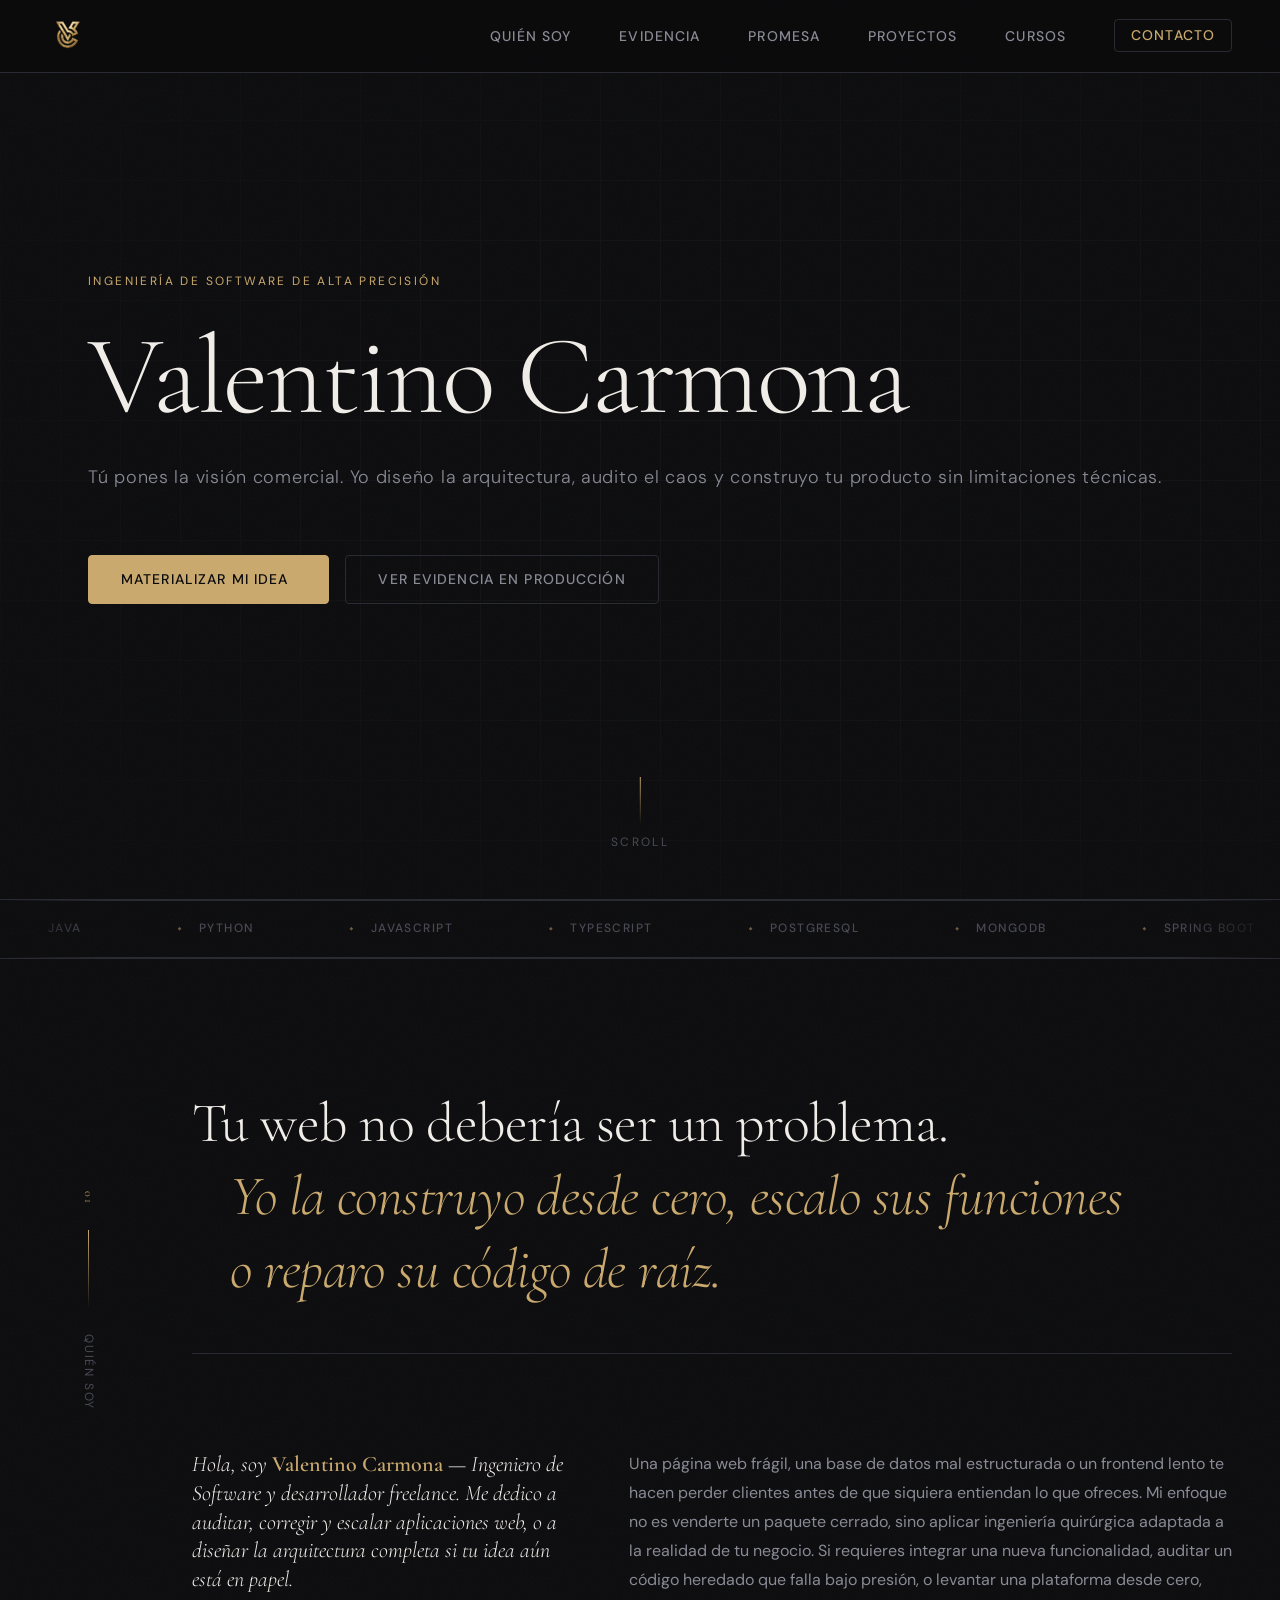
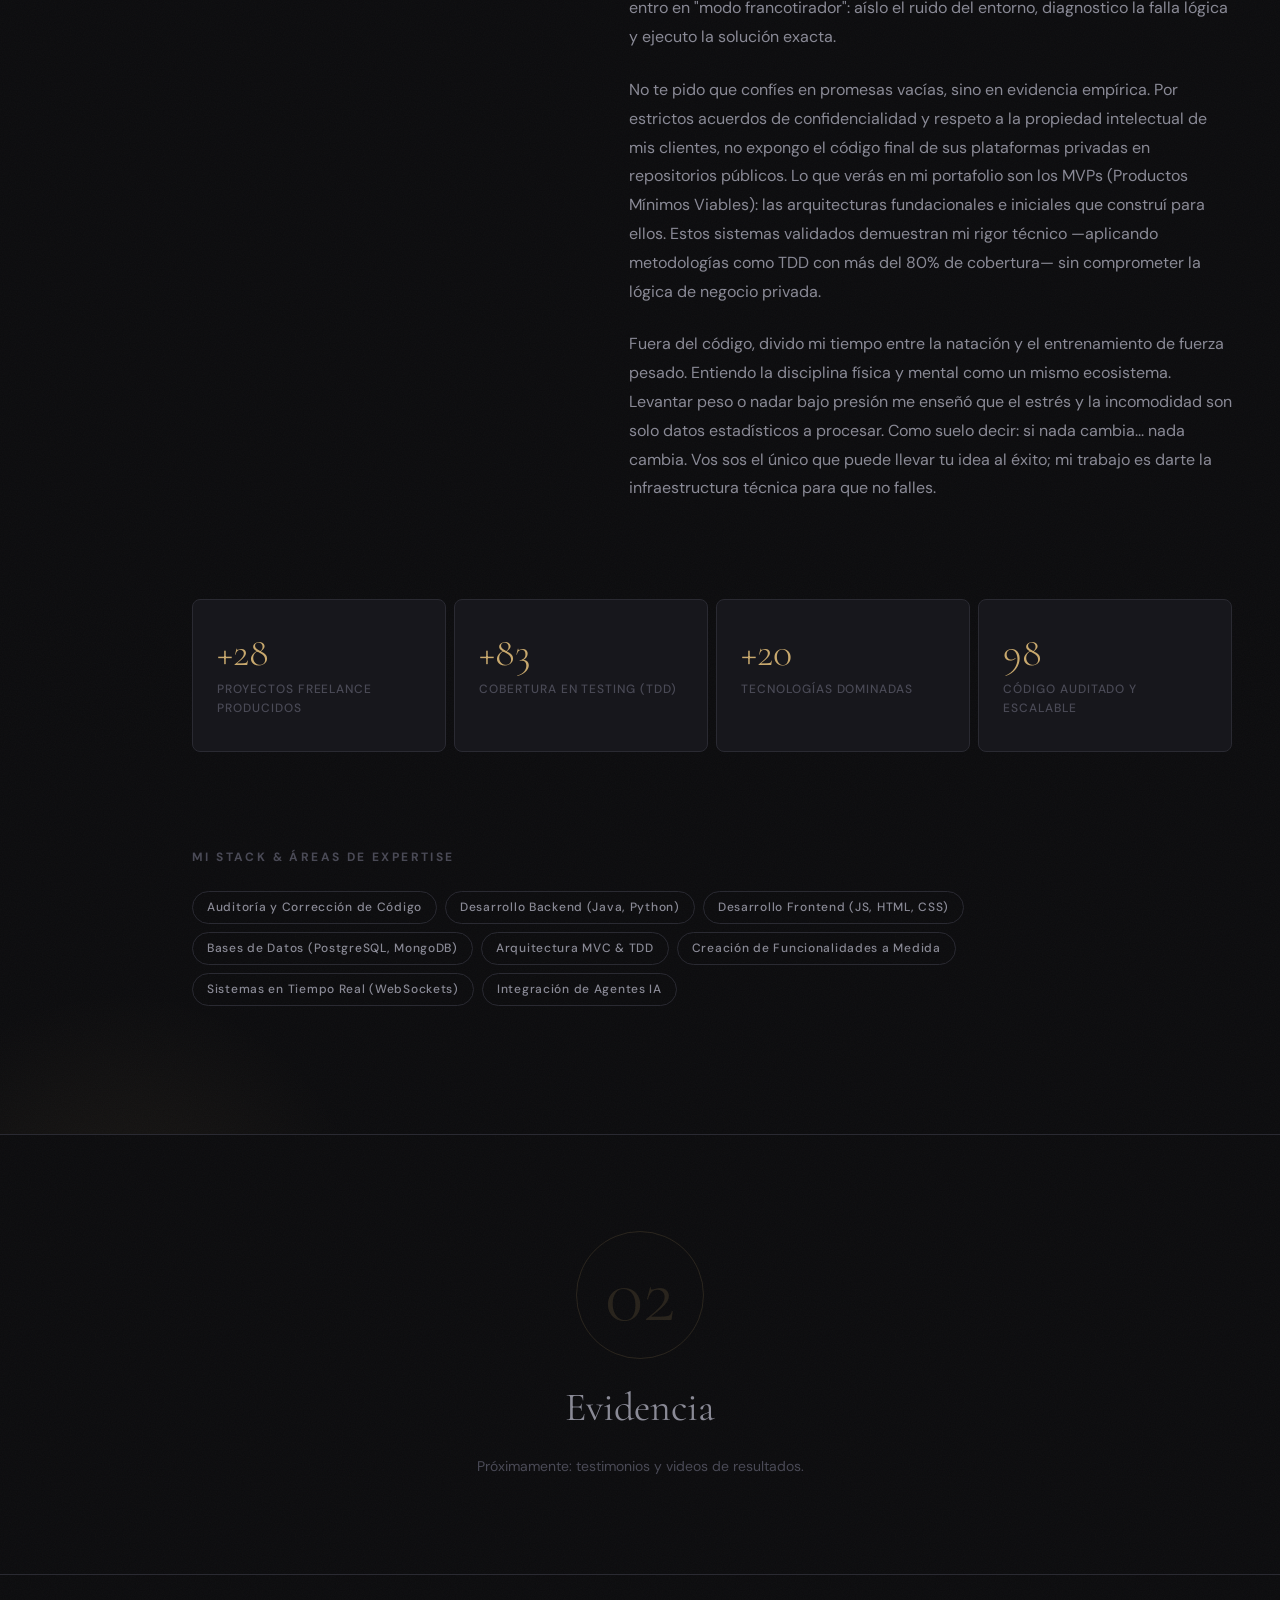
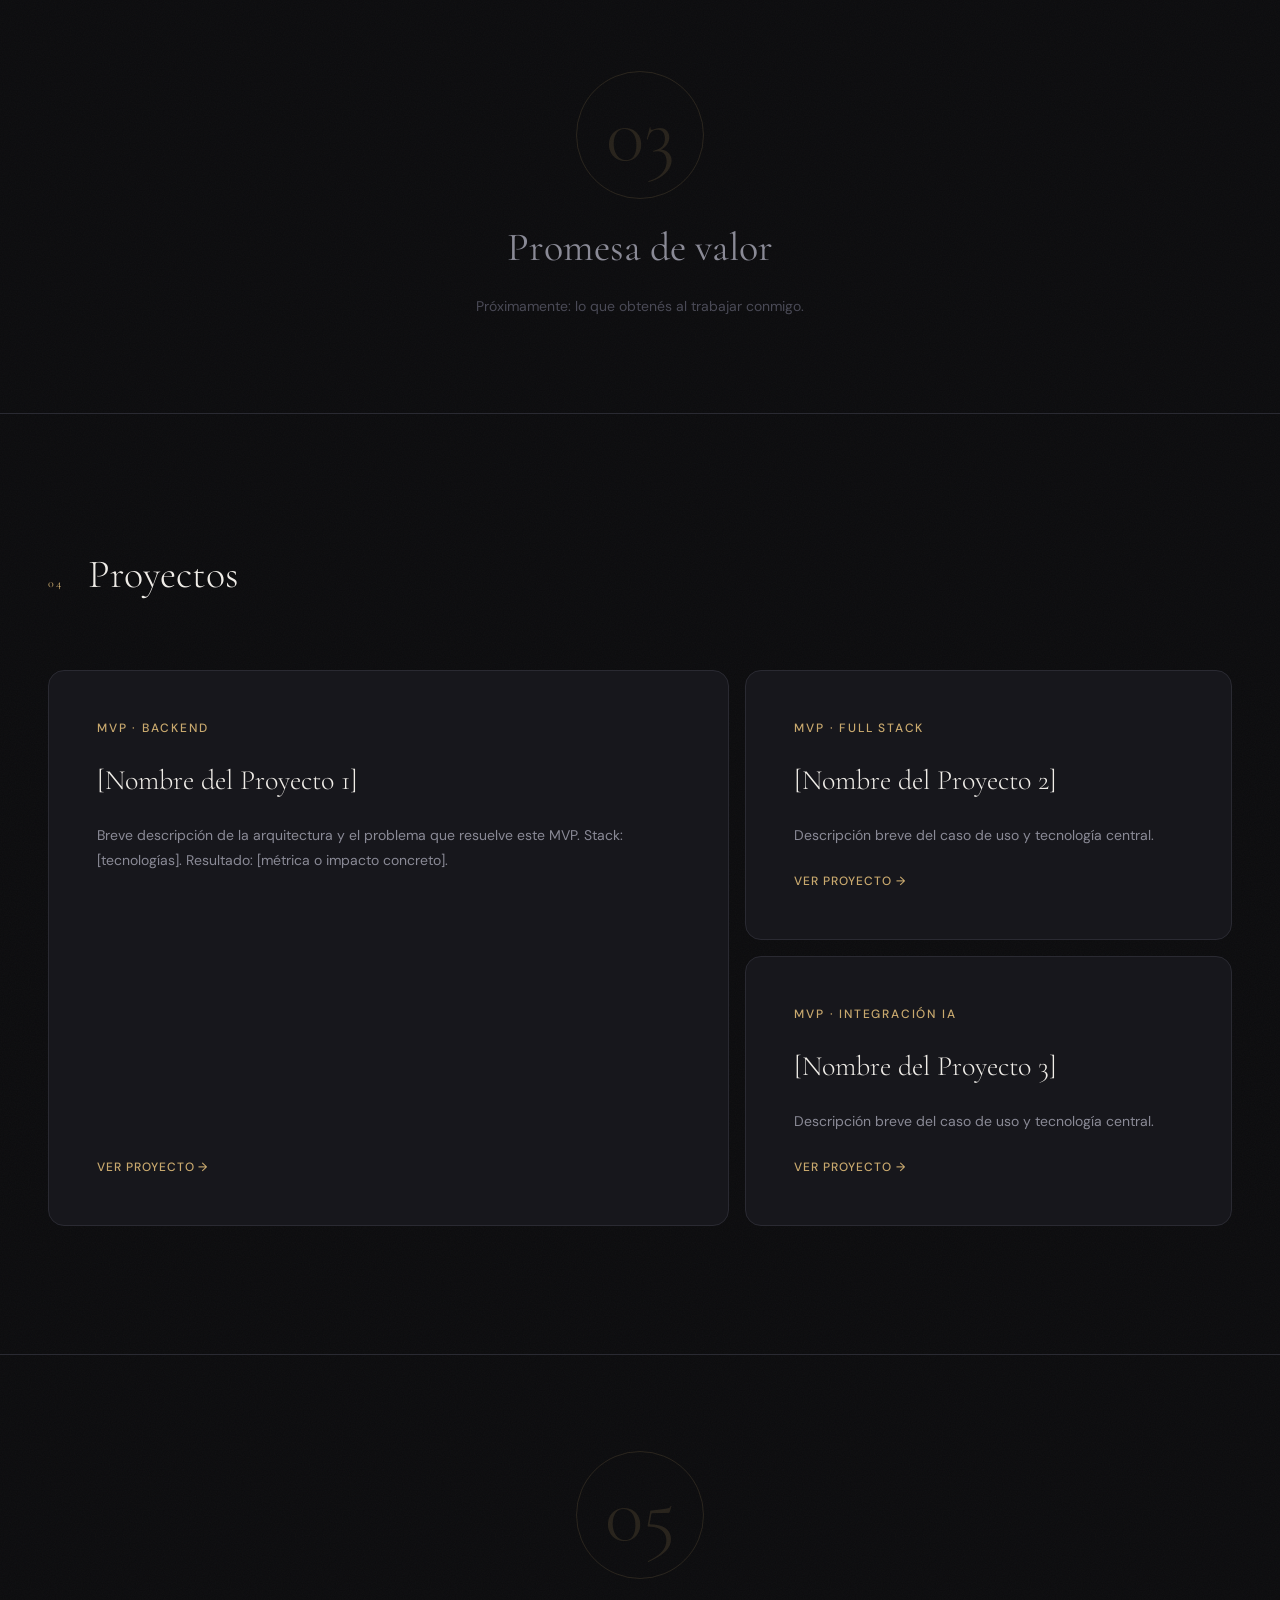
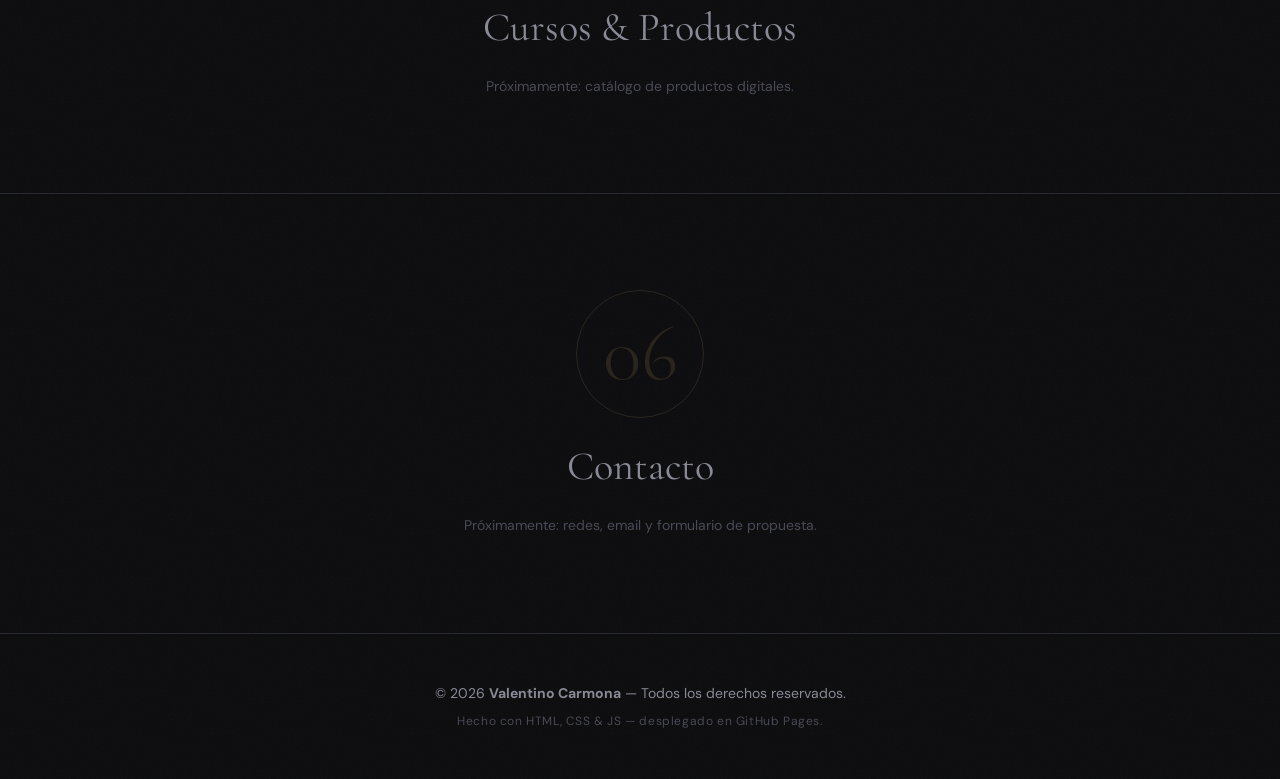
<file: index.html>
<!DOCTYPE html>
<html lang="es">

<head>
  <meta charset="UTF-8" />
  <meta name="viewport" content="width=device-width, initial-scale=1.0" />
  <meta name="description"
    content="Portfolio profesional — Desarrollador, creador de contenido y emprendedor digital. Conocé mis proyectos, cursos y servicios." />
  <meta name="robots" content="index, follow" />
  <meta property="og:title" content="Valentino Carmona — Portfolio Profesional" />
  <meta property="og:description" content="Desarrollador, creador de contenido y emprendedor digital." />
  <meta property="og:type" content="website" />
  <title>Valentino Carmona — Portfolio Profesional</title>

  <!-- Google Fonts: display + body pairing (no Inter/Roboto) -->
  <link rel="preconnect" href="https://fonts.googleapis.com" />
  <link rel="preconnect" href="https://fonts.gstatic.com" crossorigin />
  <link
    href="https://fonts.googleapis.com/css2?family=Cormorant+Garamond:ital,wght@0,300;0,400;0,600;1,300;1,400&family=DM+Sans:wght@300;400;500&display=swap"
    rel="stylesheet" />

  <link rel="stylesheet" href="css/tokens.css" />
  <link rel="stylesheet" href="css/main.css" />
  <link rel="stylesheet" href="css/nav.css" />
  <link rel="stylesheet" href="css/sobre-mi.css" />
  <link rel="stylesheet" href="css/stripe-patterns.css" />
</head>

<body>

  <!-- ═══════════════════════════════════════
       NAVEGACIÓN
  ═══════════════════════════════════════ -->
  <nav class="nav" id="nav" role="navigation" aria-label="Navegación principal">
    <a href="#inicio" class="nav__logo" aria-label="Ir al inicio">
      <img src="img/mi_logo.png" alt="VC" class="nav__logo-img" onerror="this.outerHTML='VC'" />
    </a>
    <button class="nav__toggle" id="nav-toggle" aria-label="Abrir menú" aria-expanded="false" aria-controls="nav-menu">
      <span class="nav__hamburger"></span>
    </button>
    <ul class="nav__menu" id="nav-menu" role="list">
      <li><a href="#sobre-mi" class="nav__link">Quién soy</a></li>
      <li><a href="#evidencia" class="nav__link">Evidencia</a></li>
      <li><a href="#promesa" class="nav__link">Promesa</a></li>
      <li><a href="#proyectos" class="nav__link">Proyectos</a></li>
      <li><a href="#productos" class="nav__link">Cursos</a></li>
      <li><a href="#contacto" class="nav__link nav__link--cta">Contacto</a></li>
    </ul>
  </nav>

  <main id="main-content">

    <!-- ═══════════════════════════════════════
         HERO / INICIO
    ═══════════════════════════════════════ -->
    <section id="inicio" class="hero" aria-label="Presentación principal">
      <!-- Patrón Stripe #2: fullbleed lines decorativas -->
      <div class="hero__fullbleed-line hero__fullbleed-line--top" aria-hidden="true"></div>
      <div class="hero__fullbleed-line hero__fullbleed-line--bottom" aria-hidden="true"></div>

      <div class="hero__bg-grid" aria-hidden="true"></div>
      <div class="hero__content">
        <p class="hero__eyebrow">Ingeniería de Software de Alta Precisión</p>

        <!-- Patrón Stripe #3: mix-blend-mode en título -->
        <div class="hero__name-wrapper">
          <h1 class="hero__name" id="hero-name">Valentino Carmona</h1>
        </div>

        <p class="hero__tagline">Tú pones la visión comercial. Yo diseño la arquitectura, audito el caos y construyo tu
          producto sin limitaciones técnicas.</p>
        <div class="hero__actions">
          <!-- Patrón Stripe #1: hover arrow en btn--primary -->
          <a href="#contacto" class="btn btn--primary" id="btn-hero-contacto">Materializar mi idea</a>
          <a href="#proyectos" class="btn btn--ghost" id="btn-hero-proyectos">Ver evidencia en producción</a>
        </div>
      </div>
      <div class="hero__scroll-hint" aria-hidden="true">
        <span class="hero__scroll-line"></span>
        <span class="hero__scroll-label">scroll</span>
      </div>
    </section>

    <!-- ═══════════════════════════════════════
         PATRÓN STRIPE #4 — Marquee de stack
         Carrusel infinito del stack tecnológico
         (inspirado en logo-carousel de Stripe)
    ═══════════════════════════════════════ -->
    <div class="stack-marquee" aria-label="Stack tecnológico" role="marquee">
      <div class="stack-marquee__track" aria-hidden="true">
        <!-- Lista duplicada para el loop infinito -->
        <span class="stack-marquee__item">Java</span>
        <span class="stack-marquee__item">Python</span>
        <span class="stack-marquee__item">JavaScript</span>
        <span class="stack-marquee__item">TypeScript</span>
        <span class="stack-marquee__item">PostgreSQL</span>
        <span class="stack-marquee__item">MongoDB</span>
        <span class="stack-marquee__item">Spring Boot</span>
        <span class="stack-marquee__item">React</span>
        <span class="stack-marquee__item">Node.js</span>
        <span class="stack-marquee__item">Docker</span>
        <span class="stack-marquee__item">TDD</span>
        <span class="stack-marquee__item">WebSockets</span>
        <span class="stack-marquee__item">REST APIs</span>
        <span class="stack-marquee__item">Git</span>
        <span class="stack-marquee__item">Agentes IA</span>
        <!-- Duplicado para el loop sin cortes visibles -->
        <span class="stack-marquee__item">Java</span>
        <span class="stack-marquee__item">Python</span>
        <span class="stack-marquee__item">JavaScript</span>
        <span class="stack-marquee__item">TypeScript</span>
        <span class="stack-marquee__item">PostgreSQL</span>
        <span class="stack-marquee__item">MongoDB</span>
        <span class="stack-marquee__item">Spring Boot</span>
        <span class="stack-marquee__item">React</span>
        <span class="stack-marquee__item">Node.js</span>
        <span class="stack-marquee__item">Docker</span>
        <span class="stack-marquee__item">TDD</span>
        <span class="stack-marquee__item">WebSockets</span>
        <span class="stack-marquee__item">REST APIs</span>
        <span class="stack-marquee__item">Git</span>
        <span class="stack-marquee__item">Agentes IA</span>
      </div>
    </div>

    <!-- ═══════════════════════════════════════
         QUIÉN SOY  (HU03 / CP03)
    ═══════════════════════════════════════ -->
    <section id="sobre-mi" class="sobre-mi" aria-labelledby="sobre-mi-titulo">
      <div class="sobre-mi__inner">

        <aside class="sobre-mi__sidebar" aria-hidden="true">
          <div class="sobre-mi__number">01</div>
          <div class="sobre-mi__rule"></div>
          <div class="sobre-mi__tag">Quién soy</div>
        </aside>

        <div class="sobre-mi__content">

          <div class="sobre-mi__intro-block">
            <h2 id="sobre-mi-titulo" class="sobre-mi__headline">
              Tu web no debería ser un problema.<br />
              <em>Yo la construyo desde cero, escalo sus funciones<br />o reparo su código de raíz.</em>
            </h2>
          </div>

          <div class="sobre-mi__bio">
            <div class="sobre-mi__bio-col sobre-mi__bio-col--lead">
              <p class="sobre-mi__lead-text">
                Hola, soy <strong>Valentino Carmona</strong> — Ingeniero de Software y desarrollador freelance.
                Me dedico a auditar, corregir y escalar aplicaciones web, o a diseñar la arquitectura completa si tu
                idea aún está en papel.
              </p>
            </div>

            <div class="sobre-mi__bio-col sobre-mi__bio-col--body">
              <p>
                Una página web frágil, una base de datos mal estructurada o un frontend lento te hacen perder clientes
                antes de que siquiera entiendan lo que ofreces. Mi enfoque no es venderte un paquete cerrado, sino
                aplicar ingeniería quirúrgica adaptada a la realidad de tu negocio. Si requieres integrar una nueva
                funcionalidad, auditar un código heredado que falla bajo presión, o levantar una plataforma desde cero,
                entro en "modo francotirador": aíslo el ruido del entorno, diagnostico la falla lógica y ejecuto la
                solución exacta.
              </p>

              <p>
                No te pido que confíes en promesas vacías, sino en evidencia empírica. Por estrictos acuerdos de
                confidencialidad y respeto a la propiedad intelectual de mis clientes, no expongo el código final de sus
                plataformas privadas en repositorios públicos. Lo que verás en mi portafolio son los MVPs (Productos
                Mínimos Viables): las arquitecturas fundacionales e iniciales que construí para ellos. Estos sistemas
                validados demuestran mi rigor técnico —aplicando metodologías como TDD con más del 80% de cobertura— sin
                comprometer la lógica de negocio privada.
              </p>

              <p>
                Fuera del código, divido mi tiempo entre la natación y el entrenamiento de fuerza pesado. Entiendo la
                disciplina física y mental como un mismo ecosistema. Levantar peso o nadar bajo presión me enseñó que el
                estrés y la incomodidad son solo datos estadísticos a procesar. Como suelo decir: si nada cambia... nada
                cambia. Vos sos el único que puede llevar tu idea al éxito; mi trabajo es darte la infraestructura
                técnica para que no falles.
              </p>
            </div>
          </div>

          <div class="sobre-mi__stats" role="list" aria-label="Logros destacados">
            <div class="sobre-mi__stat" role="listitem">
              <span class="sobre-mi__stat-number" data-target="29">+29</span>
              <span class="sobre-mi__stat-label">Proyectos Freelance Producidos</span>
            </div>
            <div class="sobre-mi__stat" role="listitem">
              <span class="sobre-mi__stat-number" data-target="85">+85%</span>
              <span class="sobre-mi__stat-label">Cobertura en Testing (TDD)</span>
            </div>
            <div class="sobre-mi__stat" role="listitem">
              <span class="sobre-mi__stat-number" data-target="20">+20</span>
              <span class="sobre-mi__stat-label">Tecnologías Dominadas</span>
            </div>
            <div class="sobre-mi__stat" role="listitem">
              <span class="sobre-mi__stat-number" data-target="100">100%</span>
              <span class="sobre-mi__stat-label">Código Auditado y Escalable</span>
            </div>
          </div>

          <div class="sobre-mi__skills" aria-label="Habilidades y tecnologías">
            <h3 class="sobre-mi__skills-title">Mi stack &amp; áreas de expertise</h3>
            <div class="sobre-mi__skills-grid" role="list">
              <span class="skill-tag" role="listitem">Auditoría y Corrección de Código</span>
              <span class="skill-tag" role="listitem">Desarrollo Backend (Java, Python)</span>
              <span class="skill-tag" role="listitem">Desarrollo Frontend (JS, HTML, CSS)</span>
              <span class="skill-tag" role="listitem">Bases de Datos (PostgreSQL, MongoDB)</span>
              <span class="skill-tag" role="listitem">Arquitectura MVC & TDD</span>
              <span class="skill-tag" role="listitem">Creación de Funcionalidades a Medida</span>
              <span class="skill-tag" role="listitem">Sistemas en Tiempo Real (WebSockets)</span>
              <span class="skill-tag" role="listitem">Integración de Agentes IA</span>
            </div>
          </div>

        </div>
      </div>
    </section>


    <!-- ═══════════════════════════════════════
         SECCIONES FUTURAS (placeholders)
    ═══════════════════════════════════════ -->

    <section id="evidencia" class="section-placeholder" aria-labelledby="evidencia-titulo">
      <div class="placeholder__inner">
        <span class="placeholder__number">02</span>
        <h2 id="evidencia-titulo" class="placeholder__title">Evidencia</h2>
        <p class="placeholder__desc">Próximamente: testimonios y videos de resultados.</p>
      </div>
    </section>

    <section id="promesa" class="section-placeholder" aria-labelledby="promesa-titulo">
      <div class="placeholder__inner">
        <span class="placeholder__number">03</span>
        <h2 id="promesa-titulo" class="placeholder__title">Promesa de valor</h2>
        <p class="placeholder__desc">Próximamente: lo que obtenés al trabajar conmigo.</p>
      </div>
    </section>

    <!-- ═══════════════════════════════════════
         PATRÓN STRIPE #5/6/7 — Bento Grid
         (HU01 / HU02 / CP01 / CP02)
         Bento 7fr+5fr, scroll-snap mobile,
         pagination dots CSS
    ═══════════════════════════════════════ -->
    <section id="proyectos" class="bento-section" aria-labelledby="proyectos-titulo">
      <div class="bento-section__header">
        <span class="bento-section__number">04</span>
        <h2 id="proyectos-titulo" class="bento-section__title">Proyectos</h2>
      </div>

      <div class="bento-grid" id="bento-grid" role="list">

        <!-- Card principal (span 2 filas) -->
        <article class="bento-card bento-card--main" role="listitem">
          <div class="bento-card__orb bento-card__orb--accent" aria-hidden="true"></div>
          <div class="bento-card__body">
            <span class="bento-card__tag">MVP · Backend</span>
            <h3 class="bento-card__title">[Nombre del Proyecto 1]</h3>
            <p class="bento-card__desc">
              Breve descripción de la arquitectura y el problema que resuelve este MVP.
              Stack: [tecnologías]. Resultado: [métrica o impacto concreto].
            </p>
            <!-- HU02/CP02: target="_blank" + rel seguro -->
            <a href="#" target="_blank" rel="noopener noreferrer" class="bento-card__link"
              aria-label="Ver Proyecto 1 en nueva pestaña">
              Ver proyecto →
            </a>
          </div>
        </article>

        <!-- Card superior derecha -->
        <article class="bento-card bento-card--top-right" role="listitem">
          <div class="bento-card__orb bento-card__orb--accent" aria-hidden="true"></div>
          <div class="bento-card__body">
            <span class="bento-card__tag">MVP · Full Stack</span>
            <h3 class="bento-card__title">[Nombre del Proyecto 2]</h3>
            <p class="bento-card__desc">
              Descripción breve del caso de uso y tecnología central.
            </p>
            <a href="#" target="_blank" rel="noopener noreferrer" class="bento-card__link"
              aria-label="Ver Proyecto 2 en nueva pestaña">
              Ver proyecto →
            </a>
          </div>
        </article>

        <!-- Card inferior derecha -->
        <article class="bento-card bento-card--bot-right" role="listitem">
          <div class="bento-card__orb bento-card__orb--accent" aria-hidden="true"></div>
          <div class="bento-card__body">
            <span class="bento-card__tag">MVP · Integración IA</span>
            <h3 class="bento-card__title">[Nombre del Proyecto 3]</h3>
            <p class="bento-card__desc">
              Descripción breve del caso de uso y tecnología central.
            </p>
            <a href="#" target="_blank" rel="noopener noreferrer" class="bento-card__link"
              aria-label="Ver Proyecto 3 en nueva pestaña">
              Ver proyecto →
            </a>
          </div>
        </article>

      </div>

      <!-- Paginación dots (solo mobile, Patrón Stripe carousel-pagination) -->
      <div class="bento-pagination" aria-label="Navegación de proyectos" role="tablist" id="bento-pagination">
        <button class="bento-pagination__dot bento-pagination__dot--active" aria-label="Proyecto 1" role="tab"></button>
        <button class="bento-pagination__dot" aria-label="Proyecto 2" role="tab"></button>
        <button class="bento-pagination__dot" aria-label="Proyecto 3" role="tab"></button>
      </div>

      <p class="bento-section__scroll-hint" aria-hidden="true">Deslizá para ver más</p>

    </section>

    <section id="productos" class="section-placeholder" aria-labelledby="productos-titulo">
      <div class="placeholder__inner">
        <span class="placeholder__number">05</span>
        <h2 id="productos-titulo" class="placeholder__title">Cursos &amp; Productos</h2>
        <p class="placeholder__desc">Próximamente: catálogo de productos digitales.</p>
      </div>
    </section>

    <section id="contacto" class="section-placeholder" aria-labelledby="contacto-titulo">
      <div class="placeholder__inner">
        <span class="placeholder__number">06</span>
        <h2 id="contacto-titulo" class="placeholder__title">Contacto</h2>
        <p class="placeholder__desc">Próximamente: redes, email y formulario de propuesta.</p>
      </div>
    </section>

  </main>

  <!-- ═══════════════════════════════════════
       FOOTER
  ═══════════════════════════════════════ -->
  <footer class="footer" role="contentinfo">
    <p class="footer__copy">
      &copy; <span id="footer-year"></span> <strong>Valentino Carmona</strong> — Todos los derechos reservados.
    </p>
    <p class="footer__made">
      Hecho con HTML, CSS &amp; JS — desplegado en GitHub Pages.
    </p>
  </footer>

  <script src="js/main.js"></script>
</body>

</html>
</file>
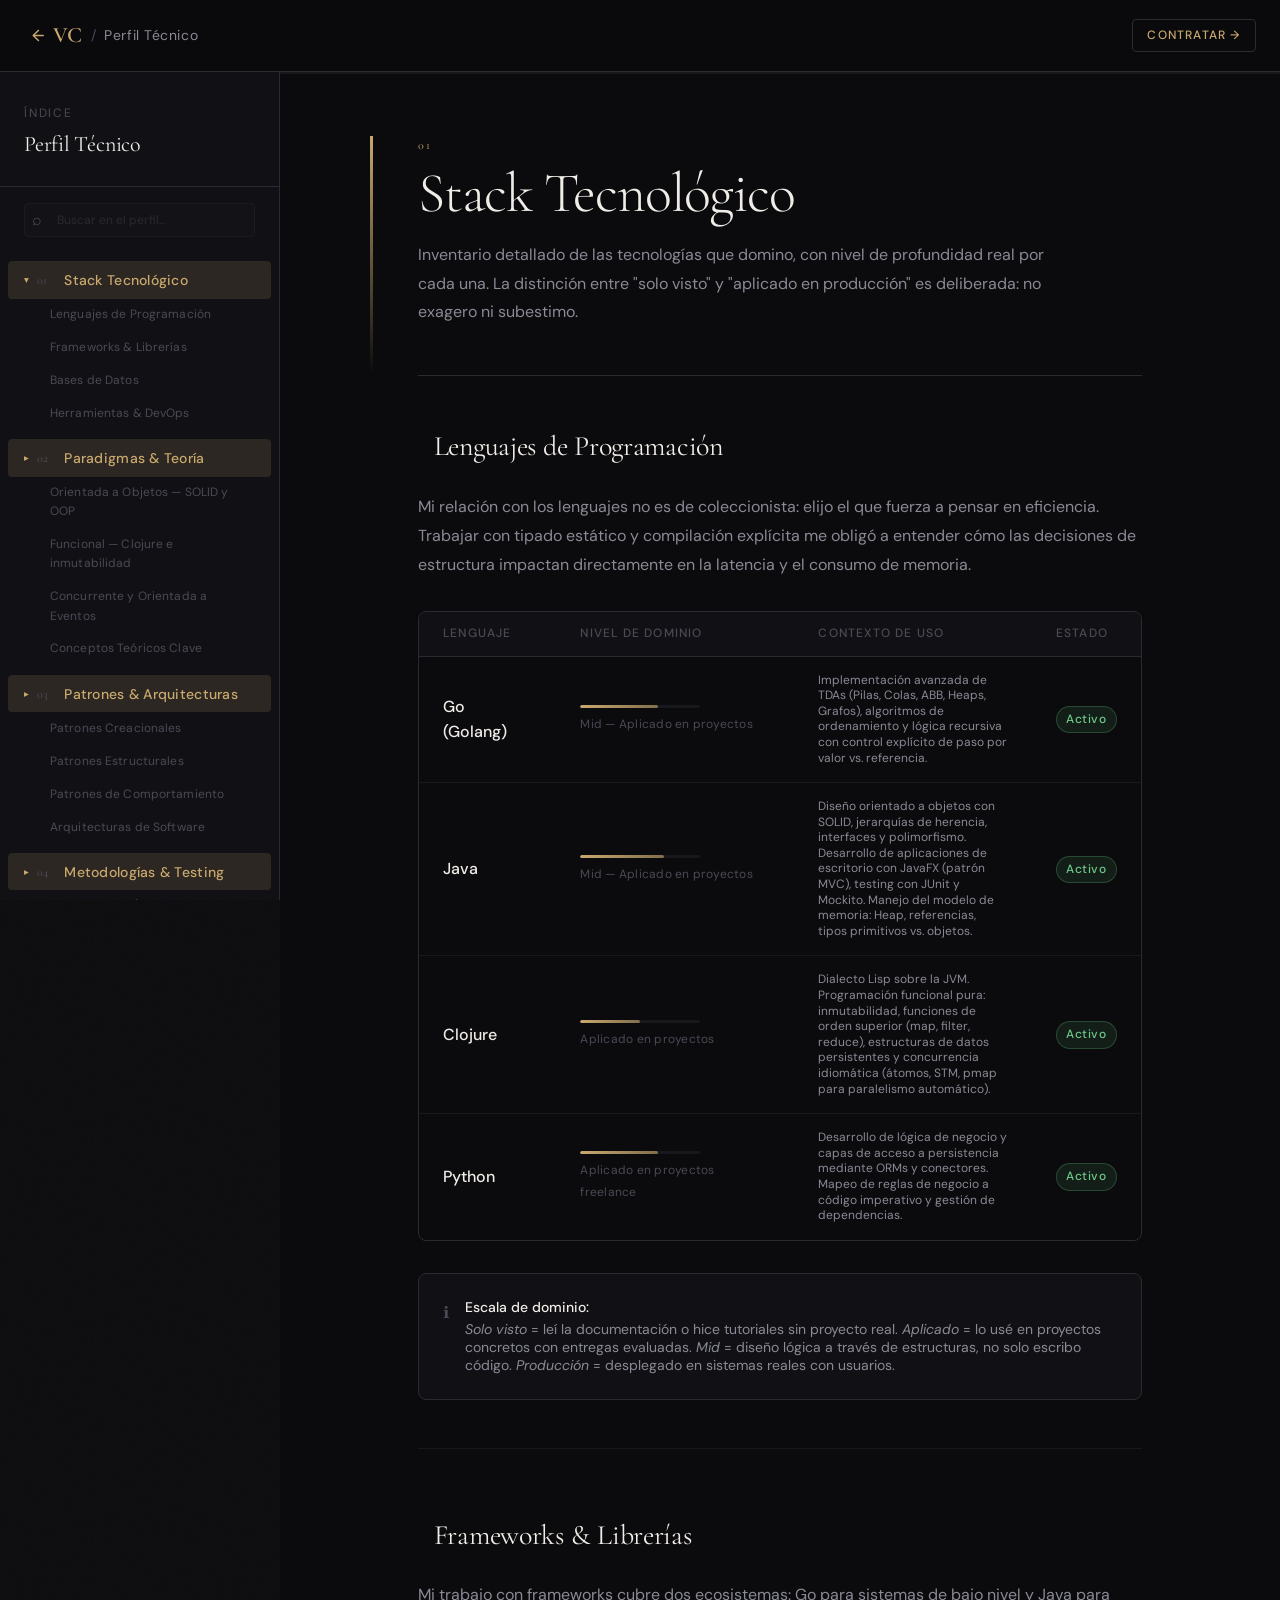
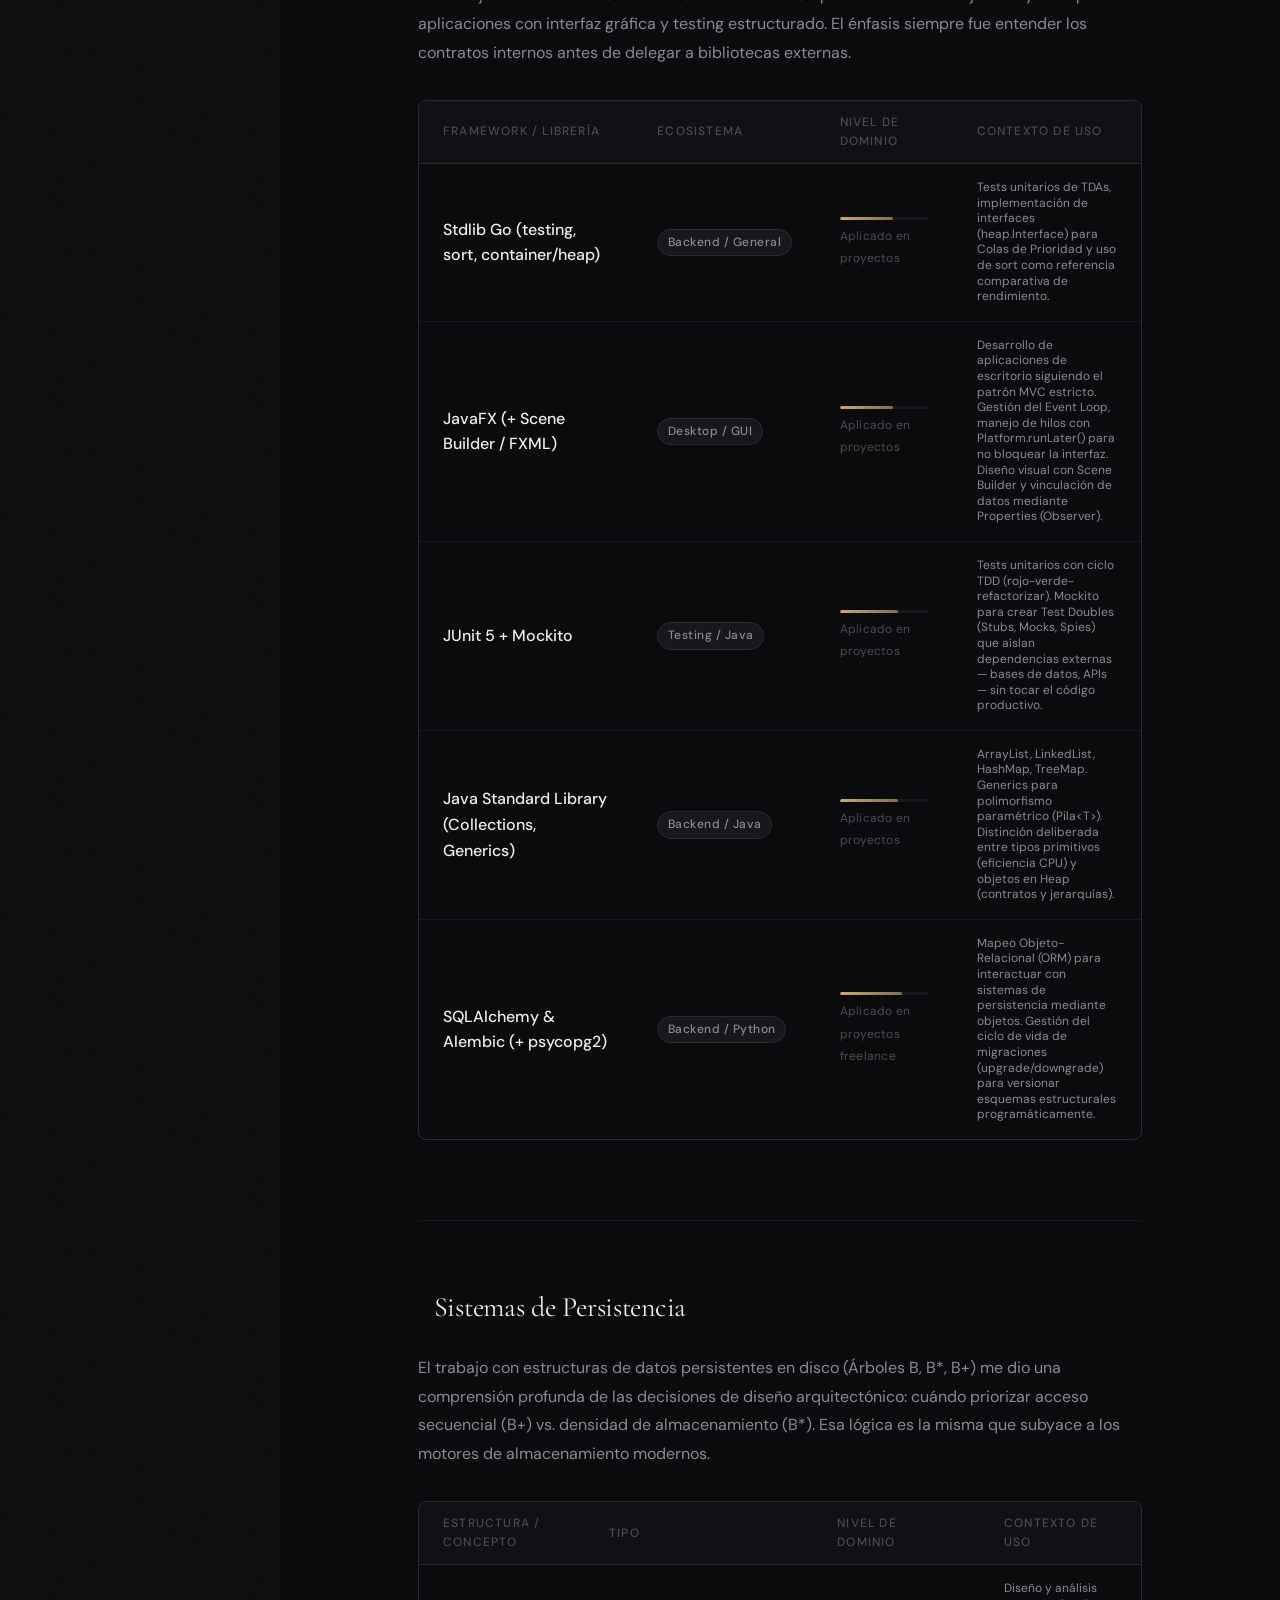
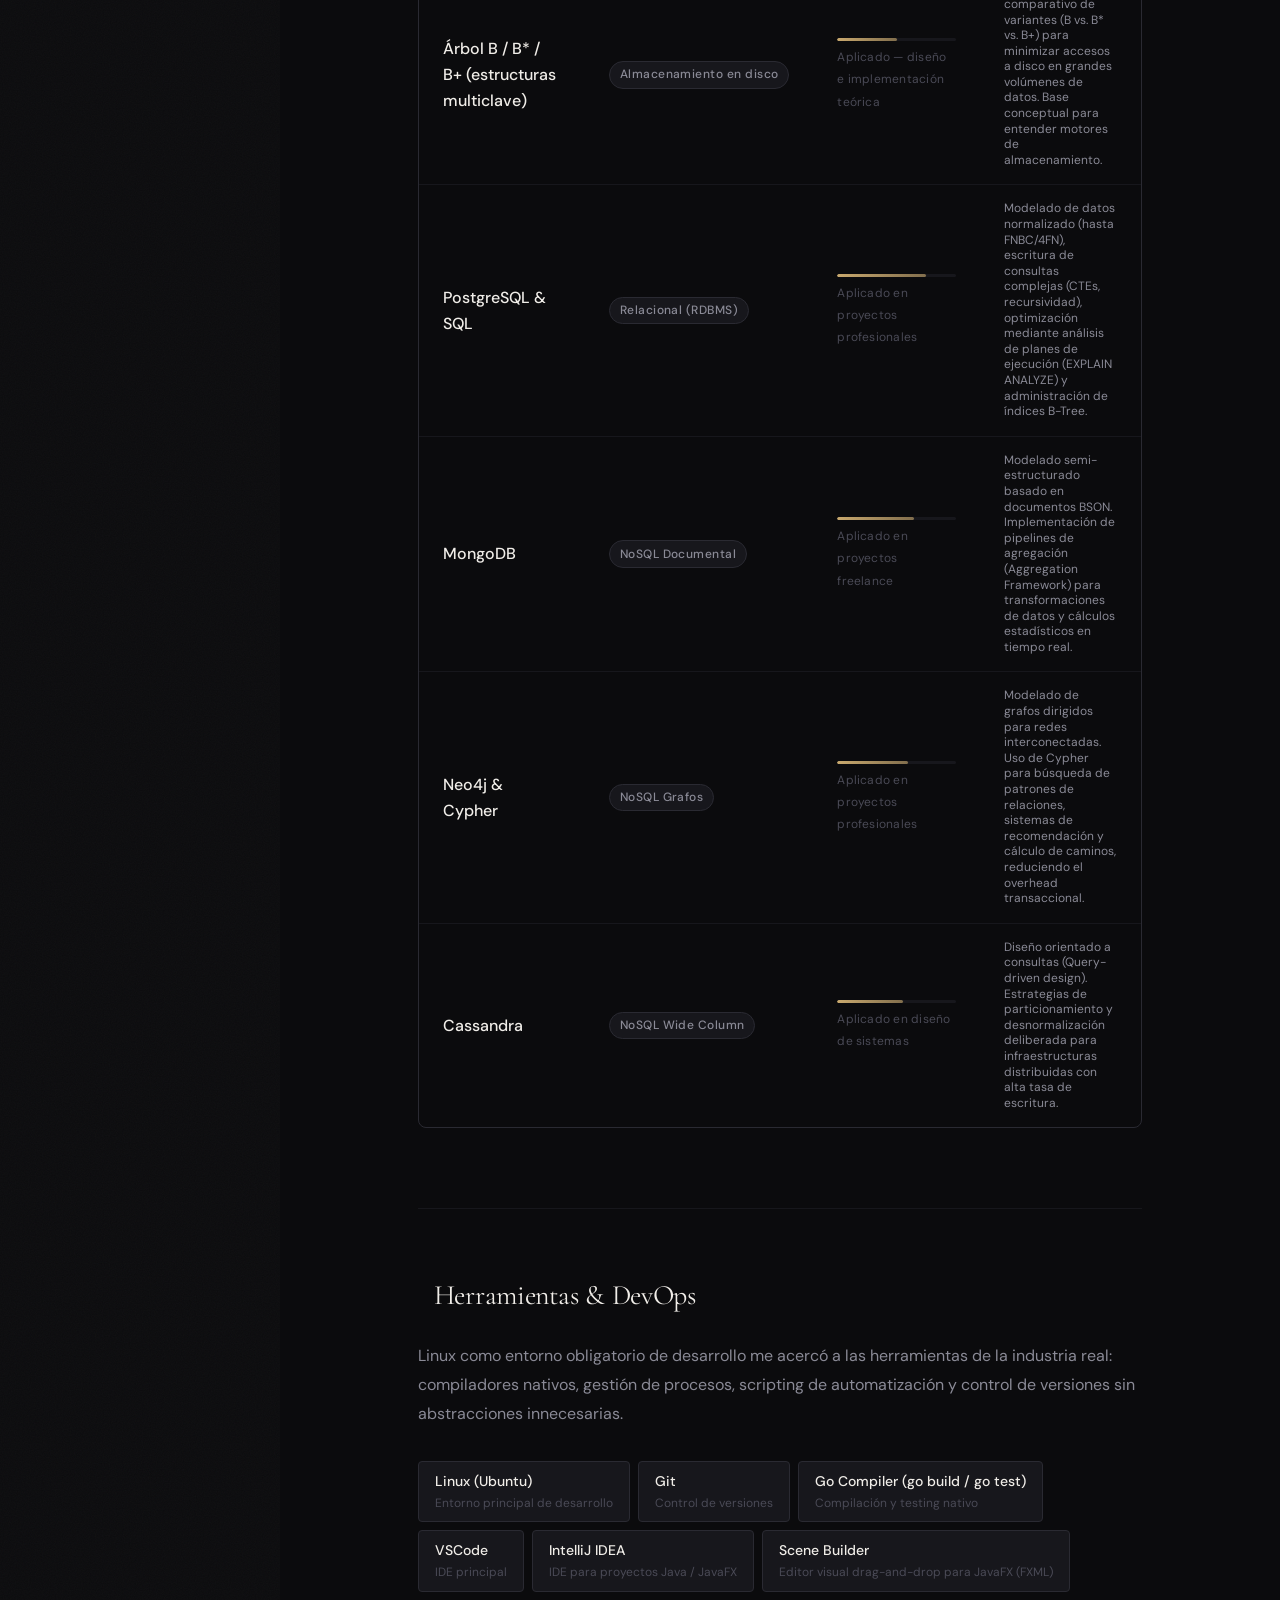
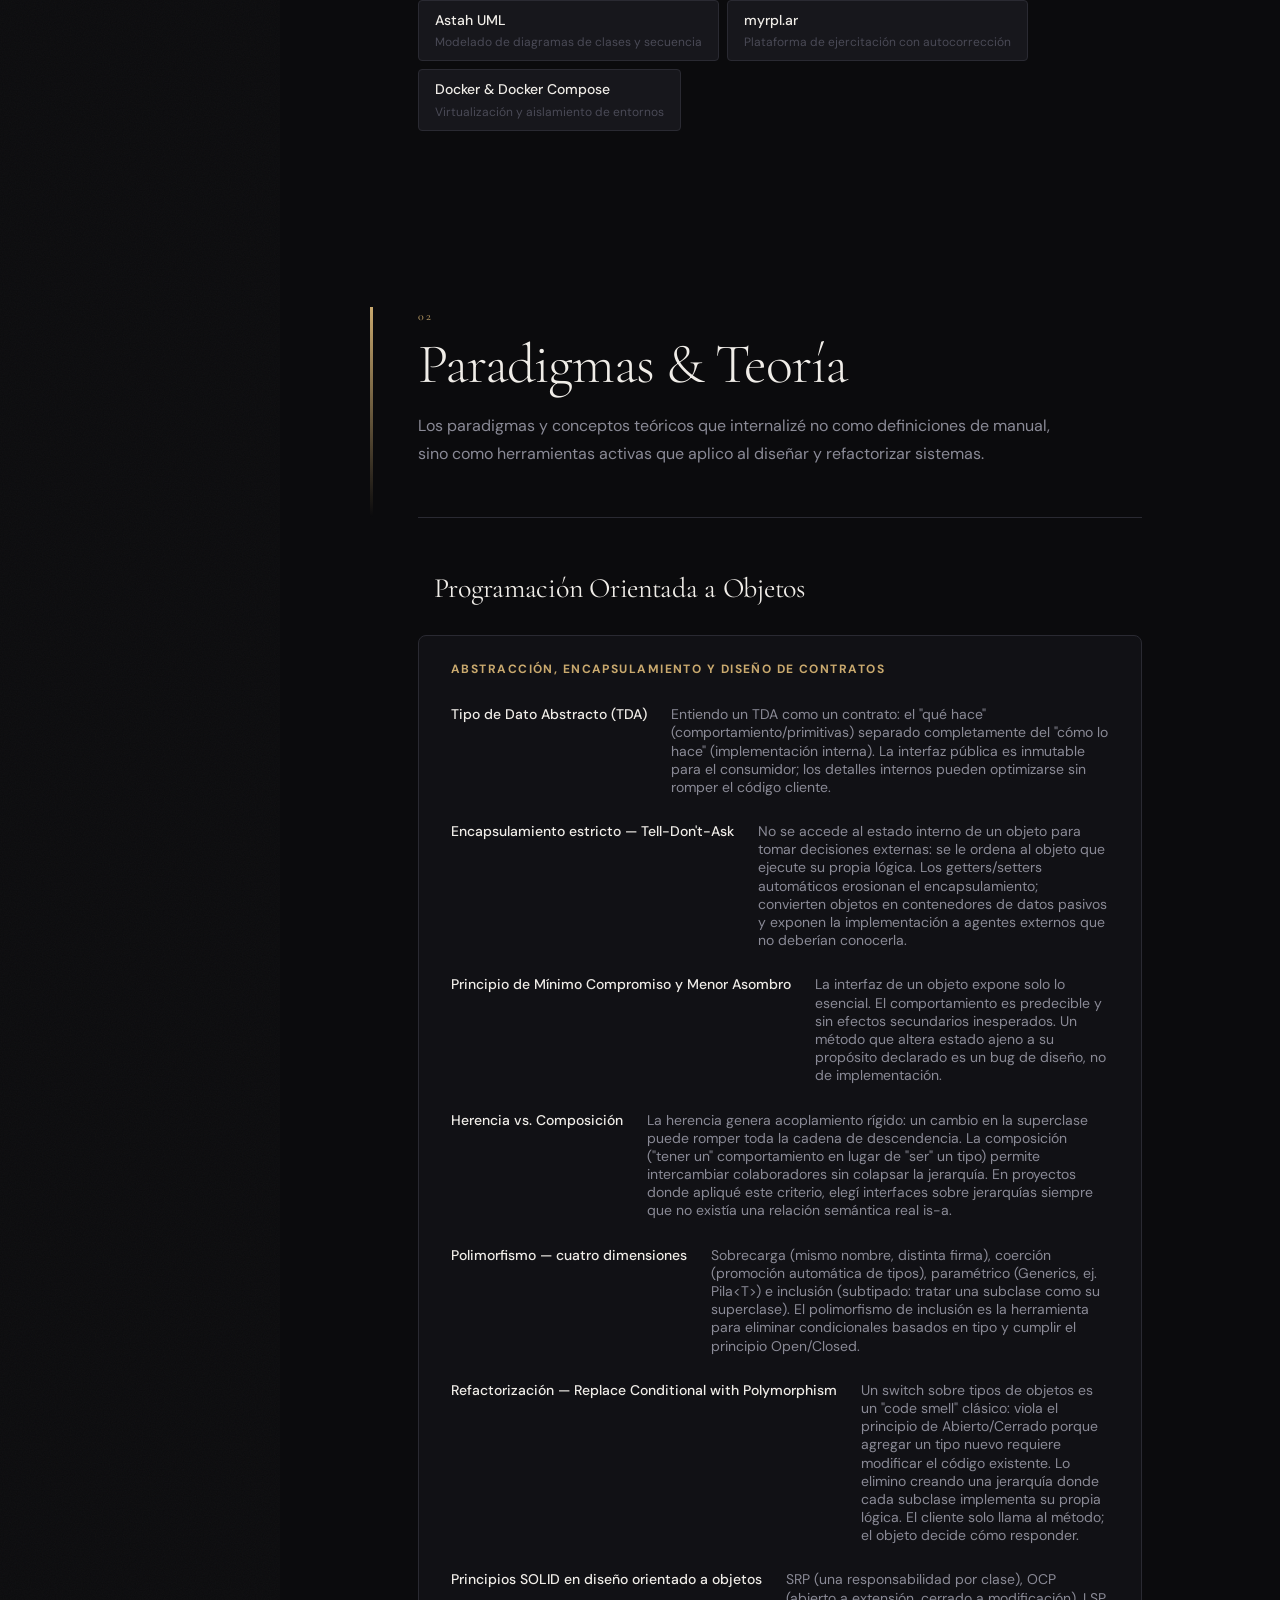
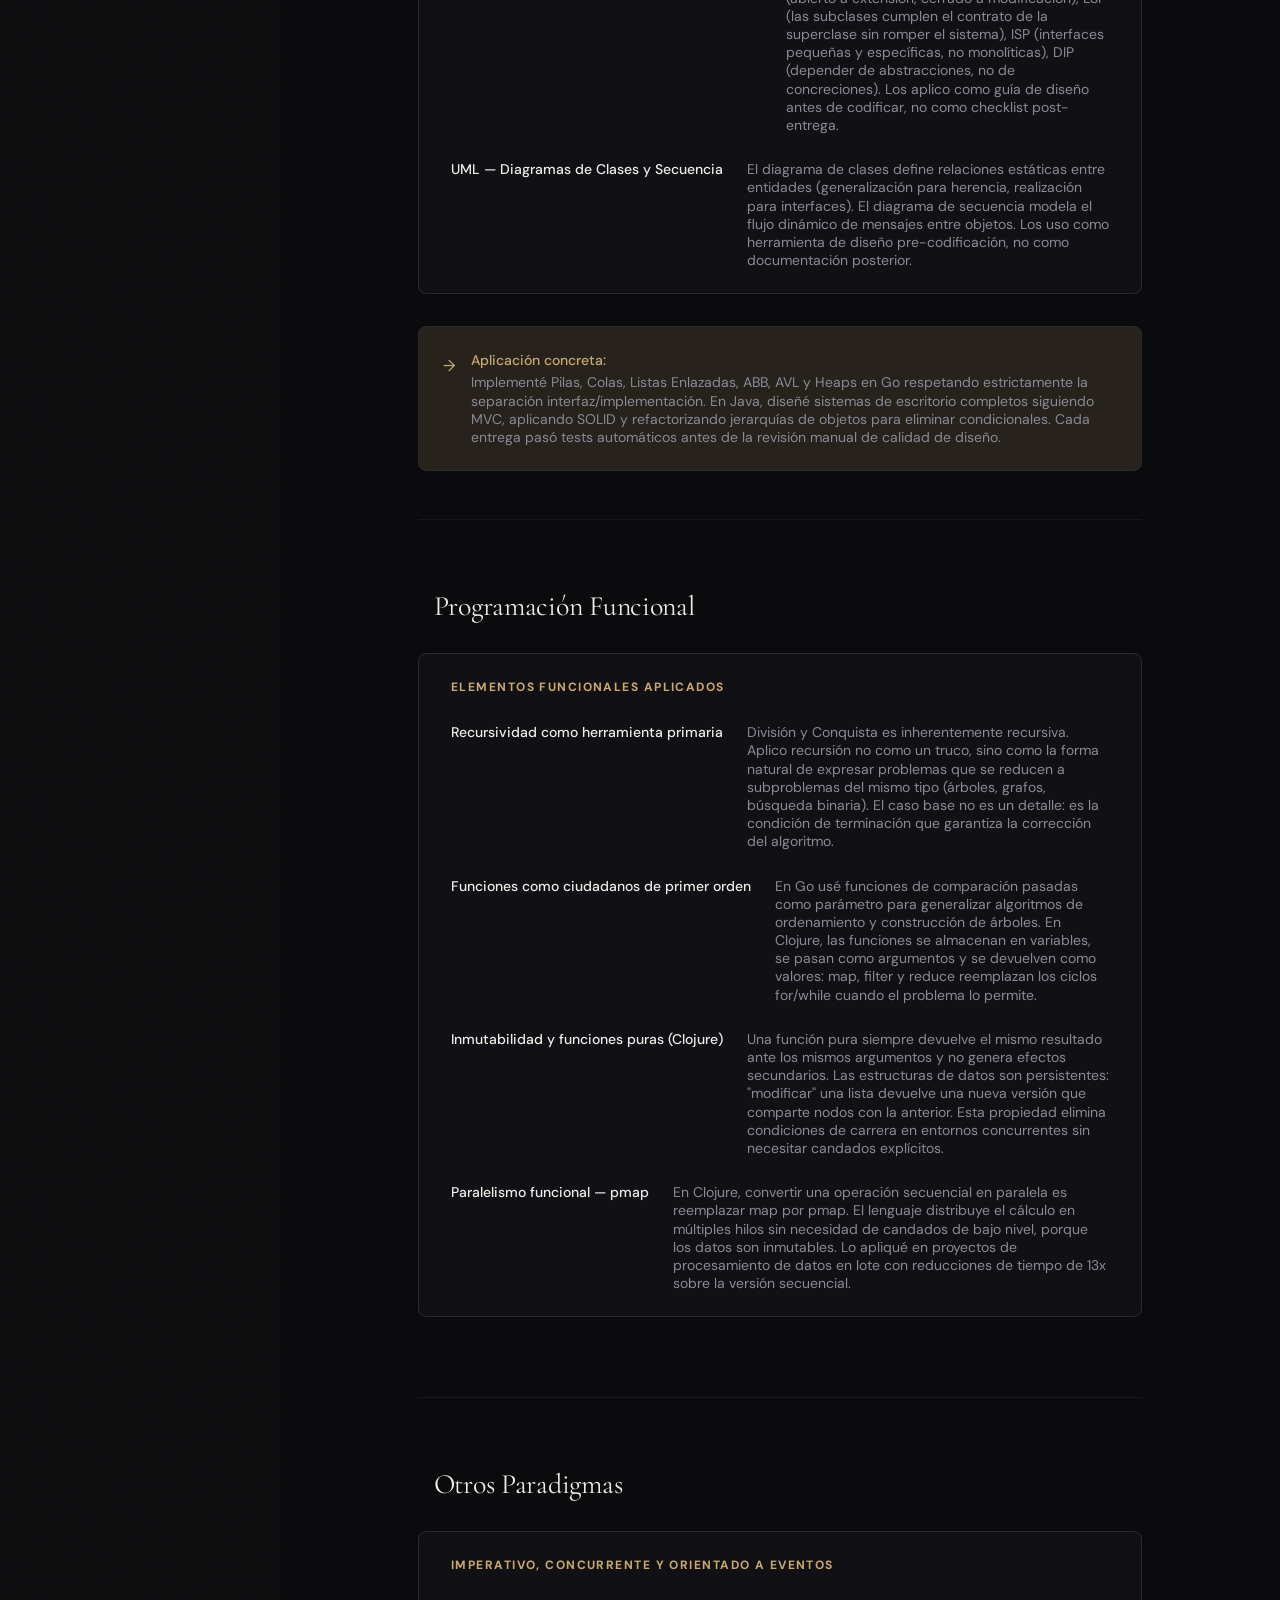
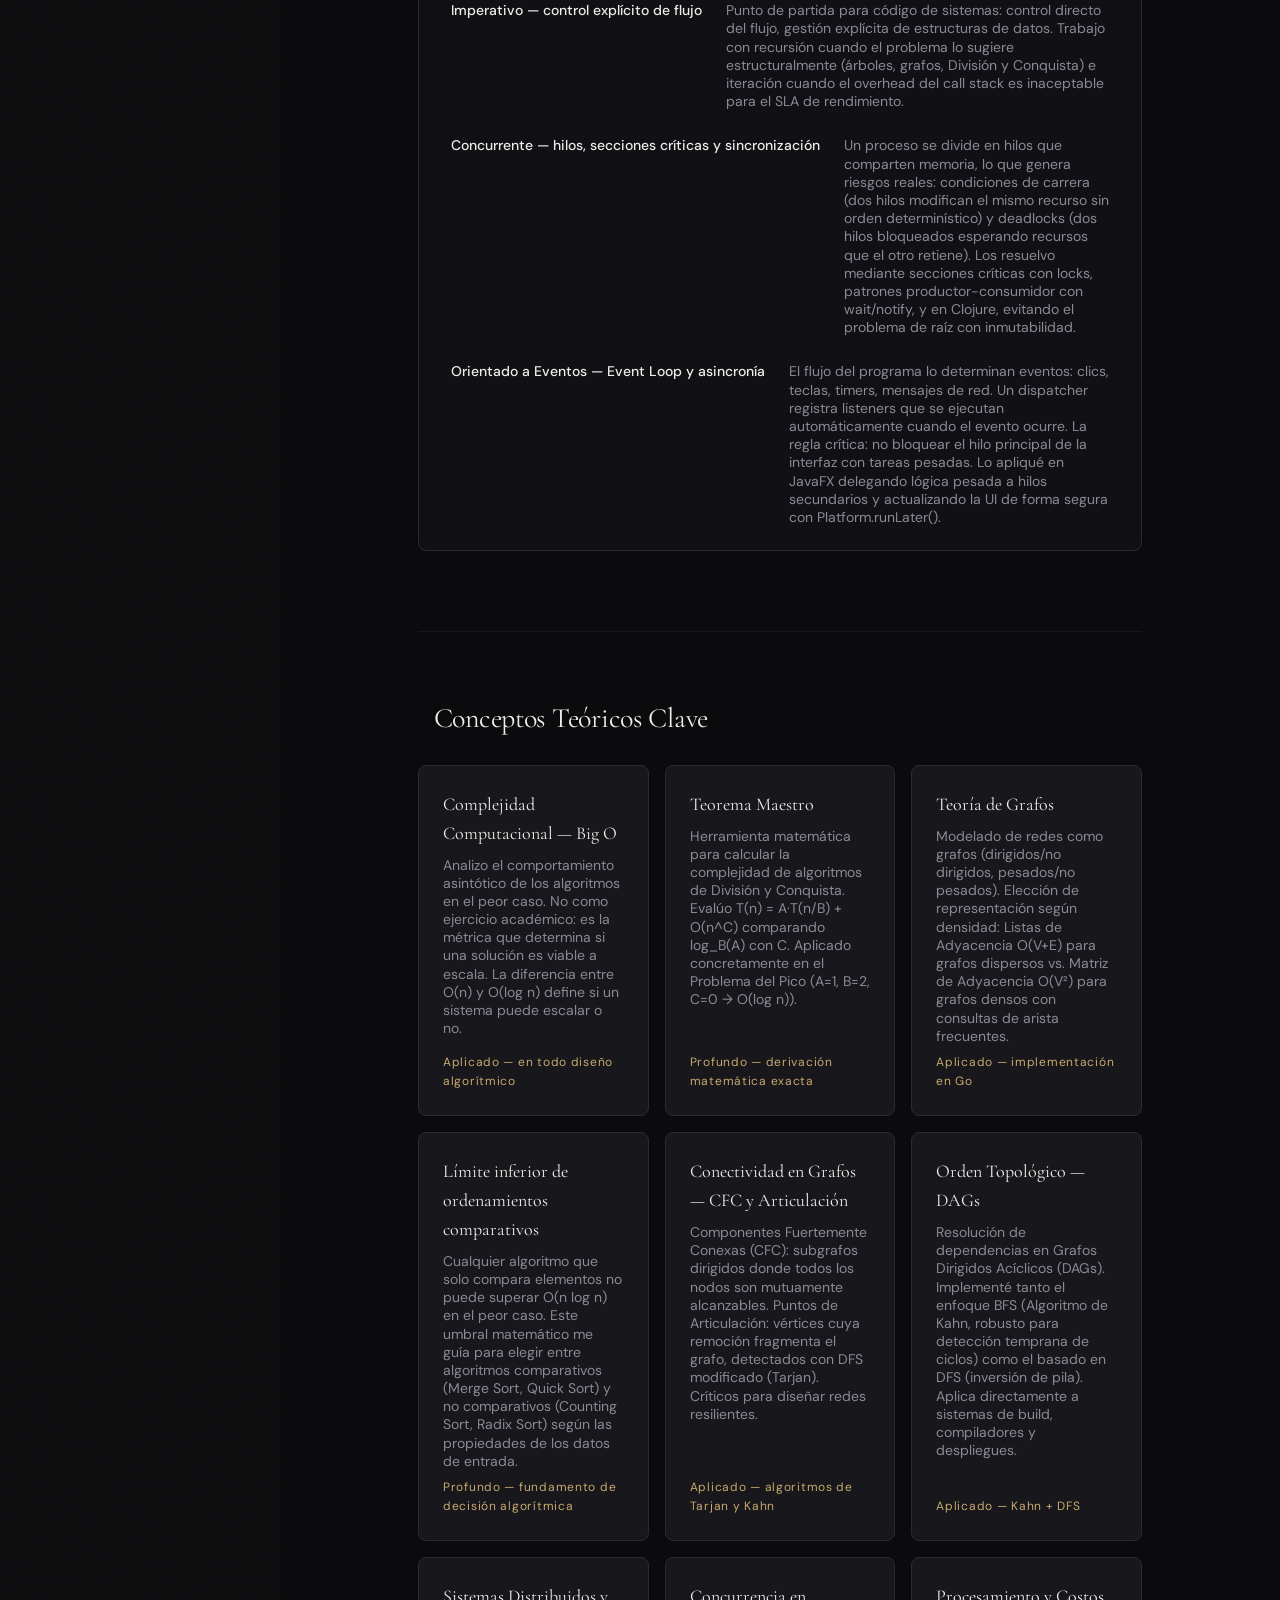
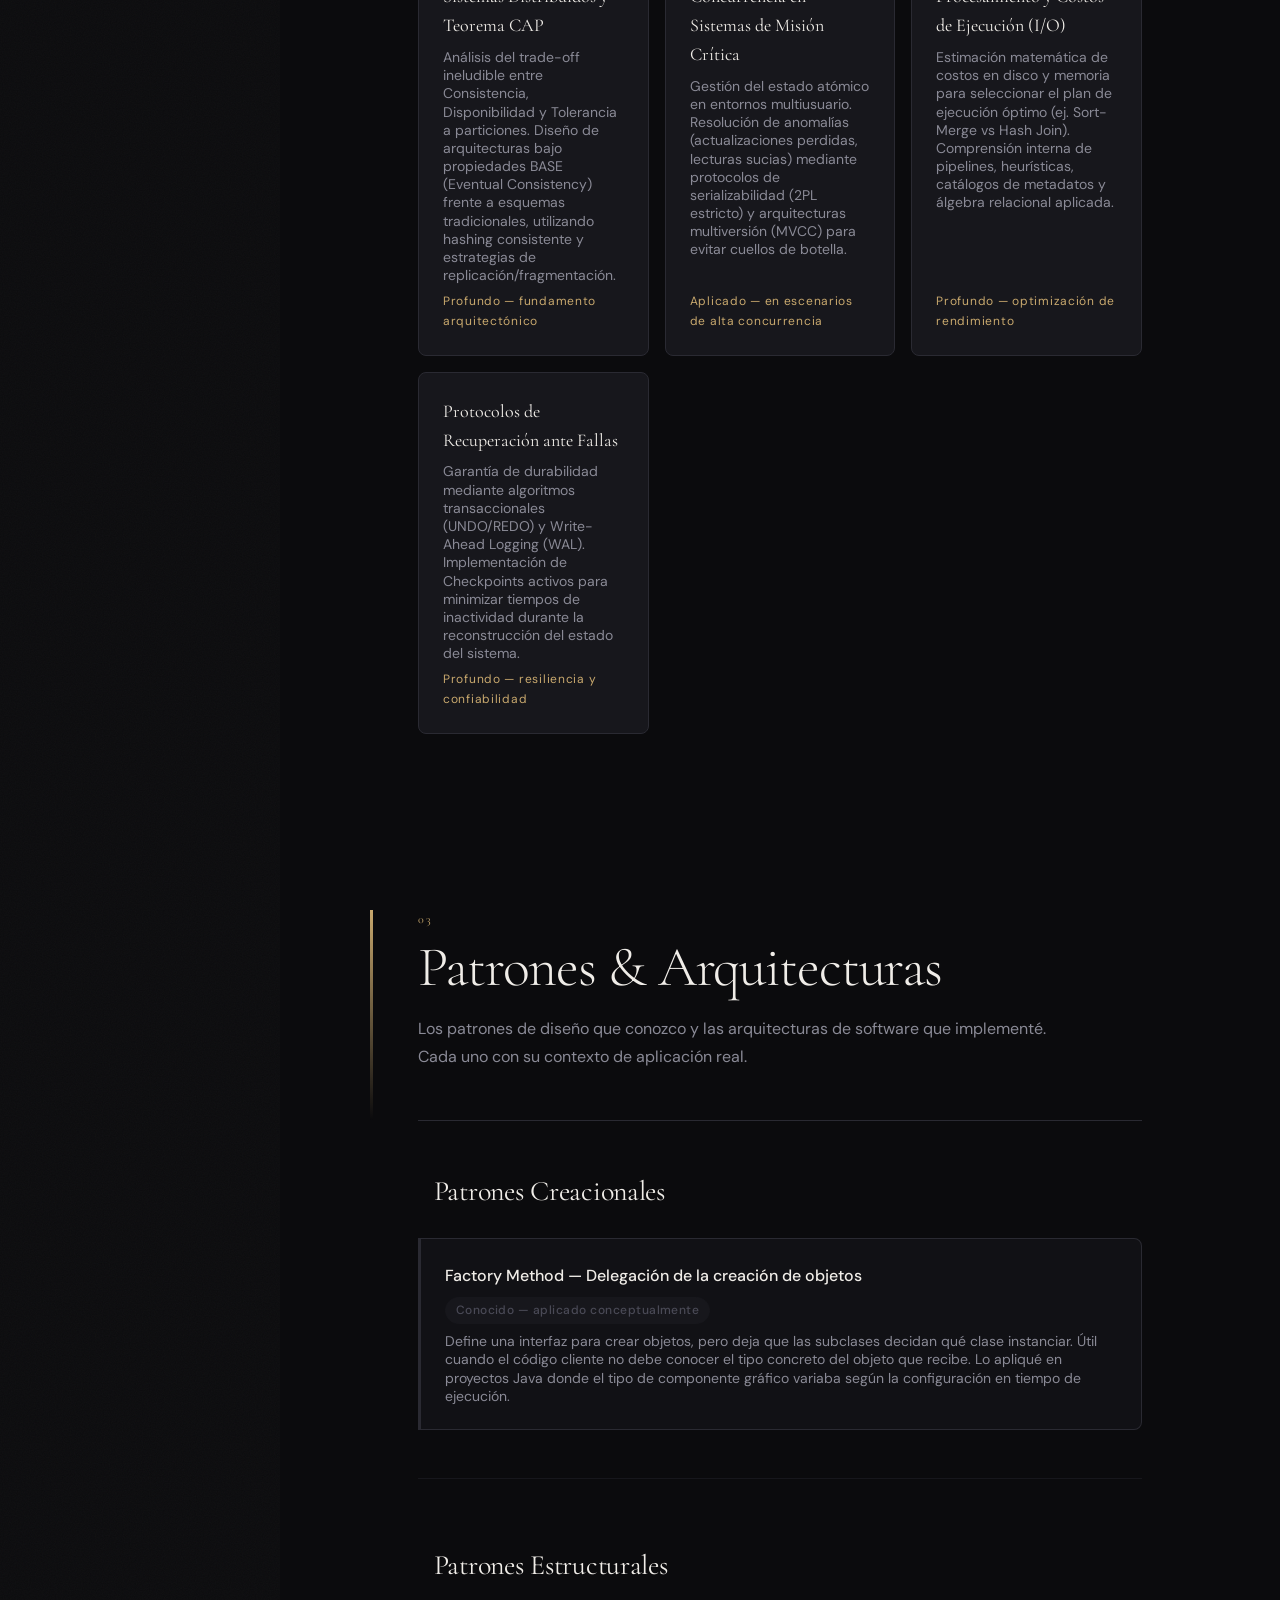
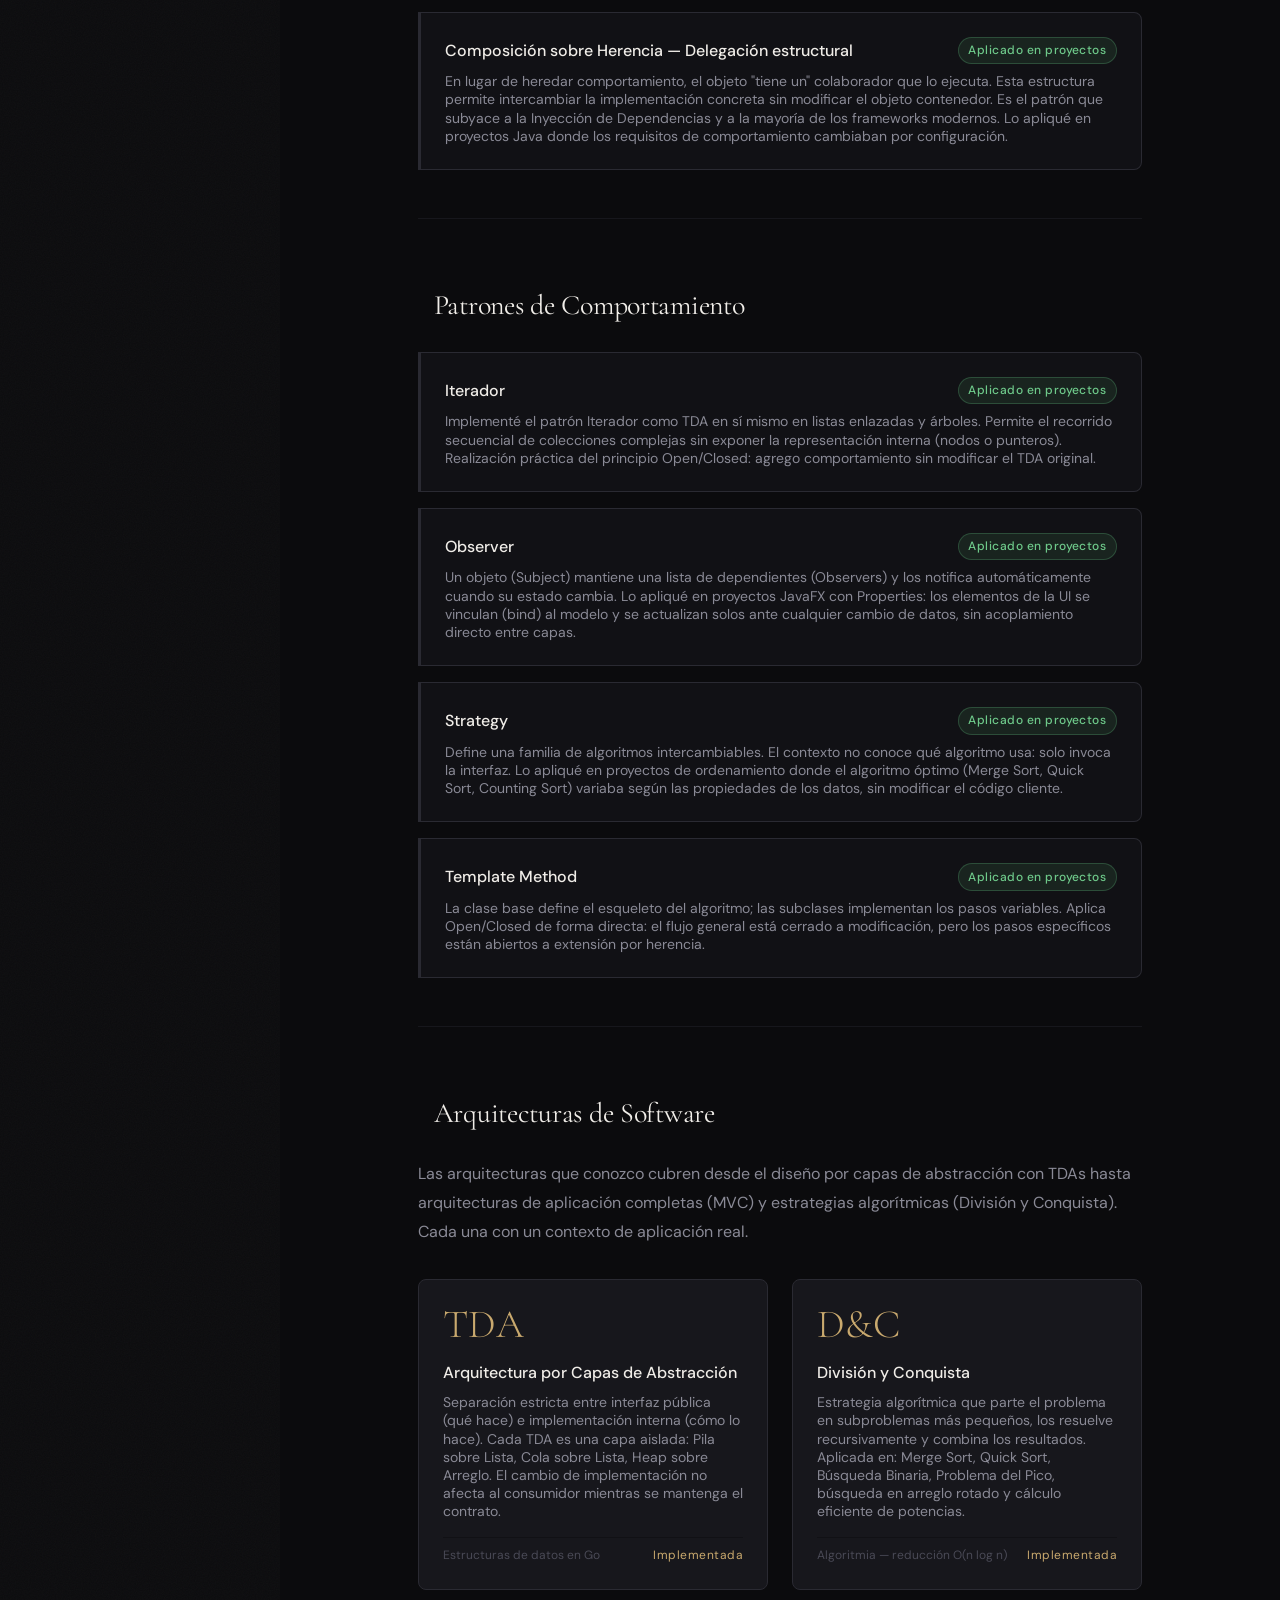
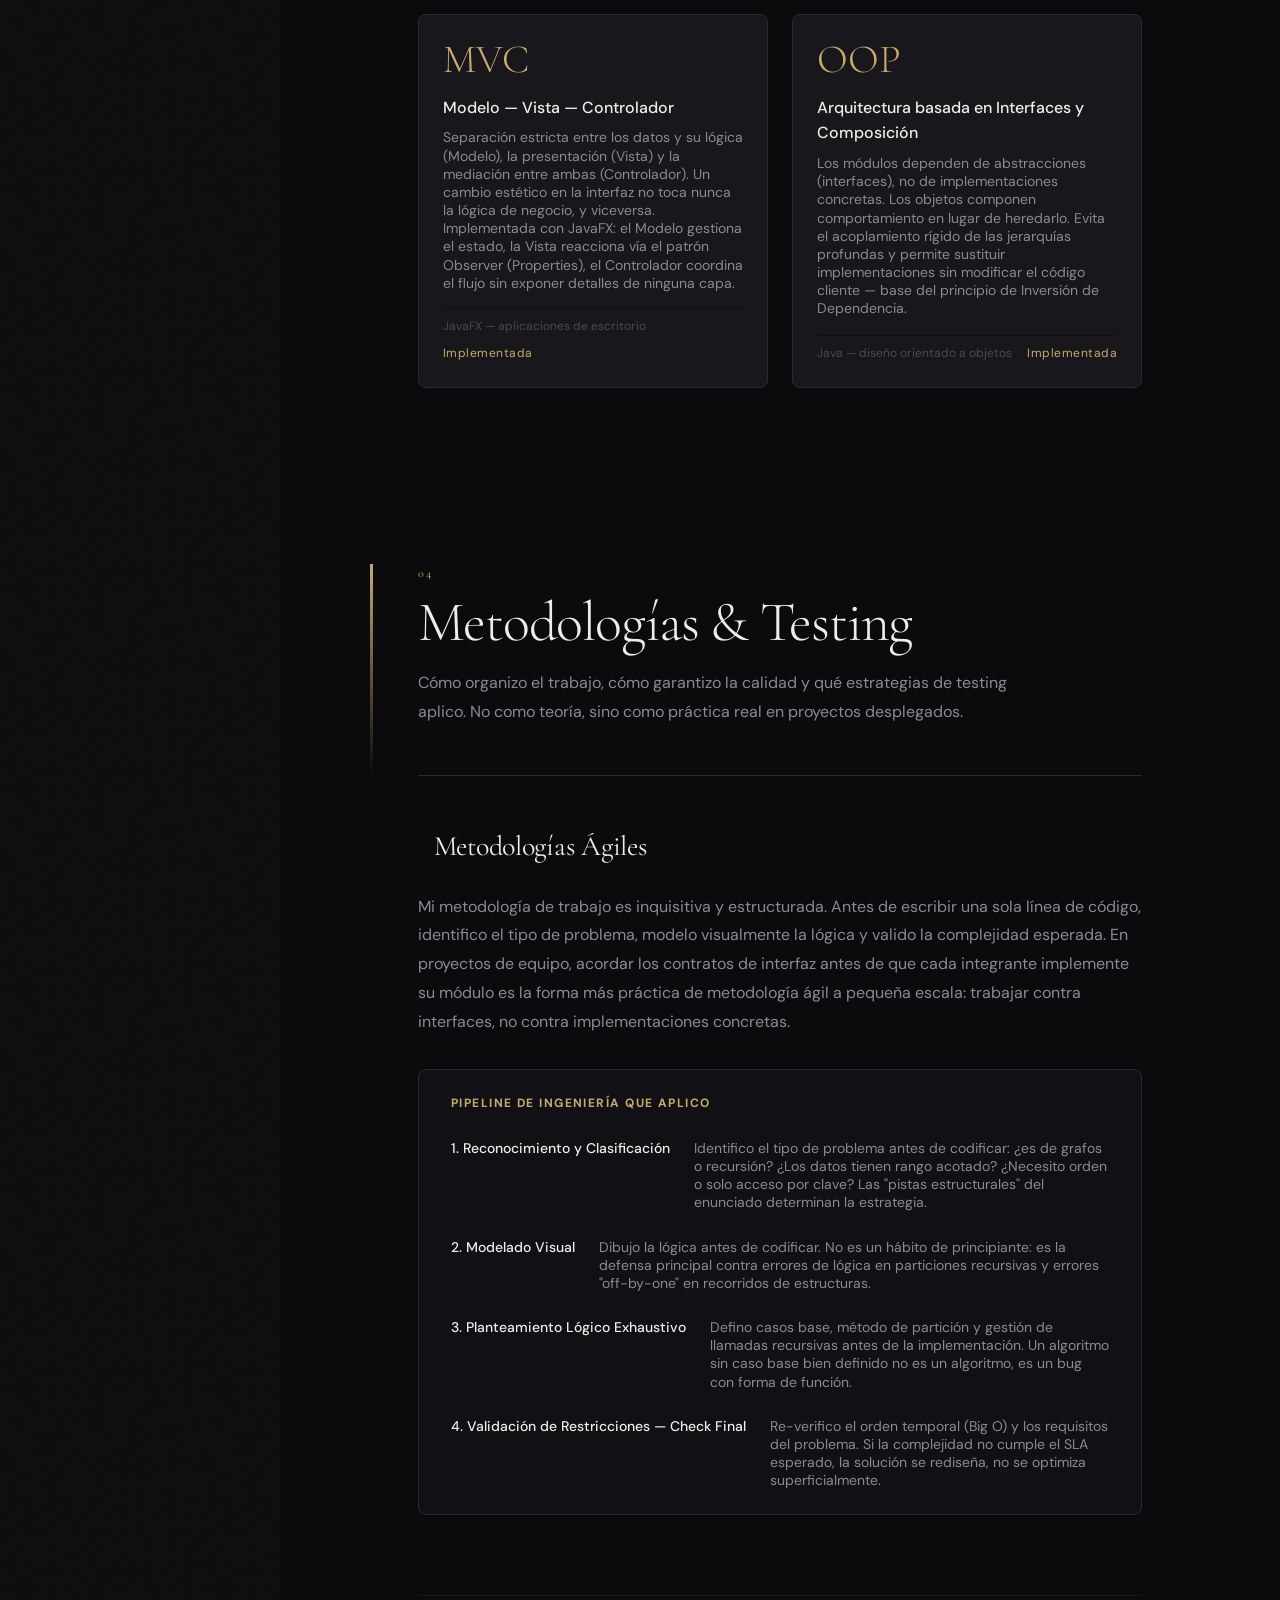
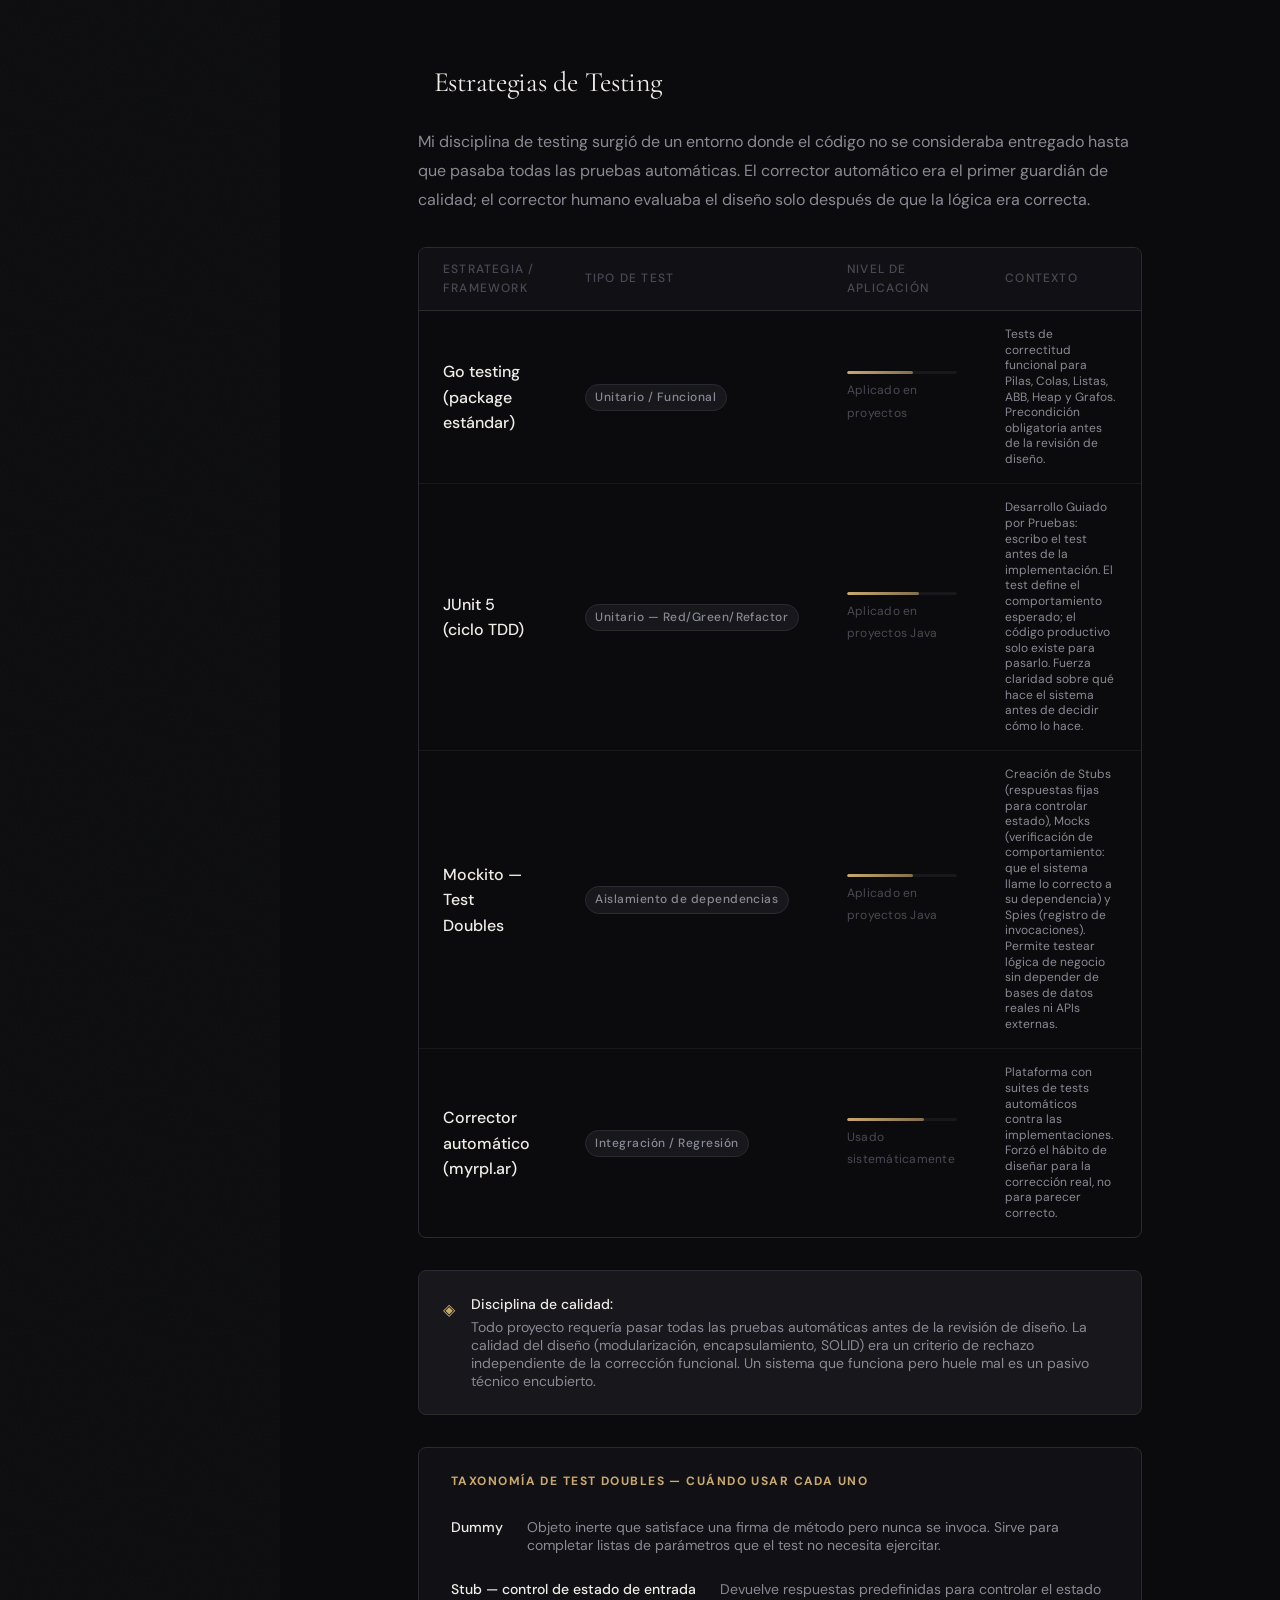
<file: sobre-mi.html>
<!DOCTYPE html>
<html lang="es">

<head>
  <meta charset="UTF-8" />
  <meta name="viewport" content="width=device-width, initial-scale=1.0" />
  <meta name="description"
    content="Perfil técnico de Valentino Carmona — Lenguajes, frameworks, paradigmas, patrones de diseño y métricas de eficiencia." />
  <meta name="robots" content="index, follow" />
  <meta property="og:title" content="Valentino Carmona — Perfil Técnico" />
  <meta property="og:description"
    content="Documentación técnica detallada: stack, nivel de dominio, paradigmas, patrones de diseño y metodologías." />
  <meta property="og:type" content="website" />
  <title>Valentino Carmona — Perfil Técnico</title>

  <!-- Google Fonts: misma pareja que index.html -->
  <link rel="preconnect" href="https://fonts.googleapis.com" />
  <link rel="preconnect" href="https://fonts.gstatic.com" crossorigin />
  <link
    href="https://fonts.googleapis.com/css2?family=Cormorant+Garamond:ital,wght@0,300;0,400;0,600;1,300;1,400&family=DM+Sans:wght@300;400;500&display=swap"
    rel="stylesheet" />

  <!-- Sistema de tokens compartidos con index.html -->
  <link rel="stylesheet" href="css/tokens.css" />
  <link rel="stylesheet" href="css/sobre-mi-doc.css" />
</head>

<body class="doc-body">

  <!-- ═══════════════════════════════════════
       TOPBAR — navegación de retorno al hub
  ═══════════════════════════════════════ -->
  <header class="topbar" id="topbar" role="banner">
    <div class="topbar__inner">

      <!-- Breadcrumb de retorno (FR-11: navegación de retorno) -->
      <nav class="topbar__breadcrumb" aria-label="Navegación de retorno">
        <a href="index.html" class="topbar__back" id="btn-back-home" aria-label="Volver al portfolio">
          <span class="topbar__back-arrow" aria-hidden="true">←</span>
          <span class="topbar__back-logo">VC</span>
        </a>
        <span class="topbar__separator" aria-hidden="true">/</span>
        <span class="topbar__current">Perfil Técnico</span>
      </nav>

      <!-- Acciones rápidas del topbar -->
      <div class="topbar__actions">
        <a href="index.html#contacto" class="topbar__cta" id="btn-topbar-contacto">
          Contratar →
        </a>
        <!-- Botón hamburguesa: solo visible en mobile para el sidebar -->
        <button class="topbar__toggle" id="sidebar-toggle"
          aria-label="Abrir índice" aria-expanded="false" aria-controls="doc-sidebar">
          <span class="topbar__hamburger" aria-hidden="true"></span>
        </button>
      </div>

    </div>
  </header>

  <!-- ═══════════════════════════════════════
       LAYOUT PRINCIPAL: Sidebar + Contenido
  ═══════════════════════════════════════ -->
  <div class="doc-layout" id="doc-layout">

    <!-- ─────────────────────────────────────
         SIDEBAR — Tree Navigation / Accordion
    ───────────────────────────────────────── -->
    <aside class="doc-sidebar" id="doc-sidebar" role="complementary" aria-label="Índice de contenidos">

      <div class="sidebar__inner">

        <!-- Título del sidebar -->
        <div class="sidebar__header">
          <p class="sidebar__label">Índice</p>
          <h2 class="sidebar__title">Perfil Técnico</h2>
        </div>

        <!-- Buscador interno (placeholder) -->
        <div class="sidebar__search" role="search">
          <input
            type="search"
            id="doc-search"
            class="sidebar__search-input"
            placeholder="Buscar en el perfil..."
            aria-label="Buscar sección"
            disabled
          />
          <span class="sidebar__search-icon" aria-hidden="true">⌕</span>
        </div>

        <!-- Tree Navigation con Accordion Menu -->
        <nav class="sidebar__nav" aria-label="Árbol de secciones">
          <ul class="tree" role="tree">

            <!-- ── Capítulo 1: Stack Tecnológico ── -->
            <li class="tree__chapter" role="treeitem" aria-expanded="true">
              <button class="tree__chapter-btn" id="ch1-btn"
                aria-controls="ch1-items" aria-expanded="true">
                <span class="tree__chapter-icon" aria-hidden="true">▾</span>
                <span class="tree__chapter-number">01</span>
                <span class="tree__chapter-label">Stack Tecnológico</span>
              </button>
              <ul class="tree__items" id="ch1-items" role="group">
                <li class="tree__item" role="treeitem">
                  <a href="#stack-lenguajes" class="tree__link is-active" id="nav-stack-lenguajes">
                    Lenguajes de Programación
                  </a>
                </li>
                <li class="tree__item" role="treeitem">
                  <a href="#stack-frameworks" class="tree__link" id="nav-stack-frameworks">
                    Frameworks &amp; Librerías
                  </a>
                </li>
                <li class="tree__item" role="treeitem">
                  <a href="#stack-databases" class="tree__link" id="nav-stack-databases">
                    Bases de Datos
                  </a>
                </li>
                <li class="tree__item" role="treeitem">
                  <a href="#stack-tools" class="tree__link" id="nav-stack-tools">
                    Herramientas &amp; DevOps
                  </a>
                </li>
              </ul>
            </li>

            <!-- ── Capítulo 2: Paradigmas y Teoría ── -->
            <li class="tree__chapter" role="treeitem" aria-expanded="false">
              <button class="tree__chapter-btn" id="ch2-btn"
                aria-controls="ch2-items" aria-expanded="false">
                <span class="tree__chapter-icon" aria-hidden="true">▸</span>
                <span class="tree__chapter-number">02</span>
                <span class="tree__chapter-label">Paradigmas &amp; Teoría</span>
              </button>
              <ul class="tree__items tree__items--collapsed" id="ch2-items" role="group">
                <li class="tree__item" role="treeitem">
                  <a href="#paradigmas-poo" class="tree__link" id="nav-paradigmas-poo">
                    Orientada a Objetos — SOLID y OOP
                  </a>
                </li>
                <li class="tree__item" role="treeitem">
                  <a href="#paradigmas-funcional" class="tree__link" id="nav-paradigmas-funcional">
                    Funcional — Clojure e inmutabilidad
                  </a>
                </li>
                <li class="tree__item" role="treeitem">
                  <a href="#paradigmas-otros" class="tree__link" id="nav-paradigmas-otros">
                    Concurrente y Orientada a Eventos
                  </a>
                </li>
                <li class="tree__item" role="treeitem">
                  <a href="#paradigmas-conceptos" class="tree__link" id="nav-paradigmas-conceptos">
                    Conceptos Teóricos Clave
                  </a>
                </li>
              </ul>
            </li>

            <!-- ── Capítulo 3: Patrones de Diseño ── -->
            <li class="tree__chapter" role="treeitem" aria-expanded="false">
              <button class="tree__chapter-btn" id="ch3-btn"
                aria-controls="ch3-items" aria-expanded="false">
                <span class="tree__chapter-icon" aria-hidden="true">▸</span>
                <span class="tree__chapter-number">03</span>
                <span class="tree__chapter-label">Patrones &amp; Arquitecturas</span>
              </button>
              <ul class="tree__items tree__items--collapsed" id="ch3-items" role="group">
                <li class="tree__item" role="treeitem">
                  <a href="#patrones-creacionales" class="tree__link" id="nav-patrones-creacionales">
                    Patrones Creacionales
                  </a>
                </li>
                <li class="tree__item" role="treeitem">
                  <a href="#patrones-estructurales" class="tree__link" id="nav-patrones-estructurales">
                    Patrones Estructurales
                  </a>
                </li>
                <li class="tree__item" role="treeitem">
                  <a href="#patrones-comportamiento" class="tree__link" id="nav-patrones-comportamiento">
                    Patrones de Comportamiento
                  </a>
                </li>
                <li class="tree__item" role="treeitem">
                  <a href="#arquitecturas" class="tree__link" id="nav-arquitecturas">
                    Arquitecturas de Software
                  </a>
                </li>
              </ul>
            </li>

            <!-- ── Capítulo 4: Metodologías ── -->
            <li class="tree__chapter" role="treeitem" aria-expanded="false">
              <button class="tree__chapter-btn" id="ch4-btn"
                aria-controls="ch4-items" aria-expanded="false">
                <span class="tree__chapter-icon" aria-hidden="true">▸</span>
                <span class="tree__chapter-number">04</span>
                <span class="tree__chapter-label">Metodologías &amp; Testing</span>
              </button>
              <ul class="tree__items tree__items--collapsed" id="ch4-items" role="group">
                <li class="tree__item" role="treeitem">
                  <a href="#metodologias-agiles" class="tree__link" id="nav-metodologias-agiles">
                    Metodologías Ágiles
                  </a>
                </li>
                <li class="tree__item" role="treeitem">
                  <a href="#metodologias-testing" class="tree__link" id="nav-metodologias-testing">
                    Estrategias de Testing
                  </a>
                </li>
                <li class="tree__item" role="treeitem">
                  <a href="#metodologias-flujos" class="tree__link" id="nav-metodologias-flujos">
                    Flujos de Desarrollo
                  </a>
                </li>
              </ul>
            </li>

            <!-- ── Capítulo 5: Problemas Resueltos ── -->
            <li class="tree__chapter" role="treeitem" aria-expanded="false">
              <button class="tree__chapter-btn" id="ch5-btn"
                aria-controls="ch5-items" aria-expanded="false">
                <span class="tree__chapter-icon" aria-hidden="true">▸</span>
                <span class="tree__chapter-number">05</span>
                <span class="tree__chapter-label">Problemas Resueltos</span>
              </button>
              <ul class="tree__items tree__items--collapsed" id="ch5-items" role="group">
                <li class="tree__item" role="treeitem">
                  <a href="#problemas-logicos" class="tree__link" id="nav-problemas-logicos">
                    Problemas Lógicos &amp; Algorítmicos
                  </a>
                </li>
                <li class="tree__item" role="treeitem">
                  <a href="#problemas-negocio" class="tree__link" id="nav-problemas-negocio">
                    Problemas de Negocio
                  </a>
                </li>
                <li class="tree__item" role="treeitem">
                  <a href="#problemas-infraestructura" class="tree__link" id="nav-problemas-infraestructura">
                    Problemas de Infraestructura
                  </a>
                </li>
                <li class="tree__item" role="treeitem">
                  <a href="#metricas" class="tree__link" id="nav-metricas">
                    Métricas de Eficiencia
                  </a>
                </li>
              </ul>
            </li>

          </ul>
        </nav>

        <!-- Footer del sidebar -->
        <div class="sidebar__footer">
          <a href="index.html#contacto" class="sidebar__contact-btn" id="sidebar-btn-contacto">
            Contratar servicios →
          </a>
        </div>

      </div>
    </aside>

    <!-- ─────────────────────────────────────
         CONTENIDO PRINCIPAL — Documentación
    ───────────────────────────────────────── -->
    <main class="doc-main" id="doc-main" role="main">

      <!-- Barra de progreso de lectura -->
      <div class="doc-progress" id="doc-progress" aria-hidden="true">
        <div class="doc-progress__bar" id="doc-progress-bar"></div>
      </div>

      <div class="doc-content">

        <!-- ════════════════════════════════════
             CAPÍTULO 1: STACK TECNOLÓGICO
        ════════════════════════════════════ -->
        <section class="doc-chapter" id="cap-stack" aria-labelledby="cap-stack-title">
          <div class="doc-chapter__header">
            <span class="doc-chapter__number">01</span>
            <h1 id="cap-stack-title" class="doc-chapter__title">Stack Tecnológico</h1>
            <p class="doc-chapter__subtitle">
              Inventario detallado de las tecnologías que domino, con nivel de profundidad
              real por cada una. La distinción entre "solo visto" y "aplicado en producción"
              es deliberada: no exagero ni subestimo.
            </p>
          </div>

          <!-- ── 1.1 Lenguajes de Programación ── -->
          <article class="doc-section" id="stack-lenguajes" aria-labelledby="stack-lenguajes-title">
            <h2 id="stack-lenguajes-title" class="doc-section__title">
              <span class="doc-section__anchor" aria-hidden="true">#</span>
              Lenguajes de Programación
            </h2>
            <p class="doc-section__intro">
              Mi relación con los lenguajes no es de coleccionista: elijo el que fuerza
              a pensar en eficiencia. Trabajar con tipado estático y compilación explícita
              me obligó a entender cómo las decisiones de estructura impactan directamente
              en la latencia y el consumo de memoria.
            </p>

            <!-- Tabla de tecnologías con nivel de dominio -->
            <div class="tech-table-wrapper" role="region" aria-label="Tabla de lenguajes">
              <table class="tech-table">
                <thead>
                  <tr>
                    <th scope="col">Lenguaje</th>
                    <th scope="col">Nivel de Dominio</th>
                    <th scope="col">Contexto de Uso</th>
                    <th scope="col">Estado</th>
                  </tr>
                </thead>
                <tbody>
                  <!-- ── Go ── -->
                  <tr>
                    <td>
                      <span class="tech-name">Go (Golang)</span>
                    </td>
                    <td>
                      <div class="skill-bar" role="meter"
                        aria-label="Nivel de dominio" aria-valuenow="65" aria-valuemin="0" aria-valuemax="100">
                        <div class="skill-bar__fill" style="--level: 65%"></div>
                      </div>
                      <span class="skill-label">Mid — Aplicado en proyectos</span>
                    </td>
                    <td class="tech-context">
                      Implementación avanzada de TDAs (Pilas, Colas, ABB, Heaps, Grafos),
                      algoritmos de ordenamiento y lógica recursiva con control explícito
                      de paso por valor vs. referencia.
                    </td>
                    <td>
                      <span class="tech-badge tech-badge--active">Activo</span>
                    </td>
                  </tr>
                  <!-- ── Java ── -->
                  <tr>
                    <td>
                      <span class="tech-name">Java</span>
                    </td>
                    <td>
                      <div class="skill-bar" role="meter"
                        aria-label="Nivel de dominio" aria-valuenow="70" aria-valuemin="0" aria-valuemax="100">
                        <div class="skill-bar__fill" style="--level: 70%"></div>
                      </div>
                      <span class="skill-label">Mid — Aplicado en proyectos</span>
                    </td>
                    <td class="tech-context">
                      Diseño orientado a objetos con SOLID, jerarquías de herencia,
                      interfaces y polimorfismo. Desarrollo de aplicaciones de escritorio
                      con JavaFX (patrón MVC), testing con JUnit y Mockito.
                      Manejo del modelo de memoria: Heap, referencias, tipos primitivos vs. objetos.
                    </td>
                    <td>
                      <span class="tech-badge tech-badge--active">Activo</span>
                    </td>
                  </tr>
                  <!-- ── Clojure ── -->
                  <tr>
                    <td>
                      <span class="tech-name">Clojure</span>
                    </td>
                    <td>
                      <div class="skill-bar" role="meter"
                        aria-label="Nivel de dominio" aria-valuenow="50" aria-valuemin="0" aria-valuemax="100">
                        <div class="skill-bar__fill" style="--level: 50%"></div>
                      </div>
                      <span class="skill-label">Aplicado en proyectos</span>
                    </td>
                    <td class="tech-context">
                      Dialecto Lisp sobre la JVM. Programación funcional pura:
                      inmutabilidad, funciones de orden superior (map, filter, reduce),
                      estructuras de datos persistentes y concurrencia idiomática
                      (átomos, STM, pmap para paralelismo automático).
                    </td>
                    <td>
                      <span class="tech-badge tech-badge--active">Activo</span>
                    </td>
                  </tr>
                  <!-- ── Python ── -->
                  <tr>
                    <td>
                      <span class="tech-name">Python</span>
                    </td>
                    <td>
                      <div class="skill-bar" role="meter"
                        aria-label="Nivel de dominio" aria-valuenow="65" aria-valuemin="0" aria-valuemax="100">
                        <div class="skill-bar__fill" style="--level: 65%"></div>
                      </div>
                      <span class="skill-label">Aplicado en proyectos freelance</span>
                    </td>
                    <td class="tech-context">
                      Desarrollo de lógica de negocio y capas de acceso a persistencia
                      mediante ORMs y conectores. Mapeo de reglas de negocio a código
                      imperativo y gestión de dependencias.
                    </td>
                    <td>
                      <span class="tech-badge tech-badge--active">Activo</span>
                    </td>
                  </tr>
                  <!-- PLACEHOLDER ROW — Agregar nuevos lenguajes aquí -->
                  <!-- FIN PLACEHOLDER ROW -->
                </tbody>
              </table>
            </div>

            <!-- Notas adicionales del bloque -->
            <div class="doc-callout doc-callout--info" role="note">
              <span class="doc-callout__icon" aria-hidden="true">ℹ</span>
              <div class="doc-callout__body">
                <strong>Escala de dominio:</strong>
                <em>Solo visto</em> = leí la documentación o hice tutoriales sin proyecto real.
                <em>Aplicado</em> = lo usé en proyectos concretos con entregas evaluadas.
                <em>Mid</em> = diseño lógica a través de estructuras, no solo escribo código.
                <em>Producción</em> = desplegado en sistemas reales con usuarios.
              </div>
            </div>
          </article>

          <!-- ── 1.2 Frameworks & Librerías ── -->
          <article class="doc-section" id="stack-frameworks" aria-labelledby="stack-frameworks-title">
            <h2 id="stack-frameworks-title" class="doc-section__title">
              <span class="doc-section__anchor" aria-hidden="true">#</span>
              Frameworks &amp; Librerías
            </h2>
            <p class="doc-section__intro">
              Mi trabajo con frameworks cubre dos ecosistemas: Go para sistemas de bajo nivel
              y Java para aplicaciones con interfaz gráfica y testing estructurado.
              El énfasis siempre fue entender los contratos internos antes de delegar
              a bibliotecas externas.
            </p>

            <div class="tech-table-wrapper" role="region" aria-label="Tabla de frameworks">
              <table class="tech-table">
                <thead>
                  <tr>
                    <th scope="col">Framework / Librería</th>
                    <th scope="col">Ecosistema</th>
                    <th scope="col">Nivel de Dominio</th>
                    <th scope="col">Contexto de Uso</th>
                  </tr>
                </thead>
                <tbody>
                  <!-- ── Stdlib Go ── -->
                  <tr>
                    <td><span class="tech-name">Stdlib Go (testing, sort, container/heap)</span></td>
                    <td><span class="tech-badge tech-badge--neutral">Backend / General</span></td>
                    <td>
                      <div class="skill-bar" role="meter" aria-label="Nivel" aria-valuenow="60" aria-valuemin="0" aria-valuemax="100">
                        <div class="skill-bar__fill" style="--level: 60%"></div>
                      </div>
                      <span class="skill-label">Aplicado en proyectos</span>
                    </td>
                    <td class="tech-context">
                      Tests unitarios de TDAs, implementación de interfaces
                      (heap.Interface) para Colas de Prioridad y uso de sort
                      como referencia comparativa de rendimiento.
                    </td>
                  </tr>
                  <!-- ── JavaFX ── -->
                  <tr>
                    <td><span class="tech-name">JavaFX (+ Scene Builder / FXML)</span></td>
                    <td><span class="tech-badge tech-badge--neutral">Desktop / GUI</span></td>
                    <td>
                      <div class="skill-bar" role="meter" aria-label="Nivel" aria-valuenow="60" aria-valuemin="0" aria-valuemax="100">
                        <div class="skill-bar__fill" style="--level: 60%"></div>
                      </div>
                      <span class="skill-label">Aplicado en proyectos</span>
                    </td>
                    <td class="tech-context">
                      Desarrollo de aplicaciones de escritorio siguiendo el patrón MVC
                      estricto. Gestión del Event Loop, manejo de hilos con
                      Platform.runLater() para no bloquear la interfaz. Diseño visual
                      con Scene Builder y vinculación de datos mediante Properties (Observer).
                    </td>
                  </tr>
                  <!-- ── JUnit 5 + Mockito ── -->
                  <tr>
                    <td><span class="tech-name">JUnit 5 + Mockito</span></td>
                    <td><span class="tech-badge tech-badge--neutral">Testing / Java</span></td>
                    <td>
                      <div class="skill-bar" role="meter" aria-label="Nivel" aria-valuenow="65" aria-valuemin="0" aria-valuemax="100">
                        <div class="skill-bar__fill" style="--level: 65%"></div>
                      </div>
                      <span class="skill-label">Aplicado en proyectos</span>
                    </td>
                    <td class="tech-context">
                      Tests unitarios con ciclo TDD (rojo-verde-refactorizar).
                      Mockito para crear Test Doubles (Stubs, Mocks, Spies) que
                      aíslan dependencias externas — bases de datos, APIs — sin
                      tocar el código productivo.
                    </td>
                  </tr>
                  <!-- ── Java Standard Library ── -->
                  <tr>
                    <td><span class="tech-name">Java Standard Library (Collections, Generics)</span></td>
                    <td><span class="tech-badge tech-badge--neutral">Backend / Java</span></td>
                    <td>
                      <div class="skill-bar" role="meter" aria-label="Nivel" aria-valuenow="65" aria-valuemin="0" aria-valuemax="100">
                        <div class="skill-bar__fill" style="--level: 65%"></div>
                      </div>
                      <span class="skill-label">Aplicado en proyectos</span>
                    </td>
                    <td class="tech-context">
                      ArrayList, LinkedList, HashMap, TreeMap. Generics para
                      polimorfismo paramétrico (Pila&lt;T&gt;). Distinción deliberada
                      entre tipos primitivos (eficiencia CPU) y objetos en Heap
                      (contratos y jerarquías).
                    </td>
                  </tr>
                  <!-- ── SQLAlchemy & Alembic ── -->
                  <tr>
                    <td><span class="tech-name">SQLAlchemy & Alembic (+ psycopg2)</span></td>
                    <td><span class="tech-badge tech-badge--neutral">Backend / Python</span></td>
                    <td>
                      <div class="skill-bar" role="meter" aria-label="Nivel" aria-valuenow="70" aria-valuemin="0" aria-valuemax="100">
                        <div class="skill-bar__fill" style="--level: 70%"></div>
                      </div>
                      <span class="skill-label">Aplicado en proyectos freelance</span>
                    </td>
                    <td class="tech-context">
                      Mapeo Objeto-Relacional (ORM) para interactuar con sistemas de persistencia
                      mediante objetos. Gestión del ciclo de vida de migraciones (upgrade/downgrade)
                      para versionar esquemas estructurales programáticamente.
                    </td>
                  </tr>
                  <!-- PLACEHOLDER ROW — Agregar nuevos frameworks aquí -->
                  <!-- FIN PLACEHOLDER ROW -->
                </tbody>
              </table>
            </div>
          </article>

          <!-- ── 1.3 Sistemas de Persistencia ── -->
          <article class="doc-section" id="stack-databases" aria-labelledby="stack-databases-title">
            <h2 id="stack-databases-title" class="doc-section__title">
              <span class="doc-section__anchor" aria-hidden="true">#</span>
              Sistemas de Persistencia
            </h2>
            <p class="doc-section__intro">
              El trabajo con estructuras de datos persistentes en disco (Árboles B, B*, B+)
              me dio una comprensión profunda de las decisiones de diseño arquitectónico:
              cuándo priorizar acceso secuencial (B+) vs. densidad de almacenamiento (B*).
              Esa lógica es la misma que subyace a los motores de almacenamiento modernos.
            </p>

            <div class="tech-table-wrapper" role="region" aria-label="Tabla de sistemas de persistencia">
              <table class="tech-table">
                <thead>
                  <tr>
                    <th scope="col">Estructura / Concepto</th>
                    <th scope="col">Tipo</th>
                    <th scope="col">Nivel de Dominio</th>
                    <th scope="col">Contexto de Uso</th>
                  </tr>
                </thead>
                <tbody>
                  <!-- ── Árboles B / B+ (conceptual) ── -->
                  <tr>
                    <td><span class="tech-name">Árbol B / B* / B+ (estructuras multiclave)</span></td>
                    <td><span class="tech-badge tech-badge--neutral">Almacenamiento en disco</span></td>
                    <td>
                      <div class="skill-bar" role="meter" aria-label="Nivel" aria-valuenow="50" aria-valuemin="0" aria-valuemax="100">
                        <div class="skill-bar__fill" style="--level: 50%"></div>
                      </div>
                      <span class="skill-label">Aplicado — diseño e implementación teórica</span>
                    </td>
                    <td class="tech-context">
                      Diseño y análisis comparativo de variantes (B vs. B* vs. B+)
                      para minimizar accesos a disco en grandes volúmenes de datos.
                      Base conceptual para entender motores de almacenamiento.
                    </td>
                  </tr>
                  <!-- ── PostgreSQL & SQL ── -->
                  <tr>
                    <td><span class="tech-name">PostgreSQL & SQL</span></td>
                    <td><span class="tech-badge tech-badge--neutral">Relacional (RDBMS)</span></td>
                    <td>
                      <div class="skill-bar" role="meter" aria-label="Nivel" aria-valuenow="75" aria-valuemin="0" aria-valuemax="100">
                        <div class="skill-bar__fill" style="--level: 75%"></div>
                      </div>
                      <span class="skill-label">Aplicado en proyectos profesionales</span>
                    </td>
                    <td class="tech-context">
                      Modelado de datos normalizado (hasta FNBC/4FN), escritura de consultas complejas
                      (CTEs, recursividad), optimización mediante análisis de planes de ejecución
                      (EXPLAIN ANALYZE) y administración de índices B-Tree.
                    </td>
                  </tr>
                  <!-- ── MongoDB ── -->
                  <tr>
                    <td><span class="tech-name">MongoDB</span></td>
                    <td><span class="tech-badge tech-badge--neutral">NoSQL Documental</span></td>
                    <td>
                      <div class="skill-bar" role="meter" aria-label="Nivel" aria-valuenow="65" aria-valuemin="0" aria-valuemax="100">
                        <div class="skill-bar__fill" style="--level: 65%"></div>
                      </div>
                      <span class="skill-label">Aplicado en proyectos freelance</span>
                    </td>
                    <td class="tech-context">
                      Modelado semi-estructurado basado en documentos BSON. Implementación de
                      pipelines de agregación (Aggregation Framework) para transformaciones de
                      datos y cálculos estadísticos en tiempo real.
                    </td>
                  </tr>
                  <!-- ── Neo4j & Cypher ── -->
                  <tr>
                    <td><span class="tech-name">Neo4j & Cypher</span></td>
                    <td><span class="tech-badge tech-badge--neutral">NoSQL Grafos</span></td>
                    <td>
                      <div class="skill-bar" role="meter" aria-label="Nivel" aria-valuenow="60" aria-valuemin="0" aria-valuemax="100">
                        <div class="skill-bar__fill" style="--level: 60%"></div>
                      </div>
                      <span class="skill-label">Aplicado en proyectos profesionales</span>
                    </td>
                    <td class="tech-context">
                      Modelado de grafos dirigidos para redes interconectadas. Uso de Cypher
                      para búsqueda de patrones de relaciones, sistemas de recomendación y
                      cálculo de caminos, reduciendo el overhead transaccional.
                    </td>
                  </tr>
                  <!-- ── Cassandra ── -->
                  <tr>
                    <td><span class="tech-name">Cassandra</span></td>
                    <td><span class="tech-badge tech-badge--neutral">NoSQL Wide Column</span></td>
                    <td>
                      <div class="skill-bar" role="meter" aria-label="Nivel" aria-valuenow="55" aria-valuemin="0" aria-valuemax="100">
                        <div class="skill-bar__fill" style="--level: 55%"></div>
                      </div>
                      <span class="skill-label">Aplicado en diseño de sistemas</span>
                    </td>
                    <td class="tech-context">
                      Diseño orientado a consultas (Query-driven design).
                      Estrategias de particionamiento y desnormalización deliberada
                      para infraestructuras distribuidas con alta tasa de escritura.
                    </td>
                  </tr>
                  <!-- PLACEHOLDER ROW — Agregar bases de datos concretas aquí -->
                  <!-- FIN PLACEHOLDER ROW -->
                </tbody>
              </table>
            </div>
          </article>

          <!-- ── 1.4 Herramientas & DevOps ── -->
          <article class="doc-section" id="stack-tools" aria-labelledby="stack-tools-title">
            <h2 id="stack-tools-title" class="doc-section__title">
              <span class="doc-section__anchor" aria-hidden="true">#</span>
              Herramientas &amp; DevOps
            </h2>
            <p class="doc-section__intro">
              Linux como entorno obligatorio de desarrollo me acercó a las herramientas
              de la industria real: compiladores nativos, gestión de procesos, scripting
              de automatización y control de versiones sin abstracciones innecesarias.
            </p>

            <!-- Grid de herramientas (chips visuales) -->
            <div class="tools-grid" role="list" aria-label="Herramientas y DevOps">
              <!-- ── Herramientas actuales ── -->
              <div class="tool-chip" role="listitem">
                <span class="tool-chip__name">Linux (Ubuntu)</span>
                <span class="tool-chip__level">Entorno principal de desarrollo</span>
              </div>
              <div class="tool-chip" role="listitem">
                <span class="tool-chip__name">Git</span>
                <span class="tool-chip__level">Control de versiones</span>
              </div>
              <div class="tool-chip" role="listitem">
                <span class="tool-chip__name">Go Compiler (go build / go test)</span>
                <span class="tool-chip__level">Compilación y testing nativo</span>
              </div>
              <div class="tool-chip" role="listitem">
                <span class="tool-chip__name">VSCode</span>
                <span class="tool-chip__level">IDE principal</span>
              </div>
              <div class="tool-chip" role="listitem">
                <span class="tool-chip__name">IntelliJ IDEA</span>
                <span class="tool-chip__level">IDE para proyectos Java / JavaFX</span>
              </div>
              <div class="tool-chip" role="listitem">
                <span class="tool-chip__name">Scene Builder</span>
                <span class="tool-chip__level">Editor visual drag-and-drop para JavaFX (FXML)</span>
              </div>
              <div class="tool-chip" role="listitem">
                <span class="tool-chip__name">Astah UML</span>
                <span class="tool-chip__level">Modelado de diagramas de clases y secuencia</span>
              </div>
              <div class="tool-chip" role="listitem">
                <span class="tool-chip__name">myrpl.ar</span>
                <span class="tool-chip__level">Plataforma de ejercitación con autocorrección</span>
              </div>
              <div class="tool-chip" role="listitem">
                <span class="tool-chip__name">Docker & Docker Compose</span>
                <span class="tool-chip__level">Virtualización y aislamiento de entornos</span>
              </div>
              <!-- PLACEHOLDER CHIP — Agregar nuevas herramientas aquí -->
              <!-- FIN PLACEHOLDER CHIP -->
            </div>
          </article>
        </section>

        <!-- ════════════════════════════════════
             CAPÍTULO 2: PARADIGMAS & TEORÍA
        ════════════════════════════════════ -->
        <section class="doc-chapter" id="cap-paradigmas" aria-labelledby="cap-paradigmas-title">
          <div class="doc-chapter__header">
            <span class="doc-chapter__number">02</span>
            <h2 id="cap-paradigmas-title" class="doc-chapter__title">Paradigmas &amp; Teoría</h2>
            <p class="doc-chapter__subtitle">
              Los paradigmas y conceptos teóricos que internalizé no como definiciones de manual,
              sino como herramientas activas que aplico al diseñar y refactorizar sistemas.
            </p>
          </div>

          <!-- ── 2.1 Programación Orientada a Objetos ── -->
          <article class="doc-section" id="paradigmas-poo" aria-labelledby="paradigmas-poo-title">
            <h2 id="paradigmas-poo-title" class="doc-section__title">
              <span class="doc-section__anchor" aria-hidden="true">#</span>
              Programación Orientada a Objetos
            </h2>

            <div class="concept-block">
              <h3 class="concept-block__title">Abstracción, encapsulamiento y diseño de contratos</h3>
              <ul class="concept-list" role="list">
                <li class="concept-list__item" role="listitem">
                  <span class="concept-list__term">Tipo de Dato Abstracto (TDA)</span>
                  <span class="concept-list__desc">
                    Entiendo un TDA como un contrato: el "qué hace" (comportamiento/primitivas)
                    separado completamente del "cómo lo hace" (implementación interna).
                    La interfaz pública es inmutable para el consumidor; los detalles internos
                    pueden optimizarse sin romper el código cliente.
                  </span>
                </li>
                <li class="concept-list__item" role="listitem">
                  <span class="concept-list__term">Encapsulamiento estricto — Tell-Don't-Ask</span>
                  <span class="concept-list__desc">
                    No se accede al estado interno de un objeto para tomar decisiones
                    externas: se le ordena al objeto que ejecute su propia lógica.
                    Los getters/setters automáticos erosionan el encapsulamiento; convierten
                    objetos en contenedores de datos pasivos y exponen la implementación
                    a agentes externos que no deberían conocerla.
                  </span>
                </li>
                <li class="concept-list__item" role="listitem">
                  <span class="concept-list__term">Principio de Mínimo Compromiso y Menor Asombro</span>
                  <span class="concept-list__desc">
                    La interfaz de un objeto expone solo lo esencial. El comportamiento
                    es predecible y sin efectos secundarios inesperados. Un método
                    que altera estado ajeno a su propósito declarado es un bug de diseño,
                    no de implementación.
                  </span>
                </li>
                <li class="concept-list__item" role="listitem">
                  <span class="concept-list__term">Herencia vs. Composición</span>
                  <span class="concept-list__desc">
                    La herencia genera acoplamiento rígido: un cambio en la superclase
                    puede romper toda la cadena de descendencia. La composición
                    ("tener un" comportamiento en lugar de "ser" un tipo) permite
                    intercambiar colaboradores sin colapsar la jerarquía.
                    En proyectos donde apliqué este criterio, elegí interfaces sobre
                    jerarquías siempre que no existía una relación semántica real is-a.
                  </span>
                </li>
                <li class="concept-list__item" role="listitem">
                  <span class="concept-list__term">Polimorfismo — cuatro dimensiones</span>
                  <span class="concept-list__desc">
                    Sobrecarga (mismo nombre, distinta firma), coerción (promoción automática
                    de tipos), paramétrico (Generics, ej. Pila&lt;T&gt;) e inclusión (subtipado:
                    tratar una subclase como su superclase). El polimorfismo de inclusión
                    es la herramienta para eliminar condicionales basados en tipo y
                    cumplir el principio Open/Closed.
                  </span>
                </li>
                <li class="concept-list__item" role="listitem">
                  <span class="concept-list__term">Refactorización — Replace Conditional with Polymorphism</span>
                  <span class="concept-list__desc">
                    Un switch sobre tipos de objetos es un "code smell" clásico: viola
                    el principio de Abierto/Cerrado porque agregar un tipo nuevo requiere
                    modificar el código existente. Lo elimino creando una jerarquía donde
                    cada subclase implementa su propia lógica. El cliente solo llama
                    al método; el objeto decide cómo responder.
                  </span>
                </li>
                <li class="concept-list__item" role="listitem">
                  <span class="concept-list__term">Principios SOLID en diseño orientado a objetos</span>
                  <span class="concept-list__desc">
                    SRP (una responsabilidad por clase), OCP (abierto a extensión, cerrado
                    a modificación), LSP (las subclases cumplen el contrato de la superclase
                    sin romper el sistema), ISP (interfaces pequeñas y específicas, no
                    monolíticas), DIP (depender de abstracciones, no de concreciones).
                    Los aplico como guía de diseño antes de codificar, no como checklist
                    post-entrega.
                  </span>
                </li>
                <li class="concept-list__item" role="listitem">
                  <span class="concept-list__term">UML — Diagramas de Clases y Secuencia</span>
                  <span class="concept-list__desc">
                    El diagrama de clases define relaciones estáticas entre entidades
                    (generalización para herencia, realización para interfaces).
                    El diagrama de secuencia modela el flujo dinámico de mensajes entre
                    objetos. Los uso como herramienta de diseño pre-codificación, no
                    como documentación posterior.
                  </span>
                </li>
              </ul>
            </div>

            <div class="doc-callout doc-callout--example" role="note">
              <span class="doc-callout__icon" aria-hidden="true">→</span>
              <div class="doc-callout__body">
                <strong>Aplicación concreta:</strong>
                Implementé Pilas, Colas, Listas Enlazadas, ABB, AVL y Heaps en Go
                respetando estrictamente la separación interfaz/implementación.
                En Java, diseñé sistemas de escritorio completos siguiendo MVC,
                aplicando SOLID y refactorizando jerarquías de objetos para eliminar
                condicionales. Cada entrega pasó tests automáticos antes de la
                revisión manual de calidad de diseño.
              </div>
            </div>
          </article>

          <!-- ── 2.2 Programación Funcional ── -->
          <article class="doc-section" id="paradigmas-funcional" aria-labelledby="paradigmas-funcional-title">
            <h2 id="paradigmas-funcional-title" class="doc-section__title">
              <span class="doc-section__anchor" aria-hidden="true">#</span>
              Programación Funcional
            </h2>

            <div class="concept-block">
              <h3 class="concept-block__title">Elementos funcionales aplicados</h3>
              <ul class="concept-list" role="list">
                <li class="concept-list__item" role="listitem">
                  <span class="concept-list__term">Recursividad como herramienta primaria</span>
                  <span class="concept-list__desc">
                    División y Conquista es inherentemente recursiva. Aplico recursión
                    no como un truco, sino como la forma natural de expresar problemas
                    que se reducen a subproblemas del mismo tipo (árboles, grafos, búsqueda binaria).
                    El caso base no es un detalle: es la condición de terminación que garantiza
                    la corrección del algoritmo.
                  </span>
                </li>
                <li class="concept-list__item" role="listitem">
                  <span class="concept-list__term">Funciones como ciudadanos de primer orden</span>
                  <span class="concept-list__desc">
                    En Go usé funciones de comparación pasadas como parámetro para
                    generalizar algoritmos de ordenamiento y construcción de árboles.
                    En Clojure, las funciones se almacenan en variables, se pasan como
                    argumentos y se devuelven como valores: map, filter y reduce
                    reemplazan los ciclos for/while cuando el problema lo permite.
                  </span>
                </li>
                <li class="concept-list__item" role="listitem">
                  <span class="concept-list__term">Inmutabilidad y funciones puras (Clojure)</span>
                  <span class="concept-list__desc">
                    Una función pura siempre devuelve el mismo resultado ante los mismos
                    argumentos y no genera efectos secundarios. Las estructuras de datos
                    son persistentes: "modificar" una lista devuelve una nueva versión
                    que comparte nodos con la anterior. Esta propiedad elimina condiciones
                    de carrera en entornos concurrentes sin necesitar candados explícitos.
                  </span>
                </li>
                <li class="concept-list__item" role="listitem">
                  <span class="concept-list__term">Paralelismo funcional — pmap</span>
                  <span class="concept-list__desc">
                    En Clojure, convertir una operación secuencial en paralela es
                    reemplazar map por pmap. El lenguaje distribuye el cálculo en
                    múltiples hilos sin necesidad de candados de bajo nivel, porque
                    los datos son inmutables. Lo apliqué en proyectos de procesamiento
                    de datos en lote con reducciones de tiempo de 13x sobre la versión secuencial.
                  </span>
                </li>
              </ul>
            </div>
          </article>

          <!-- ── 2.3 Otros Paradigmas ── -->
          <article class="doc-section" id="paradigmas-otros" aria-labelledby="paradigmas-otros-title">
            <h2 id="paradigmas-otros-title" class="doc-section__title">
              <span class="doc-section__anchor" aria-hidden="true">#</span>
              Otros Paradigmas
            </h2>

            <div class="concept-block">
              <h3 class="concept-block__title">Imperativo, Concurrente y Orientado a Eventos</h3>
              <ul class="concept-list" role="list">
                <li class="concept-list__item" role="listitem">
                  <span class="concept-list__term">Imperativo — control explícito de flujo</span>
                  <span class="concept-list__desc">
                    Punto de partida para código de sistemas: control directo del flujo,
                    gestión explícita de estructuras de datos. Trabajo con recursión
                    cuando el problema lo sugiere estructuralmente (árboles, grafos,
                    División y Conquista) e iteración cuando el overhead del call stack
                    es inaceptable para el SLA de rendimiento.
                  </span>
                </li>
                <li class="concept-list__item" role="listitem">
                  <span class="concept-list__term">Concurrente — hilos, secciones críticas y sincronización</span>
                  <span class="concept-list__desc">
                    Un proceso se divide en hilos que comparten memoria, lo que genera
                    riesgos reales: condiciones de carrera (dos hilos modifican el mismo
                    recurso sin orden determinístico) y deadlocks (dos hilos bloqueados
                    esperando recursos que el otro retiene). Los resuelvo mediante
                    secciones críticas con locks, patrones productor-consumidor
                    con wait/notify, y en Clojure, evitando el problema de raíz
                    con inmutabilidad.
                  </span>
                </li>
                <li class="concept-list__item" role="listitem">
                  <span class="concept-list__term">Orientado a Eventos — Event Loop y asincronía</span>
                  <span class="concept-list__desc">
                    El flujo del programa lo determinan eventos: clics, teclas, timers,
                    mensajes de red. Un dispatcher registra listeners que se ejecutan
                    automáticamente cuando el evento ocurre. La regla crítica: no
                    bloquear el hilo principal de la interfaz con tareas pesadas.
                    Lo apliqué en JavaFX delegando lógica pesada a hilos secundarios
                    y actualizando la UI de forma segura con Platform.runLater().
                  </span>
                </li>
              </ul>
            </div>
          </article>

          <!-- ── 2.4 Conceptos Teóricos Clave ── -->
          <article class="doc-section" id="paradigmas-conceptos" aria-labelledby="paradigmas-conceptos-title">
            <h2 id="paradigmas-conceptos-title" class="doc-section__title">
              <span class="doc-section__anchor" aria-hidden="true">#</span>
              Conceptos Teóricos Clave
            </h2>

            <!-- Grid de conceptos teóricos -->
            <div class="concept-grid" role="list" aria-label="Conceptos teóricos">

              <div class="concept-card" role="listitem">
                <h4 class="concept-card__title">Complejidad Computacional — Big O</h4>
                <p class="concept-card__body">
                  Analizo el comportamiento asintótico de los algoritmos en el peor caso.
                  No como ejercicio académico: es la métrica que determina si una solución
                  es viable a escala. La diferencia entre O(n) y O(log n) define si
                  un sistema puede escalar o no.
                </p>
                <span class="concept-card__tag">Aplicado — en todo diseño algorítmico</span>
              </div>

              <div class="concept-card" role="listitem">
                <h4 class="concept-card__title">Teorema Maestro</h4>
                <p class="concept-card__body">
                  Herramienta matemática para calcular la complejidad de algoritmos
                  de División y Conquista. Evalúo T(n) = A·T(n/B) + O(n^C) comparando
                  log_B(A) con C. Aplicado concretamente en el Problema del Pico
                  (A=1, B=2, C=0 → O(log n)).
                </p>
                <span class="concept-card__tag">Profundo — derivación matemática exacta</span>
              </div>

              <div class="concept-card" role="listitem">
                <h4 class="concept-card__title">Teoría de Grafos</h4>
                <p class="concept-card__body">
                  Modelado de redes como grafos (dirigidos/no dirigidos, pesados/no pesados).
                  Elección de representación según densidad: Listas de Adyacencia O(V+E)
                  para grafos dispersos vs. Matriz de Adyacencia O(V²) para grafos densos
                  con consultas de arista frecuentes.
                </p>
                <span class="concept-card__tag">Aplicado — implementación en Go</span>
              </div>

              <div class="concept-card" role="listitem">
                <h4 class="concept-card__title">Límite inferior de ordenamientos comparativos</h4>
                <p class="concept-card__body">
                  Cualquier algoritmo que solo compara elementos no puede superar O(n log n)
                  en el peor caso. Este umbral matemático me guía para elegir entre algoritmos
                  comparativos (Merge Sort, Quick Sort) y no comparativos (Counting Sort,
                  Radix Sort) según las propiedades de los datos de entrada.
                </p>
                <span class="concept-card__tag">Profundo — fundamento de decisión algorítmica</span>
              </div>

              <div class="concept-card" role="listitem">
                <h4 class="concept-card__title">Conectividad en Grafos — CFC y Articulación</h4>
                <p class="concept-card__body">
                  Componentes Fuertemente Conexas (CFC): subgrafos dirigidos donde todos
                  los nodos son mutuamente alcanzables. Puntos de Articulación: vértices
                  cuya remoción fragmenta el grafo, detectados con DFS modificado (Tarjan).
                  Críticos para diseñar redes resilientes.
                </p>
                <span class="concept-card__tag">Aplicado — algoritmos de Tarjan y Kahn</span>
              </div>

              <div class="concept-card" role="listitem">
                <h4 class="concept-card__title">Orden Topológico — DAGs</h4>
                <p class="concept-card__body">
                  Resolución de dependencias en Grafos Dirigidos Acíclicos (DAGs).
                  Implementé tanto el enfoque BFS (Algoritmo de Kahn, robusto para
                  detección temprana de ciclos) como el basado en DFS (inversión de pila).
                  Aplica directamente a sistemas de build, compiladores y despliegues.
                </p>
                <span class="concept-card__tag">Aplicado — Kahn + DFS</span>
              </div>

              <div class="concept-card" role="listitem">
                <h4 class="concept-card__title">Sistemas Distribuidos y Teorema CAP</h4>
                <p class="concept-card__body">
                  Análisis del trade-off ineludible entre Consistencia, Disponibilidad y
                  Tolerancia a particiones. Diseño de arquitecturas bajo propiedades BASE
                  (Eventual Consistency) frente a esquemas tradicionales, utilizando
                  hashing consistente y estrategias de replicación/fragmentación.
                </p>
                <span class="concept-card__tag">Profundo — fundamento arquitectónico</span>
              </div>

              <div class="concept-card" role="listitem">
                <h4 class="concept-card__title">Concurrencia en Sistemas de Misión Crítica</h4>
                <p class="concept-card__body">
                  Gestión del estado atómico en entornos multiusuario. Resolución de anomalías
                  (actualizaciones perdidas, lecturas sucias) mediante protocolos de serializabilidad
                  (2PL estricto) y arquitecturas multiversión (MVCC) para evitar cuellos de botella.
                </p>
                <span class="concept-card__tag">Aplicado — en escenarios de alta concurrencia</span>
              </div>

              <div class="concept-card" role="listitem">
                <h4 class="concept-card__title">Procesamiento y Costos de Ejecución (I/O)</h4>
                <p class="concept-card__body">
                  Estimación matemática de costos en disco y memoria para seleccionar el plan de
                  ejecución óptimo (ej. Sort-Merge vs Hash Join). Comprensión interna de pipelines,
                  heurísticas, catálogos de metadatos y álgebra relacional aplicada.
                </p>
                <span class="concept-card__tag">Profundo — optimización de rendimiento</span>
              </div>

              <div class="concept-card" role="listitem">
                <h4 class="concept-card__title">Protocolos de Recuperación ante Fallas</h4>
                <p class="concept-card__body">
                  Garantía de durabilidad mediante algoritmos transaccionales (UNDO/REDO) y
                  Write-Ahead Logging (WAL). Implementación de Checkpoints activos para minimizar
                  tiempos de inactividad durante la reconstrucción del estado del sistema.
                </p>
                <span class="concept-card__tag">Profundo — resiliencia y confiabilidad</span>
              </div>
              <!-- PLACEHOLDER CARD — Agregar conceptos de nuevas materias aquí -->
            </div>
          </article>
        </section>

        <!-- ════════════════════════════════════
             CAPÍTULO 3: PATRONES & ARQUITECTURAS
        ════════════════════════════════════ -->
        <section class="doc-chapter" id="cap-patrones" aria-labelledby="cap-patrones-title">
          <div class="doc-chapter__header">
            <span class="doc-chapter__number">03</span>
            <h2 id="cap-patrones-title" class="doc-chapter__title">Patrones &amp; Arquitecturas</h2>
            <p class="doc-chapter__subtitle">
              Los patrones de diseño que conozco y las arquitecturas de software que implementé.
              Cada uno con su contexto de aplicación real.
            </p>
          </div>

          <!-- ── 3.1 Patrones Creacionales ── -->
          <article class="doc-section" id="patrones-creacionales" aria-labelledby="patrones-creacionales-title">
            <h2 id="patrones-creacionales-title" class="doc-section__title">
              <span class="doc-section__anchor" aria-hidden="true">#</span>
              Patrones Creacionales
            </h2>
            <div class="pattern-list" role="list">
              <div class="pattern-item" role="listitem">
                <div class="pattern-item__header">
                  <h4 class="pattern-item__name">Factory Method — Delegación de la creación de objetos</h4>
                  <span class="pattern-item__status pattern-item__status--seen">
                    Conocido — aplicado conceptualmente
                  </span>
                </div>
                <p class="pattern-item__desc">
                  Define una interfaz para crear objetos, pero deja que las subclases
                  decidan qué clase instanciar. Útil cuando el código cliente no debe
                  conocer el tipo concreto del objeto que recibe. Lo apliqué
                  en proyectos Java donde el tipo de componente gráfico variaba
                  según la configuración en tiempo de ejecución.
                </p>
              </div>
              <!-- PLACEHOLDER PATTERN — Agregar patrones creacionales aquí -->
            </div>
          </article>

          <!-- ── 3.2 Patrones Estructurales ── -->
          <article class="doc-section" id="patrones-estructurales" aria-labelledby="patrones-estructurales-title">
            <h2 id="patrones-estructurales-title" class="doc-section__title">
              <span class="doc-section__anchor" aria-hidden="true">#</span>
              Patrones Estructurales
            </h2>
            <div class="pattern-list" role="list">
              <div class="pattern-item" role="listitem">
                <div class="pattern-item__header">
                  <h4 class="pattern-item__name">Composición sobre Herencia — Delegación estructural</h4>
                  <span class="pattern-item__status pattern-item__status--applied">
                    Aplicado en proyectos
                  </span>
                </div>
                <p class="pattern-item__desc">
                  En lugar de heredar comportamiento, el objeto "tiene un" colaborador
                  que lo ejecuta. Esta estructura permite intercambiar la implementación
                  concreta sin modificar el objeto contenedor. Es el patrón que subyace
                  a la Inyección de Dependencias y a la mayoría de los frameworks
                  modernos. Lo apliqué en proyectos Java donde los requisitos de
                  comportamiento cambiaban por configuración.
                </p>
              </div>
              <!-- PLACEHOLDER PATTERN — Agregar patrones estructurales aquí -->
            </div>
          </article>

          <!-- ── 3.3 Patrones de Comportamiento ── -->
          <article class="doc-section" id="patrones-comportamiento" aria-labelledby="patrones-comportamiento-title">
            <h2 id="patrones-comportamiento-title" class="doc-section__title">
              <span class="doc-section__anchor" aria-hidden="true">#</span>
              Patrones de Comportamiento
            </h2>
            <div class="pattern-list" role="list">
              <!-- ── Iterador ── -->
              <div class="pattern-item" role="listitem">
                <div class="pattern-item__header">
                  <h4 class="pattern-item__name">Iterador</h4>
                  <span class="pattern-item__status pattern-item__status--applied">
                    Aplicado en proyectos
                  </span>
                </div>
                <p class="pattern-item__desc">
                  Implementé el patrón Iterador como TDA en sí mismo en listas enlazadas
                  y árboles. Permite el recorrido secuencial de colecciones complejas
                  sin exponer la representación interna (nodos o punteros).
                  Realización práctica del principio Open/Closed: agrego comportamiento
                  sin modificar el TDA original.
                </p>
              </div>
              <!-- ── Observer ── -->
              <div class="pattern-item" role="listitem">
                <div class="pattern-item__header">
                  <h4 class="pattern-item__name">Observer</h4>
                  <span class="pattern-item__status pattern-item__status--applied">
                    Aplicado en proyectos
                  </span>
                </div>
                <p class="pattern-item__desc">
                  Un objeto (Subject) mantiene una lista de dependientes (Observers)
                  y los notifica automáticamente cuando su estado cambia. Lo apliqué
                  en proyectos JavaFX con Properties: los elementos de la UI se
                  vinculan (bind) al modelo y se actualizan solos ante cualquier
                  cambio de datos, sin acoplamiento directo entre capas.
                </p>
              </div>
              <!-- ── Strategy ── -->
              <div class="pattern-item" role="listitem">
                <div class="pattern-item__header">
                  <h4 class="pattern-item__name">Strategy</h4>
                  <span class="pattern-item__status pattern-item__status--applied">
                    Aplicado en proyectos
                  </span>
                </div>
                <p class="pattern-item__desc">
                  Define una familia de algoritmos intercambiables. El contexto
                  no conoce qué algoritmo usa: solo invoca la interfaz.
                  Lo apliqué en proyectos de ordenamiento donde el algoritmo óptimo
                  (Merge Sort, Quick Sort, Counting Sort) variaba según las propiedades
                  de los datos, sin modificar el código cliente.
                </p>
              </div>
              <!-- ── Template Method ── -->
              <div class="pattern-item" role="listitem">
                <div class="pattern-item__header">
                  <h4 class="pattern-item__name">Template Method</h4>
                  <span class="pattern-item__status pattern-item__status--applied">
                    Aplicado en proyectos
                  </span>
                </div>
                <p class="pattern-item__desc">
                  La clase base define el esqueleto del algoritmo; las subclases
                  implementan los pasos variables. Aplica Open/Closed de forma directa:
                  el flujo general está cerrado a modificación, pero los pasos
                  específicos están abiertos a extensión por herencia.
                </p>
              </div>
              <!-- PLACEHOLDER PATTERN — Agregar patrones de comportamiento aquí -->
            </div>
          </article>

          <!-- ── 3.4 Arquitecturas de Software ── -->
          <article class="doc-section" id="arquitecturas" aria-labelledby="arquitecturas-title">
            <h2 id="arquitecturas-title" class="doc-section__title">
              <span class="doc-section__anchor" aria-hidden="true">#</span>
              Arquitecturas de Software
            </h2>
            <p class="doc-section__intro">
              Las arquitecturas que conozco cubren desde el diseño por capas de abstracción
              con TDAs hasta arquitecturas de aplicación completas (MVC) y estrategias
              algorítmicas (División y Conquista). Cada una con un contexto de aplicación real.
            </p>

            <div class="arch-grid" role="list" aria-label="Arquitecturas implementadas">

              <div class="arch-card" role="listitem">
                <div class="arch-card__badge">TDA</div>
                <h4 class="arch-card__title">Arquitectura por Capas de Abstracción</h4>
                <p class="arch-card__desc">
                  Separación estricta entre interfaz pública (qué hace) e implementación
                  interna (cómo lo hace). Cada TDA es una capa aislada: Pila sobre Lista,
                  Cola sobre Lista, Heap sobre Arreglo. El cambio de implementación
                  no afecta al consumidor mientras se mantenga el contrato.
                </p>
                <div class="arch-card__meta">
                  <span class="arch-card__tag">Estructuras de datos en Go</span>
                  <span class="arch-card__status">Implementada</span>
                </div>
              </div>

              <div class="arch-card" role="listitem">
                <div class="arch-card__badge">D&amp;C</div>
                <h4 class="arch-card__title">División y Conquista</h4>
                <p class="arch-card__desc">
                  Estrategia algorítmica que parte el problema en subproblemas más pequeños,
                  los resuelve recursivamente y combina los resultados.
                  Aplicada en: Merge Sort, Quick Sort, Búsqueda Binaria, Problema del Pico,
                  búsqueda en arreglo rotado y cálculo eficiente de potencias.
                </p>
                <div class="arch-card__meta">
                  <span class="arch-card__tag">Algoritmia — reducción O(n log n)</span>
                  <span class="arch-card__status">Implementada</span>
                </div>
              </div>

              <div class="arch-card" role="listitem">
                <div class="arch-card__badge">MVC</div>
                <h4 class="arch-card__title">Modelo — Vista — Controlador</h4>
                <p class="arch-card__desc">
                  Separación estricta entre los datos y su lógica (Modelo), la presentación
                  (Vista) y la mediación entre ambas (Controlador). Un cambio estético
                  en la interfaz no toca nunca la lógica de negocio, y viceversa.
                  Implementada con JavaFX: el Modelo gestiona el estado, la Vista
                  reacciona vía el patrón Observer (Properties), el Controlador
                  coordina el flujo sin exponer detalles de ninguna capa.
                </p>
                <div class="arch-card__meta">
                  <span class="arch-card__tag">JavaFX — aplicaciones de escritorio</span>
                  <span class="arch-card__status">Implementada</span>
                </div>
              </div>

              <div class="arch-card" role="listitem">
                <div class="arch-card__badge">OOP</div>
                <h4 class="arch-card__title">Arquitectura basada en Interfaces y Composición</h4>
                <p class="arch-card__desc">
                  Los módulos dependen de abstracciones (interfaces), no de
                  implementaciones concretas. Los objetos componen comportamiento
                  en lugar de heredarlo. Evita el acoplamiento rígido de las
                  jerarquías profundas y permite sustituir implementaciones
                  sin modificar el código cliente — base del principio de
                  Inversión de Dependencia.
                </p>
                <div class="arch-card__meta">
                  <span class="arch-card__tag">Java — diseño orientado a objetos</span>
                  <span class="arch-card__status">Implementada</span>
                </div>
              </div>

              <!-- PLACEHOLDER ARCH CARD — Agregar arquitecturas aquí -->
            </div>
          </article>
        </section>

        <!-- ════════════════════════════════════
             CAPÍTULO 4: METODOLOGÍAS & TESTING
        ════════════════════════════════════ -->
        <section class="doc-chapter" id="cap-metodologias" aria-labelledby="cap-metodologias-title">
          <div class="doc-chapter__header">
            <span class="doc-chapter__number">04</span>
            <h2 id="cap-metodologias-title" class="doc-chapter__title">Metodologías &amp; Testing</h2>
            <p class="doc-chapter__subtitle">
              Cómo organizo el trabajo, cómo garantizo la calidad y qué estrategias de testing
              aplico. No como teoría, sino como práctica real en proyectos desplegados.
            </p>
          </div>

          <!-- ── 4.1 Metodologías Ágiles ── -->
          <article class="doc-section" id="metodologias-agiles" aria-labelledby="metodologias-agiles-title">
            <h2 id="metodologias-agiles-title" class="doc-section__title">
              <span class="doc-section__anchor" aria-hidden="true">#</span>
              Metodologías Ágiles
            </h2>
            <p class="doc-section__intro">
              Mi metodología de trabajo es inquisitiva y estructurada. Antes de escribir
              una sola línea de código, identifico el tipo de problema, modelo visualmente
              la lógica y valido la complejidad esperada. En proyectos de equipo,
              acordar los contratos de interfaz antes de que cada integrante implemente
              su módulo es la forma más práctica de metodología ágil a pequeña escala:
              trabajar contra interfaces, no contra implementaciones concretas.
            </p>

            <div class="concept-block">
              <h3 class="concept-block__title">Pipeline de Ingeniería que aplico</h3>
              <ul class="concept-list" role="list">
                <li class="concept-list__item" role="listitem">
                  <span class="concept-list__term">1. Reconocimiento y Clasificación</span>
                  <span class="concept-list__desc">
                    Identifico el tipo de problema antes de codificar: ¿es de grafos o recursión?
                    ¿Los datos tienen rango acotado? ¿Necesito orden o solo acceso por clave?
                    Las "pistas estructurales" del enunciado determinan la estrategia.
                  </span>
                </li>
                <li class="concept-list__item" role="listitem">
                  <span class="concept-list__term">2. Modelado Visual</span>
                  <span class="concept-list__desc">
                    Dibujo la lógica antes de codificar. No es un hábito de principiante:
                    es la defensa principal contra errores de lógica en particiones recursivas
                    y errores "off-by-one" en recorridos de estructuras.
                  </span>
                </li>
                <li class="concept-list__item" role="listitem">
                  <span class="concept-list__term">3. Planteamiento Lógico Exhaustivo</span>
                  <span class="concept-list__desc">
                    Defino casos base, método de partición y gestión de llamadas recursivas
                    antes de la implementación. Un algoritmo sin caso base bien definido
                    no es un algoritmo, es un bug con forma de función.
                  </span>
                </li>
                <li class="concept-list__item" role="listitem">
                  <span class="concept-list__term">4. Validación de Restricciones — Check Final</span>
                  <span class="concept-list__desc">
                    Re-verifico el orden temporal (Big O) y los requisitos del problema.
                    Si la complejidad no cumple el SLA esperado, la solución se rediseña,
                    no se optimiza superficialmente.
                  </span>
                </li>
                <!-- PLACEHOLDER ITEM — Agregar metodologías de nuevas materias aquí -->
              </ul>
            </div>
          </article>

          <!-- ── 4.2 Estrategias de Testing ── -->
          <article class="doc-section" id="metodologias-testing" aria-labelledby="metodologias-testing-title">
            <h2 id="metodologias-testing-title" class="doc-section__title">
              <span class="doc-section__anchor" aria-hidden="true">#</span>
              Estrategias de Testing
            </h2>
            <p class="doc-section__intro">
              Mi disciplina de testing surgió de un entorno donde el código no se
              consideraba entregado hasta que pasaba todas las pruebas automáticas.
              El corrector automático era el primer guardián de calidad; el corrector
              humano evaluaba el diseño solo después de que la lógica era correcta.
            </p>

            <!-- Tabla de estrategias de testing -->
            <div class="tech-table-wrapper" role="region" aria-label="Tabla de testing">
              <table class="tech-table">
                <thead>
                  <tr>
                    <th scope="col">Estrategia / Framework</th>
                    <th scope="col">Tipo de Test</th>
                    <th scope="col">Nivel de Aplicación</th>
                    <th scope="col">Contexto</th>
                  </tr>
                </thead>
                <tbody>
                  <!-- ── Go testing package ── -->
                  <tr>
                    <td><span class="tech-name">Go testing (package estándar)</span></td>
                    <td><span class="tech-badge tech-badge--neutral">Unitario / Funcional</span></td>
                    <td>
                      <div class="skill-bar" role="meter" aria-label="Nivel" aria-valuenow="60" aria-valuemin="0" aria-valuemax="100">
                        <div class="skill-bar__fill" style="--level: 60%"></div>
                      </div>
                      <span class="skill-label">Aplicado en proyectos</span>
                    </td>
                    <td class="tech-context">
                      Tests de correctitud funcional para Pilas, Colas, Listas, ABB, Heap
                      y Grafos. Precondición obligatoria antes de la revisión de diseño.
                    </td>
                  </tr>
                  <!-- ── JUnit 5 ── -->
                  <tr>
                    <td><span class="tech-name">JUnit 5 (ciclo TDD)</span></td>
                    <td><span class="tech-badge tech-badge--neutral">Unitario — Red/Green/Refactor</span></td>
                    <td>
                      <div class="skill-bar" role="meter" aria-label="Nivel" aria-valuenow="65" aria-valuemin="0" aria-valuemax="100">
                        <div class="skill-bar__fill" style="--level: 65%"></div>
                      </div>
                      <span class="skill-label">Aplicado en proyectos Java</span>
                    </td>
                    <td class="tech-context">
                      Desarrollo Guiado por Pruebas: escribo el test antes de la
                      implementación. El test define el comportamiento esperado;
                      el código productivo solo existe para pasarlo. Fuerza claridad
                      sobre qué hace el sistema antes de decidir cómo lo hace.
                    </td>
                  </tr>
                  <!-- ── Mockito (Test Doubles) ── -->
                  <tr>
                    <td><span class="tech-name">Mockito — Test Doubles</span></td>
                    <td><span class="tech-badge tech-badge--neutral">Aislamiento de dependencias</span></td>
                    <td>
                      <div class="skill-bar" role="meter" aria-label="Nivel" aria-valuenow="60" aria-valuemin="0" aria-valuemax="100">
                        <div class="skill-bar__fill" style="--level: 60%"></div>
                      </div>
                      <span class="skill-label">Aplicado en proyectos Java</span>
                    </td>
                    <td class="tech-context">
                      Creación de Stubs (respuestas fijas para controlar estado),
                      Mocks (verificación de comportamiento: que el sistema llame
                      lo correcto a su dependencia) y Spies (registro de invocaciones).
                      Permite testear lógica de negocio sin depender de bases de datos
                      reales ni APIs externas.
                    </td>
                  </tr>
                  <!-- ── Corrector automático ── -->
                  <tr>
                    <td><span class="tech-name">Corrector automático (myrpl.ar)</span></td>
                    <td><span class="tech-badge tech-badge--neutral">Integración / Regresión</span></td>
                    <td>
                      <div class="skill-bar" role="meter" aria-label="Nivel" aria-valuenow="70" aria-valuemin="0" aria-valuemax="100">
                        <div class="skill-bar__fill" style="--level: 70%"></div>
                      </div>
                      <span class="skill-label">Usado sistemáticamente</span>
                    </td>
                    <td class="tech-context">
                      Plataforma con suites de tests automáticos contra las
                      implementaciones. Forzó el hábito de diseñar para la
                      corrección real, no para parecer correcto.
                    </td>
                  </tr>
                  <!-- PLACEHOLDER ROW — Agregar estrategias de testing aquí -->
                </tbody>
              </table>
            </div>

            <div class="doc-callout doc-callout--metric" role="note">
              <span class="doc-callout__icon" aria-hidden="true">◈</span>
              <div class="doc-callout__body">
                <strong>Disciplina de calidad:</strong>
                Todo proyecto requería pasar todas las pruebas automáticas antes
                de la revisión de diseño. La calidad del diseño (modularización,
                encapsulamiento, SOLID) era un criterio de rechazo independiente
                de la corrección funcional. Un sistema que funciona pero huele mal
                es un pasivo técnico encubierto.
              </div>
            </div>

            <!-- Taxonomía de Test Doubles -->
            <div class="concept-block" style="margin-top: 2rem;">
              <h3 class="concept-block__title">Taxonomía de Test Doubles — cuándo usar cada uno</h3>
              <ul class="concept-list" role="list">
                <li class="concept-list__item" role="listitem">
                  <span class="concept-list__term">Dummy</span>
                  <span class="concept-list__desc">
                    Objeto inerte que satisface una firma de método pero nunca
                    se invoca. Sirve para completar listas de parámetros que
                    el test no necesita ejercitar.
                  </span>
                </li>
                <li class="concept-list__item" role="listitem">
                  <span class="concept-list__term">Stub — control de estado de entrada</span>
                  <span class="concept-list__desc">
                    Devuelve respuestas predefinidas para controlar el estado
                    que el sistema bajo test recibe. Testea cómo el sistema
                    reacciona ante datos específicos de sus dependencias.
                  </span>
                </li>
                <li class="concept-list__item" role="listitem">
                  <span class="concept-list__term">Mock — verificación de comportamiento</span>
                  <span class="concept-list__desc">
                    El doble más preciso: verifica que el sistema "diga" lo correcto
                    a su dependencia. No solo que reciba el resultado correcto
                    (Stub), sino que invoque el método correcto con los argumentos
                    correctos. Clave para sistemas basados en eventos y mensajes.
                  </span>
                </li>
                <li class="concept-list__item" role="listitem">
                  <span class="concept-list__term">Fake — implementación alternativa</span>
                  <span class="concept-list__desc">
                    Implementación funcional pero no apta para producción:
                    una base de datos en memoria (H2) frente a un PostgreSQL real.
                    Útil para tests de integración rápidos sin infraestructura externa.
                  </span>
                </li>
                <li class="concept-list__item" role="listitem">
                  <span class="concept-list__term">Spy — registro de invocaciones</span>
                  <span class="concept-list__desc">
                    Un colaborador real que registra métricas de uso: cuántas veces
                    fue llamado, con qué parámetros. Combina el comportamiento real
                    con la capacidad de introspección del test.
                  </span>
                </li>
              </ul>
            </div>
          </article>

          <!-- ── 4.3 Flujos de Desarrollo ── -->
          <article class="doc-section" id="metodologias-flujos" aria-labelledby="metodologias-flujos-title">
            <h2 id="metodologias-flujos-title" class="doc-section__title">
              <span class="doc-section__anchor" aria-hidden="true">#</span>
              Flujos de Desarrollo
            </h2>
            <p class="doc-section__intro">
              Mi flujo de desarrollo en proyectos de algoritmos tiene una estructura
              disciplinada que emergió del trabajo colaborativo en equipo de dos:
              acordar contratos antes de implementar, verificar complejidad antes de entregar
              y trabajar en entorno Linux con Go nativo sin dependencias innecesarias.
            </p>

            <!-- Timeline visual del flujo -->
            <ol class="dev-flow" role="list" aria-label="Flujo de desarrollo">
              <li class="dev-flow__step" role="listitem">
                <span class="dev-flow__num" aria-hidden="true">01</span>
                <div class="dev-flow__content">
                  <h4 class="dev-flow__title">Leer el enunciado buscando pistas estructurales</h4>
                  <p class="dev-flow__desc">
                    El tipo de problema (grafos, recursión, orden) determina la estrategia.
                    Identifico restricciones de complejidad antes de diseñar la solución.
                  </p>
                </div>
              </li>
              <li class="dev-flow__step" role="listitem">
                <span class="dev-flow__num" aria-hidden="true">02</span>
                <div class="dev-flow__content">
                  <h4 class="dev-flow__title">Modelar visualmente (papel o pizarrón)</h4>
                  <p class="dev-flow__desc">
                    Dibujo los estados del arreglo/grafo/árbol antes de codificar.
                    Defensa principal contra errores de lógica en particiones recursivas.
                  </p>
                </div>
              </li>
              <li class="dev-flow__step" role="listitem">
                <span class="dev-flow__num" aria-hidden="true">03</span>
                <div class="dev-flow__content">
                  <h4 class="dev-flow__title">Definir el contrato de la interfaz pública</h4>
                  <p class="dev-flow__desc">
                    En proyectos grupales: acordar las primitivas del TDA antes de
                    que cada integrante implemente su módulo. Trabajar contra interfaces,
                    no contra implementaciones concretas.
                  </p>
                </div>
              </li>
              <li class="dev-flow__step" role="listitem">
                <span class="dev-flow__num" aria-hidden="true">04</span>
                <div class="dev-flow__content">
                  <h4 class="dev-flow__title">Implementar con tests unitarios simultáneos</h4>
                  <p class="dev-flow__desc">
                    Escribo tests de casos borde (vacío, un elemento, máximo tamaño)
                    al mismo tiempo que implemento. No como TDD estricto, sino como
                    verificación continua de la lógica.
                  </p>
                </div>
              </li>
              <li class="dev-flow__step" role="listitem">
                <span class="dev-flow__num" aria-hidden="true">05</span>
                <div class="dev-flow__content">
                  <h4 class="dev-flow__title">Check final de complejidad y encapsulamiento</h4>
                  <p class="dev-flow__desc">
                    Verifico que la complejidad real coincida con la teórica. Reviso que
                    ningún consumidor acceda a campos internos. Ejecuto el corrector
                    automático como gate de calidad antes de entregar.
                  </p>
                </div>
              </li>
              <!-- PLACEHOLDER STEP — Agregar etapas de nuevas materias aquí -->
            </ol>
          </article>
        </section>

        <!-- ════════════════════════════════════
             CAPÍTULO 5: PROBLEMAS RESUELTOS
        ════════════════════════════════════ -->
        <section class="doc-chapter" id="cap-problemas" aria-labelledby="cap-problemas-title">
          <div class="doc-chapter__header">
            <span class="doc-chapter__number">05</span>
            <h2 id="cap-problemas-title" class="doc-chapter__title">Problemas Resueltos</h2>
            <p class="doc-chapter__subtitle">
              La sección más importante del perfil. No lo que sé en teoría,
              sino los problemas reales que resolví y cómo los resolví.
            </p>
          </div>

          <!-- ── 5.1 Problemas Lógicos & Algorítmicos ── -->
          <article class="doc-section" id="problemas-logicos" aria-labelledby="problemas-logicos-title">
            <h2 id="problemas-logicos-title" class="doc-section__title">
              <span class="doc-section__anchor" aria-hidden="true">#</span>
              Problemas Lógicos &amp; Algorítmicos
            </h2>
            <p class="doc-section__intro">
              El dominio de estos problemas no es solo una habilidad de entrevista técnica.
              Es la evidencia de que entiendo cómo la estructura de los datos dicta la
              eficiencia del sistema. Cada problema resuelto aquí representa una clase
              de problema recurrente en sistemas reales.
            </p>

            <div class="problem-list" role="list">

              <!-- ── Problema del Pico ── -->
              <div class="problem-item" role="listitem">
                <div class="problem-item__header">
                  <span class="problem-item__tag">División y Conquista — Búsqueda</span>
                  <h4 class="problem-item__title">Problema del Pico: búsqueda logarítmica en arreglo unimodal</h4>
                </div>
                <p class="problem-item__context">
                  <strong>Contexto:</strong>
                  Dado un arreglo estrictamente creciente hasta un pico y luego estrictamente
                  decreciente, encontrar la posición del valor máximo.
                </p>
                <p class="problem-item__solution">
                  <strong>Solución:</strong>
                  Implementé División y Conquista: comparo el elemento central con su
                  sucesor. Si arr[mid] &lt; arr[mid+1], el pico está a la derecha; caso
                  contrario, a la izquierda. Cada llamada recursiva descarta la mitad del
                  espacio de búsqueda. Formalizado con Teorema Maestro:
                  A=1, B=2, C=0 → log₂(1)=0=C → <strong>O(log n)</strong> vs. O(n) de la fuerza bruta.
                </p>
                <div class="problem-item__metric">
                  <span class="problem-item__metric-label">Reducción de complejidad:</span>
                  <span class="problem-item__metric-value">O(n) → O(log n)</span>
                </div>
              </div>

              <!-- ── Selección de algoritmo de ordenamiento ── -->
              <div class="problem-item" role="listitem">
                <div class="problem-item__header">
                  <span class="problem-item__tag">Ordenamiento — Decisión Arquitectónica</span>
                  <h4 class="problem-item__title">Selección del algoritmo de ordenamiento según propiedades de datos</h4>
                </div>
                <p class="problem-item__context">
                  <strong>Contexto:</strong>
                  Dado un conjunto de datos con distintas propiedades (rango acotado, casi
                  ordenados, estabilidad requerida, memoria crítica), elegir el algoritmo
                  óptimo en lugar del "genérico".
                </p>
                <p class="problem-item__solution">
                  <strong>Solución:</strong>
                  Aplico un árbol de decisión:
                  — Rangos acotados → Counting Sort o Radix Sort (O(n), superando el límite comparativo).
                  — Memoria crítica → Heap Sort o Quick Sort in-place.
                  — Estabilidad obligatoria → Merge Sort.
                  — Hardware con escrituras limitadas (EEPROM) → Selection Sort (minimiza escrituras).
                  — Arreglo casi ordenado → Insertion Sort (casi O(n) en ese caso).
                </p>
                <div class="problem-item__metric">
                  <span class="problem-item__metric-label">Impacto:</span>
                  <span class="problem-item__metric-value">Hasta O(n) vs. O(n log n) con elección correcta</span>
                </div>
              </div>

              <!-- ── Puntos de Articulación en Grafos ── -->
              <div class="problem-item" role="listitem">
                <div class="problem-item__header">
                  <span class="problem-item__tag">Grafos — Análisis de Vulnerabilidades</span>
                  <h4 class="problem-item__title">Identificación de Puntos de Articulación para redes resilientes</h4>
                </div>
                <p class="problem-item__context">
                  <strong>Contexto:</strong>
                  Dada una red modelada como grafo no dirigido, encontrar los vértices
                  cuya eliminación fragmenta la red en componentes inconexas
                  (aumenta el número de componentes conexas).
                </p>
                <p class="problem-item__solution">
                  <strong>Solución:</strong>
                  Implementé DFS modificado (Algoritmo de Tarjan): para nodos raíz del DFS,
                  es punto de articulación si tiene más de un hijo en el árbol de expansión.
                  Para nodos internos, si no existe ningún camino de retorno hacia sus
                  ancestros. Complejidad: O(V + E) usando Listas de Adyacencia.
                </p>
                <div class="problem-item__metric">
                  <span class="problem-item__metric-label">Complejidad:</span>
                  <span class="problem-item__metric-value">O(V + E) con DFS modificado</span>
                </div>
              </div>

              <!-- ── Caminos Mínimos ── -->
              <div class="problem-item" role="listitem">
                <div class="problem-item__header">
                  <span class="problem-item__tag">Grafos — Optimización de Rutas</span>
                  <h4 class="problem-item__title">Selección del algoritmo de camino mínimo según características del grafo</h4>
                </div>
                <p class="problem-item__context">
                  <strong>Contexto:</strong>
                  Dado un grafo pesado, encontrar el camino de menor costo entre
                  un origen y todos los destinos, eligiendo el algoritmo correcto según
                  si los pesos son positivos, negativos o si hay ciclos negativos.
                </p>
                <p class="problem-item__solution">
                  <strong>Solución:</strong>
                  — Pesos positivos → Dijkstra con Heap de mínimos (greedy, O((V+E) log V)).
                  — Pesos negativos → Bellman-Ford (O(V·E), único algoritmo seguro ante costos negativos).
                  — Todos contra todos → Floyd-Warshall (programación dinámica, O(V³)).
                  — Sin pesos → BFS garantiza el camino de menor cantidad de aristas.
                </p>
                <div class="problem-item__metric">
                  <span class="problem-item__metric-label">Escenario crítico:</span>
                  <span class="problem-item__metric-value">Dijkstra falla ante pesos negativos — Bellman-Ford garantiza integridad</span>
                </div>
              </div>

              <!-- ── Eliminación de Code Smells — Refactorización ── -->
              <div class="problem-item" role="listitem">
                <div class="problem-item__header">
                  <span class="problem-item__tag">Diseño OOP — Deuda Técnica</span>
                  <h4 class="problem-item__title">Eliminar condicionales basados en tipo con polimorfismo</h4>
                </div>
                <p class="problem-item__context">
                  <strong>Contexto:</strong>
                  Un sistema con un método que contiene un switch sobre tipos de objetos
                  (EUROPEAN, AFRICAN, NORWEGIAN_BLUE). Agregar un tipo nuevo obliga a
                  modificar ese método y todos los lugares donde aparece el mismo patrón:
                  fragilidad garantizada.
                </p>
                <p class="problem-item__solution">
                  <strong>Solución:</strong>
                  Aplicar Replace Conditional with Polymorphism: extraer el bloque
                  condicional, crear una jerarquía de subclases donde cada una implementa
                  su propia lógica, eliminar las ramas del condicional y declarar el
                  método abstracto en la clase base. El cliente llama bird.getSpeed();
                  el objeto decide cómo responde. Agregar un tipo nuevo no toca el código
                  existente: solo añade una subclase.
                </p>
                <div class="problem-item__metric">
                  <span class="problem-item__metric-label">Impacto arquitectónico:</span>
                  <span class="problem-item__metric-value">Open/Closed: extensión sin modificación del código base existente</span>
                </div>
              </div>

              <!-- PLACEHOLDER PROBLEM — Agregar problemas lógicos aquí -->
            </div>
          </article>

          <!-- ── 5.2 Problemas de Negocio ── -->
          <article class="doc-section" id="problemas-negocio" aria-labelledby="problemas-negocio-title">
            <h2 id="problemas-negocio-title" class="doc-section__title">
              <span class="doc-section__anchor" aria-hidden="true">#</span>
              Problemas de Negocio
            </h2>
            <p class="doc-section__intro">
              Los problemas de negocio resueltos hasta ahora están relacionados con el
              modelado correcto de las estructuras que representan entidades del dominio
              y con la elección de las estructuras de datos que mejor satisfacen
              los patrones de acceso esperados.
            </p>

            <div class="problem-list" role="list">

              <!-- ── Selección ABB vs. Hash ── -->
              <div class="problem-item" role="listitem">
                <div class="problem-item__header">
                  <span class="problem-item__tag">Modelado de Datos — Decisión Arquitectónica</span>
                  <h4 class="problem-item__title">Elegir entre Árbol ABB y Tabla de Hash según el patrón de acceso</h4>
                </div>
                <p class="problem-item__context">
                  <strong>Contexto:</strong>
                  Un sistema necesita almacenar registros con clave única y luego
                  consultarlos. La pregunta arquitectónica es: ¿Tabla de Hash (O(1) promedio)
                  o Árbol Binario de Búsqueda (O(log n))?.
                </p>
                <p class="problem-item__solution">
                  <strong>Solución:</strong>
                  La decisión depende del patrón de acceso: si solo se necesitan búsquedas
                  puntuales, la Hash Table es superior. Si el sistema necesita iterar
                  por rango ("dame todos los registros entre A y B"), el ABB es la única
                  opción viable porque mantiene el orden. Elegir Hash para un caso que
                  requiere rango es un error arquitectónico, no de implementación.
                </p>
                <div class="problem-item__metric">
                  <span class="problem-item__metric-label">Criterio de decisión:</span>
                  <span class="problem-item__metric-value">Búsqueda puntual → Hash · Iteración por rango → ABB</span>
                </div>
              </div>

              <!-- ── Diseño de sistema con MVC ── -->
              <div class="problem-item" role="listitem">
                <div class="problem-item__header">
                  <span class="problem-item__tag">Arquitectura de Aplicación — Separación de capas</span>
                  <h4 class="problem-item__title">Diseñar un sistema de escritorio sin acoplar la UI a la lógica de negocio</h4>
                </div>
                <p class="problem-item__context">
                  <strong>Contexto:</strong>
                  Una aplicación de escritorio donde los cambios de diseño visual
                  rompen la lógica de negocio y viceversa. El código de la interfaz
                  manipula directamente los datos y el código de datos depende
                  de cómo se renderizan: cualquier cambio en uno requiere modificar el otro.
                </p>
                <p class="problem-item__solution">
                  <strong>Solución:</strong>
                  Aplicar MVC estricto con JavaFX: el Modelo gestiona el estado sin
                  saber nada de la Vista, la Vista solo renderiza datos y dispara eventos,
                  el Controlador media sin exponer detalles de ninguna capa. La Vista
                  se actualiza automáticamente vía Properties (Observer) cuando el
                  Modelo cambia. El hilo principal no procesa lógica pesada:
                  Platform.runLater() garantiza que las actualizaciones de UI llegan
                  desde hilos secundarios de forma segura.
                </p>
                <div class="problem-item__metric">
                  <span class="problem-item__metric-label">Resultado:</span>
                  <span class="problem-item__metric-value">Cambios de UI sin tocar el Modelo · Cambios de lógica sin reescribir la Vista</span>
                </div>
              </div>

              <!-- ── Decisión: Interface vs. Abstract Class ── -->
              <div class="problem-item" role="listitem">
                <div class="problem-item__header">
                  <span class="problem-item__tag">Diseño OOP — Contratos vs. Reutilización</span>
                  <h4 class="problem-item__title">Elegir entre interfaz y clase abstracta para un contrato de comportamiento</h4>
                </div>
                <p class="problem-item__context">
                  <strong>Contexto:</strong>
                  Un sistema necesita que varios objetos de linajes distintos
                  compartan un comportamiento común (ej. un Celular y una PalomaMensajera
                  pueden enviar mensajes). La pregunta: ¿jerarquía de herencia o interfaz?
                </p>
                <p class="problem-item__solution">
                  <strong>Solución:</strong>
                  Si el propósito es compartir código e implementación: clase abstracta.
                  Si el propósito es definir un contrato de comportamiento puro sin estado
                  compartido: interfaz. Las interfaces permiten que objetos de linajes
                  totalmente distintos compartan roles sin el acoplamiento rígido de
                  la herencia. Java permite implementar múltiples interfaces pero
                  extender solo una clase, precisamente para evitar el Problema del Diamante.
                </p>
                <div class="problem-item__metric">
                  <span class="problem-item__metric-label">Criterio de decisión:</span>
                  <span class="problem-item__metric-value">Estado compartido → Clase abstracta · Contrato puro → Interfaz</span>
                </div>
              </div>

              <!-- PLACEHOLDER PROBLEM — Agregar problemas de negocio aquí -->
            </div>
          </article>

          <!-- ── 5.3 Problemas de Infraestructura ── -->
          <article class="doc-section" id="problemas-infraestructura" aria-labelledby="problemas-infraestructura-title">
            <h2 id="problemas-infraestructura-title" class="doc-section__title">
              <span class="doc-section__anchor" aria-hidden="true">#</span>
              Problemas de Infraestructura
            </h2>
            <p class="doc-section__intro">
              A nivel de infraestructura algorítmica, el principal problema resuelto
              es el de los datos que exceden la memoria RAM disponible: ordenamiento
              externo y estrategias de I/O mínimo para grandes volúmenes.
            </p>

            <div class="problem-list" role="list">

              <!-- ── Ordenamiento Externo ── -->
              <div class="problem-item" role="listitem">
                <div class="problem-item__header">
                  <span class="problem-item__tag">Escalabilidad — Datos fuera de RAM</span>
                  <h4 class="problem-item__title">Ordenamiento externo con minimización de accesos a disco (I/O)</h4>
                </div>
                <p class="problem-item__context">
                  <strong>Contexto:</strong>
                  Ordenar un archivo que excede la capacidad de la memoria RAM. Los accesos
                  a disco son órdenes de magnitud más lentos que los accesos a RAM:
                  minimizarlos es el único objetivo arquitectónico relevante.
                </p>
                <p class="problem-item__solution">
                  <strong>Solución:</strong>
                  Uso de Replacement-Selection Sort con un Heap en memoria para generar
                  "corridas" (runs) de datos ordenados tan extensas como sea posible,
                  incluso superando el tamaño de RAM. Luego, k-merge en disco para integrar
                  múltiples flujos en un resultado final ordenado. El Árbol B+ es la
                  estructura predilecta de los DBMS por la misma razón: acceso secuencial
                  ultra rápido a través de las hojas enlazadas.
                </p>
                <div class="problem-item__metric">
                  <span class="problem-item__metric-label">Estructura óptima para disco:</span>
                  <span class="problem-item__metric-value">Árbol B+ — lectura secuencial O(n/B) con bloques de disco</span>
                </div>
              </div>

              <!-- ── Selección de representación de grafo ── -->
              <div class="problem-item" role="listitem">
                <div class="problem-item__header">
                  <span class="problem-item__tag">Eficiencia de Memoria — Redes a escala</span>
                  <h4 class="problem-item__title">Representación de grafos de millones de nodos sin colapso de memoria</h4>
                </div>
                <p class="problem-item__context">
                  <strong>Contexto:</strong>
                  Una red social de 10⁶ usuarios requiere modelado como grafo. La elección
                  de representación determina si el sistema es viable en producción.
                </p>
                <p class="problem-item__solution">
                  <strong>Solución:</strong>
                  Matriz de Adyacencia requeriría ~1 TB de RAM (O(V²)) para 10⁶ nodos.
                  Lista de Adyacencia: O(V+E) — unos pocos cientos de MB para una red dispersa.
                  La elección entre ambas es estrictamente función de la densidad del grafo
                  y la frecuencia de consultas de existencia de arista.
                </p>
                <div class="problem-item__metric">
                  <span class="problem-item__metric-label">Reducción de memoria:</span>
                  <span class="problem-item__metric-value">~1 TB (Matriz) → ~200 MB (Lista) para 10⁶ nodos dispersos</span>
                </div>
              </div>

              <!-- PLACEHOLDER PROBLEM — Agregar problemas de infraestructura de nuevas materias aquí -->
            </div>
          </article>

          <!-- ── 5.4 Métricas de Eficiencia ── -->
          <article class="doc-section" id="metricas" aria-labelledby="metricas-title">
            <h2 id="metricas-title" class="doc-section__title">
              <span class="doc-section__anchor" aria-hidden="true">#</span>
              Métricas de Eficiencia
            </h2>
            <p class="doc-section__intro">
              Las métricas que puedo demostrar son de complejidad algorítmica:
              reducciones cuantificables del orden temporal de los algoritmos.
              Estas no son estimaciones: son demostraciones matemáticas via Teorema Maestro
              aplicadas a implementaciones concretas en Go.
            </p>

            <!-- Grid de métricas tipo stat cards -->
            <div class="metrics-grid" role="list" aria-label="Métricas de eficiencia">

              <div class="metric-card" role="listitem">
                <span class="metric-card__value">O(log n)</span>
                <span class="metric-card__label">Búsqueda en arreglos unimodales</span>
                <span class="metric-card__context">División y Conquista — Problema del Pico (vs. O(n) iterativo)</span>
              </div>

              <div class="metric-card" role="listitem">
                <span class="metric-card__value">O(n log n)</span>
                <span class="metric-card__label">Ordenamiento óptimo en el caso general</span>
                <span class="metric-card__context">Merge Sort (estable) · Quick Sort (in-place) · Heap Sort (in-place, sin overhead recursivo)</span>
              </div>

              <div class="metric-card" role="listitem">
                <span class="metric-card__value">O(n)</span>
                <span class="metric-card__label">Ordenamiento de datos con rango acotado</span>
                <span class="metric-card__context">Counting Sort · Radix Sort — superando el límite inferior comparativo</span>
              </div>

              <div class="metric-card" role="listitem">
                <span class="metric-card__value">O(V+E)</span>
                <span class="metric-card__label">Exploración completa de grafos</span>
                <span class="metric-card__context">BFS y DFS sobre Listas de Adyacencia — estándar de producción para grafos dispersos</span>
              </div>

              <div class="metric-card" role="listitem">
                <span class="metric-card__value">O(1)</span>
                <span class="metric-card__label">Acceso, inserción y borrado en extremos</span>
                <span class="metric-card__context">Pilas y Colas — primitivas garantizadas por contrato de TDA</span>
              </div>

              <div class="metric-card" role="listitem">
                <span class="metric-card__value">~1 TB → ~200 MB</span>
                <span class="metric-card__label">Reducción de memoria en redes de 10⁶ nodos</span>
                <span class="metric-card__context">Lista de Adyacencia O(V+E) vs. Matriz de Adyacencia O(V²)</span>
              </div>

              <div class="metric-card" role="listitem">
                <span class="metric-card__value">13x</span>
                <span class="metric-card__label">Aceleración en procesamiento paralelo</span>
                <span class="metric-card__context">map → pmap (Clojure) — 1000 registros en &lt;1s vs. 13s secuencial, sin candados ni race conditions</span>
              </div>

              <div class="metric-card" role="listitem">
                <span class="metric-card__value">0 cambios</span>
                <span class="metric-card__label">En código existente al extender el sistema</span>
                <span class="metric-card__context">Open/Closed via polimorfismo — nuevas variantes de comportamiento sin modificar el código base</span>
              </div>

              <!-- PLACEHOLDER METRIC CARD — Agregar métricas aquí -->
            </div>

            <!-- CTA de retorno al hub -->
            <div class="doc-callout doc-callout--cta" role="complementary">
              <span class="doc-callout__icon" aria-hidden="true">◈</span>
              <div class="doc-callout__body">
                <strong>¿Convencido?</strong>
                Si estas métricas y el stack que documenté acá alinearon con lo que tu proyecto
                necesita, el siguiente paso es simple.
                <a href="index.html#contacto" class="doc-callout__link" id="callout-btn-contacto">
                  Enviame una propuesta →
                </a>
              </div>
            </div>
          </article>
        </section>

        <!-- Navegación entre capítulos (prev / next) -->
        <nav class="doc-pagination" aria-label="Navegación entre capítulos">
          <a href="#cap-stack" class="doc-pagination__btn doc-pagination__btn--prev" id="pag-prev">
            <span class="doc-pagination__dir" aria-hidden="true">←</span>
            <span class="doc-pagination__label">Anterior</span>
            <span class="doc-pagination__title">[Capítulo anterior]</span>
          </a>
          <a href="#cap-paradigmas" class="doc-pagination__btn doc-pagination__btn--next" id="pag-next">
            <span class="doc-pagination__label">Siguiente</span>
            <span class="doc-pagination__title">[Capítulo siguiente]</span>
            <span class="doc-pagination__dir" aria-hidden="true">→</span>
          </a>
        </nav>

      </div><!-- /.doc-content -->
    </main>
  </div><!-- /.doc-layout -->

  <!-- ═══════════════════════════════════════
       FOOTER
  ═══════════════════════════════════════ -->
  <footer class="doc-footer" role="contentinfo">
    <div class="doc-footer__inner">
      <p class="doc-footer__copy">
        &copy; <span id="footer-year"></span> <strong>Valentino Carmona</strong> — Todos los derechos reservados.
      </p>
      <p class="doc-footer__made">
        Hecho con HTML, CSS &amp; JS — desplegado en GitHub Pages.
      </p>
    </div>
  </footer>

  <script src="js/sobre-mi-doc.js"></script>
</body>

</html>
</file>
<file: css/tokens.css>
/* ═══════════════════════════════════════════════════
   DESIGN TOKENS — Sistema de diseño centralizado
   Aesthetic: Editorial Noir / Luxury Minimal
   ═══════════════════════════════════════════════════ */

:root {
  /* ── Color story: Oscuro dominante · Oro quemado · Neutros ── */
  --color-bg:          #0b0b0d;          /* Negro profundo */
  --color-bg-alt:      #111115;          /* Oscuro ligeramente elevado */
  --color-bg-card:     #17171c;          /* Tarjeta/superficie */
  --color-border:      #2a2a32;          /* Borde sutil */
  --color-accent:      #c9a96e;          /* Oro quemado — acento dominante */
  --color-accent-dim:  rgba(201,169,110,.15); /* Acento con transparencia */
  --color-accent-glow: rgba(201,169,110,.08); /* Para glows */
  --color-text-primary:   #f0ede8;       /* Blanco cálido */
  --color-text-secondary: #8a8a96;       /* Gris medio */
  --color-text-muted:     #4a4a56;       /* Gris apagado */

  /* ── Tipografía ── */
  --font-display: 'Cormorant Garamond', Georgia, serif;  /* Expresivo, editorial */
  --font-body:    'DM Sans', system-ui, sans-serif;       /* Restringido, legible */

  --fs-xs:   0.75rem;   /* 12px */
  --fs-sm:   0.875rem;  /* 14px */
  --fs-base: 1rem;      /* 16px */
  --fs-md:   1.125rem;  /* 18px */
  --fs-lg:   1.375rem;  /* 22px */
  --fs-xl:   1.75rem;   /* 28px */
  --fs-2xl:  2.5rem;    /* 40px */
  --fs-3xl:  3.5rem;    /* 56px */
  --fs-4xl:  5rem;      /* 80px */
  --fs-hero: clamp(3.5rem, 9vw, 7rem);

  --fw-light:   300;
  --fw-regular: 400;
  --fw-medium:  500;
  --fw-semibold:600;

  --lh-tight:  1.1;
  --lh-snug:   1.3;
  --lh-base:   1.6;
  --lh-loose:  1.8;

  /* ── Espaciado (8-point grid) ── */
  --space-1:  0.5rem;   /*  8px */
  --space-2:  1rem;     /* 16px */
  --space-3:  1.5rem;   /* 24px */
  --space-4:  2rem;     /* 32px */
  --space-5:  3rem;     /* 48px */
  --space-6:  4rem;     /* 64px */
  --space-7:  6rem;     /* 96px */
  --space-8:  8rem;     /* 128px */

  /* ── Bordes y radios ── */
  --radius-sm:  4px;
  --radius-md:  8px;
  --radius-lg: 16px;

  /* ── Sombras ── */
  --shadow-card: 0 4px 40px rgba(0,0,0,.6), 0 1px 0 var(--color-border);
  --shadow-glow: 0 0 40px var(--color-accent-glow);

  /* ── Transiciones ── */
  --ease-out-expo: cubic-bezier(0.19, 1, 0.22, 1);
  --ease-in-out:   cubic-bezier(0.4, 0, 0.2, 1);
  --dur-fast:   150ms;
  --dur-normal: 300ms;
  --dur-slow:   600ms;

  /* ── Layout ── */
  --max-width:        1200px;
  --max-width-narrow: 760px;
  --nav-height:       72px;
}
</file>
<file: css/main.css>
/* ═══════════════════════════════════════════════════
   MAIN.CSS — Reset, base, utilidades globales, hero,
              footer y secciones placeholder
   ═══════════════════════════════════════════════════ */

/* ── Reset moderno ─────────────────────────────── */
*, *::before, *::after {
  box-sizing: border-box;
  margin: 0;
  padding: 0;
}

html {
  scroll-behavior: smooth;
  font-size: 16px;
  -webkit-text-size-adjust: 100%;
}

body {
  background-color: var(--color-bg);
  color: var(--color-text-primary);
  font-family: var(--font-body);
  font-weight: var(--fw-regular);
  line-height: var(--lh-base);
  overflow-x: hidden;
  /* Grain texture sutil sobre el fondo */
  background-image: url("data:image/svg+xml,%3Csvg xmlns='http://www.w3.org/2000/svg' width='200' height='200'%3E%3Cfilter id='n'%3E%3CfeTurbulence type='fractalNoise' baseFrequency='0.85' numOctaves='4' stitchTiles='stitch'/%3E%3C/filter%3E%3Crect width='200' height='200' filter='url(%23n)' opacity='0.03'/%3E%3C/svg%3E");
}

img, video {
  max-width: 100%;
  height: auto;
  display: block;
}

a {
  color: inherit;
  text-decoration: none;
}

ul { list-style: none; }

/* Scroll padding para no quedar bajo el nav */
:target { scroll-margin-top: calc(var(--nav-height) + 1rem); }

/* Focus visible global (accesibilidad) */
:focus-visible {
  outline: 2px solid var(--color-accent);
  outline-offset: 3px;
  border-radius: var(--radius-sm);
}

/* Reducción de movimiento (accesibilidad) */
@media (prefers-reduced-motion: reduce) {
  *, *::before, *::after {
    animation-duration: 0.01ms !important;
    transition-duration: 0.01ms !important;
  }
  html { scroll-behavior: auto; }
}

/* ── Botones ──────────────────────────────────── */
.btn {
  display: inline-flex;
  align-items: center;
  gap: var(--space-1);
  padding: 0.75rem 2rem;
  border-radius: var(--radius-sm);
  font-family: var(--font-body);
  font-size: var(--fs-sm);
  font-weight: var(--fw-medium);
  letter-spacing: 0.08em;
  text-transform: uppercase;
  cursor: pointer;
  transition:
    background-color var(--dur-normal) var(--ease-in-out),
    color           var(--dur-normal) var(--ease-in-out),
    box-shadow      var(--dur-normal) var(--ease-in-out),
    transform       var(--dur-fast)   var(--ease-in-out);
  border: 1px solid transparent;
  white-space: nowrap;
}
.btn:hover  { transform: translateY(-2px); }
.btn:active { transform: translateY(0px); }

.btn--primary {
  background-color: var(--color-accent);
  color: var(--color-bg);
  border-color: var(--color-accent);
}
.btn--primary:hover {
  background-color: transparent;
  color: var(--color-accent);
  box-shadow: 0 0 20px var(--color-accent-glow), 0 0 0 1px var(--color-accent);
}

.btn--ghost {
  background-color: transparent;
  color: var(--color-text-secondary);
  border-color: var(--color-border);
}
.btn--ghost:hover {
  color: var(--color-text-primary);
  border-color: var(--color-text-muted);
}

/* ── Hero ─────────────────────────────────────── */
.hero {
  position: relative;
  min-height: 100svh;
  display: flex;
  align-items: center;
  justify-content: flex-start;
  padding: var(--nav-height) var(--space-5) var(--space-7);
  overflow: hidden;
}

/* Grid decorativa asimétrica de fondo */
.hero__bg-grid {
  position: absolute;
  inset: 0;
  background-image:
    linear-gradient(var(--color-border) 1px, transparent 1px),
    linear-gradient(90deg, var(--color-border) 1px, transparent 1px);
  background-size: 60px 60px;
  opacity: 0.25;
  mask-image: radial-gradient(ellipse 80% 70% at 60% 50%, black 30%, transparent 100%);
  -webkit-mask-image: radial-gradient(ellipse 80% 70% at 60% 50%, black 30%, transparent 100%);
  pointer-events: none;
}

/* Orbe eliminado por preferencia de diseño del usuario */

.hero__content {
  position: relative;
  z-index: 1;
  max-width: var(--max-width);
  width: 100%;
  margin: 0 auto;
  /* Ligeramente desplazado a la izquierda — rompe la simetría centrada */
  padding-left: max(0px, calc((100vw - var(--max-width)) / 2));
}

.hero__eyebrow {
  font-family: var(--font-body);
  font-size: var(--fs-xs);
  letter-spacing: 0.2em;
  text-transform: uppercase;
  color: var(--color-accent);
  margin-bottom: var(--space-3);
  opacity: 0;
  animation: fadeSlideUp 0.8s var(--ease-out-expo) 0.2s forwards;
}

.hero__name {
  font-family: var(--font-display);
  font-size: var(--fs-hero);
  font-weight: var(--fw-light);
  line-height: var(--lh-tight);
  color: var(--color-text-primary);
  letter-spacing: -0.02em;
  margin-bottom: var(--space-3);
  opacity: 0;
  animation: fadeSlideUp 0.9s var(--ease-out-expo) 0.4s forwards;
}

.hero__tagline {
  font-family: var(--font-body);
  font-size: var(--fs-md);
  font-weight: var(--fw-light);
  color: var(--color-text-secondary);
  letter-spacing: 0.04em;
  margin-bottom: var(--space-6);
  opacity: 0;
  animation: fadeSlideUp 0.9s var(--ease-out-expo) 0.6s forwards;
}

.hero__actions {
  display: flex;
  flex-wrap: wrap;
  gap: var(--space-2);
  opacity: 0;
  animation: fadeSlideUp 0.9s var(--ease-out-expo) 0.8s forwards;
}

/* Indicador de scroll */
.hero__scroll-hint {
  position: absolute;
  bottom: var(--space-5);
  left: 50%;
  transform: translateX(-50%);
  display: flex;
  flex-direction: column;
  align-items: center;
  gap: var(--space-1);
  opacity: 0;
  animation: fadeIn 1s var(--ease-out-expo) 1.5s forwards;
}
.hero__scroll-line {
  width: 1px;
  height: 48px;
  background: linear-gradient(to bottom, var(--color-accent), transparent);
  animation: scrollPulse 2s ease-in-out infinite;
}
.hero__scroll-label {
  font-size: var(--fs-xs);
  letter-spacing: 0.2em;
  text-transform: uppercase;
  color: var(--color-text-muted);
}

/* ── Secciones placeholder ────────────────────── */
.section-placeholder {
  min-height: 40vh;
  display: flex;
  align-items: center;
  justify-content: center;
  border-top: 1px solid var(--color-border);
  padding: var(--space-7) var(--space-5);
}

.placeholder__inner {
  text-align: center;
  display: flex;
  flex-direction: column;
  align-items: center;
  gap: var(--space-2);
}

.placeholder__number {
  font-family: var(--font-display);
  font-size: var(--fs-4xl);
  font-weight: var(--fw-light);
  color: var(--color-accent-dim);
  line-height: 1;
  border: 1px solid var(--color-accent-dim);
  border-radius: 50%;
  width: 1.6em;
  height: 1.6em;
  display: flex;
  align-items: center;
  justify-content: center;
}

.placeholder__title {
  font-family: var(--font-display);
  font-size: var(--fs-2xl);
  font-weight: var(--fw-regular);
  color: var(--color-text-secondary);
}

.placeholder__desc {
  font-size: var(--fs-sm);
  color: var(--color-text-muted);
}

/* ── Footer ───────────────────────────────────── */
.footer {
  border-top: 1px solid var(--color-border);
  padding: var(--space-5) var(--space-5);
  text-align: center;
  display: flex;
  flex-direction: column;
  gap: var(--space-1);
}

.footer__copy {
  font-size: var(--fs-sm);
  color: var(--color-text-secondary);
}

.footer__made {
  font-size: var(--fs-xs);
  color: var(--color-text-muted);
  letter-spacing: 0.05em;
}

/* ── Animaciones ──────────────────────────────── */
@keyframes fadeSlideUp {
  from { opacity: 0; transform: translateY(24px); }
  to   { opacity: 1; transform: translateY(0); }
}

@keyframes fadeIn {
  from { opacity: 0; }
  to   { opacity: 1; }
}

@keyframes scrollPulse {
  0%, 100% { transform: scaleY(1);   opacity: 1;   }
  50%       { transform: scaleY(0.6); opacity: 0.5; }
}

/* ── Responsive ───────────────────────────────── */
@media (max-width: 768px) {
  .hero {
    padding-inline: var(--space-3);
    text-align: left;
  }

  .hero__content {
    padding-left: 0;
  }

  .hero__actions {
    flex-direction: column;
    align-items: flex-start;
  }

  .btn { width: 100%; justify-content: center; }

  .placeholder__number {
    font-size: var(--fs-2xl);
    width: 2em;
    height: 2em;
  }
}
</file>
<file: css/nav.css>
/* ═══════════════════════════════════════════════════
   NAV.CSS — Navegación principal
   ═══════════════════════════════════════════════════ */

.nav {
  position: fixed;
  top: 0;
  left: 0;
  right: 0;
  z-index: 100;
  height: var(--nav-height);
  display: flex;
  align-items: center;
  justify-content: space-between;
  padding: 0 var(--space-5);
  /* Glassmorphism con el color de fondo */
  background-color: rgba(11, 11, 13, 0.82);
  backdrop-filter: blur(16px);
  -webkit-backdrop-filter: blur(16px);
  border-bottom: 1px solid transparent;
  transition: border-color var(--dur-slow) var(--ease-in-out);
}

/* La barra aparece con borde cuando el usuario hace scroll */
.nav--scrolled {
  border-bottom-color: var(--color-border);
}

/* Logo */
.nav__logo {
  display: flex;
  align-items: center;
  font-family: var(--font-display);
  font-size: var(--fs-xl);
  font-weight: var(--fw-semibold);
  color: var(--color-accent);
  letter-spacing: 0.04em;
  transition: opacity var(--dur-fast), transform var(--dur-fast);
}
.nav__logo:hover { 
  opacity: 0.85; 
  transform: translateY(-1px);
}

.nav__logo-img {
  height: 40px;          /* Altura base del logo */
  width: auto;
  max-width: 140px;      /* Límite para logos muy anchos */
  object-fit: contain;
  display: block;
}


/* Menú desktop */
.nav__menu {
  display: flex;
  align-items: center;
  gap: var(--space-5);
}

.nav__link {
  font-size: var(--fs-sm);
  font-weight: var(--fw-medium);
  letter-spacing: 0.08em;
  text-transform: uppercase;
  color: var(--color-text-secondary);
  position: relative;
  transition: color var(--dur-fast);
}

.nav__link::after {
  content: '';
  position: absolute;
  bottom: -4px;
  left: 0;
  width: 0;
  height: 1px;
  background-color: var(--color-accent);
  transition: width var(--dur-normal) var(--ease-out-expo);
}

.nav__link:hover,
.nav__link.is-active {
  color: var(--color-text-primary);
}

.nav__link:hover::after,
.nav__link.is-active::after {
  width: 100%;
}

/* CTA especial en el nav */
.nav__link--cta {
  color: var(--color-accent);
  border: 1px solid var(--color-border);
  padding: 0.4rem 1rem;
  border-radius: var(--radius-sm);
  transition:
    color            var(--dur-normal),
    border-color     var(--dur-normal),
    background-color var(--dur-normal);
}
.nav__link--cta::after { display: none; }
.nav__link--cta:hover {
  background-color: var(--color-accent);
  color: var(--color-bg);
  border-color: var(--color-accent);
}

/* Hamburguesa mobile */
.nav__toggle {
  display: none;
  background: none;
  border: none;
  cursor: pointer;
  padding: var(--space-1);
  color: var(--color-text-primary);
}

.nav__hamburger,
.nav__hamburger::before,
.nav__hamburger::after {
  display: block;
  width: 22px;
  height: 1.5px;
  background-color: currentColor;
  transition: transform var(--dur-normal) var(--ease-in-out), opacity var(--dur-fast);
}
.nav__hamburger {
  position: relative;
}
.nav__hamburger::before,
.nav__hamburger::after {
  content: '';
  position: absolute;
  left: 0;
}
.nav__hamburger::before { top: -7px; }
.nav__hamburger::after  { top:  7px; }

/* Estado abierto del hamburger */
.nav__toggle[aria-expanded="true"] .nav__hamburger {
  background-color: transparent;
}
.nav__toggle[aria-expanded="true"] .nav__hamburger::before {
  transform: translateY(7px) rotate(45deg);
}
.nav__toggle[aria-expanded="true"] .nav__hamburger::after {
  transform: translateY(-7px) rotate(-45deg);
}

/* ── Responsive mobile ────────────────────────── */
@media (max-width: 768px) {
  .nav {
    padding-inline: var(--space-3);
  }

  .nav__toggle {
    display: flex;
    align-items: center;
    justify-content: center;
  }

  .nav__menu {
    position: fixed;
    top: var(--nav-height);
    left: 0;
    right: 0;
    bottom: 0;
    background-color: var(--color-bg);
    flex-direction: column;
    justify-content: center;
    gap: var(--space-5);
    /* Oculto por defecto */
    opacity: 0;
    pointer-events: none;
    transform: translateY(-8px);
    transition:
      opacity    var(--dur-normal) var(--ease-in-out),
      transform  var(--dur-normal) var(--ease-in-out);
  }

  .nav__menu.is-open {
    opacity: 1;
    pointer-events: all;
    transform: translateY(0);
  }

  .nav__link {
    font-size: var(--fs-lg);
    letter-spacing: 0.05em;
  }

  .nav__link--cta {
    font-size: var(--fs-base);
  }
}
</file>
<file: css/sobre-mi.css>
/* ═══════════════════════════════════════════════════
   SOBRE-MI.CSS — Sección "Quién soy" (HU03 / CP03)
   Aesthetic: Editorial Noir / Luxury Minimal
   ═══════════════════════════════════════════════════ */

/* ── Contenedor de sección ─────────────────────── */
.sobre-mi {
  position: relative;
  padding: var(--space-8) var(--space-5);
  border-top: 1px solid var(--color-border);
  overflow: hidden;
}

/* Acento de fondo — rompe la simetría horizontal */
.sobre-mi::before {
  content: '';
  position: absolute;
  bottom: -20%;
  left: -10%;
  width: 500px;
  height: 500px;
  background: radial-gradient(circle, var(--color-accent-glow) 0%, transparent 70%);
  pointer-events: none;
  border-radius: 50%;
}

.sobre-mi__inner {
  max-width: var(--max-width);
  margin: 0 auto;
  display: grid;
  /* Sidebar estrecha + contenido principal — asimetría intencional */
  grid-template-columns: 5rem 1fr;
  gap: var(--space-6);
  align-items: start;
}

/* ── Sidebar lateral ──────────────────────────── */
.sobre-mi__sidebar {
  display: flex;
  flex-direction: column;
  align-items: center;
  gap: var(--space-3);
  padding-top: 0.5rem;
  position: sticky;
  top: calc(var(--nav-height) + var(--space-3));
}

.sobre-mi__number {
  font-family: var(--font-display);
  font-size: var(--fs-xs);
  font-weight: var(--fw-light);
  color: var(--color-accent);
  letter-spacing: 0.2em;
  writing-mode: vertical-rl;
  text-orientation: mixed;
}

.sobre-mi__rule {
  width: 1px;
  height: 80px;
  background: linear-gradient(to bottom, var(--color-accent), transparent);
}

.sobre-mi__tag {
  font-family: var(--font-body);
  font-size: var(--fs-xs);
  letter-spacing: 0.15em;
  text-transform: uppercase;
  color: var(--color-text-muted);
  writing-mode: vertical-rl;
  text-orientation: mixed;
}

/* ── Contenido principal ──────────────────────── */
.sobre-mi__content {
  display: flex;
  flex-direction: column;
  gap: var(--space-7);
}

/* Bloque de headline editorial */
.sobre-mi__intro-block {
  padding-bottom: var(--space-5);
  border-bottom: 1px solid var(--color-border);
}

.sobre-mi__headline {
  font-family: var(--font-display);
  font-size: clamp(var(--fs-2xl), 4.5vw, var(--fs-3xl));
  font-weight: var(--fw-light);
  line-height: var(--lh-snug);
  color: var(--color-text-primary);
  letter-spacing: -0.01em;
}

.sobre-mi__headline em {
  font-style: italic;
  color: var(--color-accent);
  display: block;
  /* Sangría inversa para quiebre visual editorial */
  margin-left: clamp(1rem, 3vw, 3rem);
}

/* ── Bloque de bio (dos columnas) ─────────────── */
.sobre-mi__bio {
  display: grid;
  grid-template-columns: 1fr 1.618fr; /* Proporción áurea */
  gap: var(--space-6);
  align-items: start;
}

.sobre-mi__lead-text {
  font-family: var(--font-display);
  font-size: var(--fs-lg);
  font-weight: var(--fw-light);
  line-height: var(--lh-snug);
  color: var(--color-text-primary);
  font-style: italic;
}

.sobre-mi__lead-text strong {
  font-style: normal;
  font-weight: var(--fw-semibold);
  color: var(--color-accent);
}

.sobre-mi__bio-col--body {
  display: flex;
  flex-direction: column;
  gap: var(--space-3);
}

.sobre-mi__bio-col--body p {
  font-size: var(--fs-base);
  line-height: var(--lh-loose);
  color: var(--color-text-secondary);
}

/* ── Estadísticas ─────────────────────────────── */
.sobre-mi__stats {
  display: grid;
  grid-template-columns: repeat(4, 1fr);
  gap: var(--space-1);
}

.sobre-mi__stat {
  position: relative;
  padding: var(--space-4) var(--space-3);
  background-color: var(--color-bg-card);
  border: 1px solid var(--color-border);
  border-radius: var(--radius-md);
  display: flex;
  flex-direction: column;
  gap: var(--space-1);
  overflow: hidden;
  transition:
    border-color var(--dur-normal),
    box-shadow   var(--dur-normal);
}

.sobre-mi__stat::before {
  content: '';
  position: absolute;
  top: 0;
  left: 0;
  right: 0;
  height: 2px;
  background: linear-gradient(to right, var(--color-accent), transparent);
  opacity: 0;
  transition: opacity var(--dur-normal);
}

.sobre-mi__stat:hover {
  border-color: var(--color-accent);
  box-shadow: var(--shadow-glow);
}

.sobre-mi__stat:hover::before {
  opacity: 1;
}

.sobre-mi__stat-number {
  font-family: var(--font-display);
  font-size: var(--fs-2xl);
  font-weight: var(--fw-light);
  color: var(--color-accent);
  line-height: 1;
}

.sobre-mi__stat-label {
  font-size: var(--fs-xs);
  font-weight: var(--fw-medium);
  letter-spacing: 0.08em;
  text-transform: uppercase;
  color: var(--color-text-muted);
}

/* ── Skills / Tags ────────────────────────────── */
.sobre-mi__skills {
  display: flex;
  flex-direction: column;
  gap: var(--space-3);
}

.sobre-mi__skills-title {
  font-family: var(--font-body);
  font-size: var(--fs-xs);
  letter-spacing: 0.2em;
  text-transform: uppercase;
  color: var(--color-text-muted);
}

.sobre-mi__skills-grid {
  display: flex;
  flex-wrap: wrap;
  gap: var(--space-1);
}

.skill-tag {
  display: inline-flex;
  align-items: center;
  padding: 0.375rem 0.875rem;
  border: 1px solid var(--color-border);
  border-radius: 100px; /* Pill */
  font-size: var(--fs-xs);
  font-weight: var(--fw-medium);
  letter-spacing: 0.06em;
  color: var(--color-text-secondary);
  cursor: default;
  transition:
    background-color var(--dur-normal),
    border-color     var(--dur-normal),
    color            var(--dur-normal),
    transform        var(--dur-fast);
}

.skill-tag:hover {
  background-color: var(--color-accent-dim);
  border-color: var(--color-accent);
  color: var(--color-accent);
  transform: translateY(-2px);
}

/* ── CTA row ──────────────────────────────────── */
.sobre-mi__cta-row {
  display: flex;
  flex-wrap: wrap;
  gap: var(--space-2);
  padding-top: var(--space-2);
}

/* ── Animación de entrada (Intersection Observer) */
.sobre-mi__intro-block,
.sobre-mi__bio,
.sobre-mi__stats,
.sobre-mi__skills,
.sobre-mi__cta-row {
  opacity: 0;
  transform: translateY(32px);
  transition:
    opacity   var(--dur-slow) var(--ease-out-expo),
    transform var(--dur-slow) var(--ease-out-expo);
}

.sobre-mi__intro-block.is-visible,
.sobre-mi__bio.is-visible,
.sobre-mi__stats.is-visible,
.sobre-mi__skills.is-visible,
.sobre-mi__cta-row.is-visible {
  opacity: 1;
  transform: translateY(0);
}

/* Delay escalonado */
.sobre-mi__bio      { transition-delay: 0.15s; }
.sobre-mi__stats    { transition-delay: 0.30s; }
.sobre-mi__skills   { transition-delay: 0.45s; }
.sobre-mi__cta-row  { transition-delay: 0.60s; }

/* ── Responsive ───────────────────────────────── */
@media (max-width: 1024px) {
  .sobre-mi__stats {
    grid-template-columns: repeat(2, 1fr);
  }

  .sobre-mi__bio {
    grid-template-columns: 1fr;
    gap: var(--space-4);
  }
}

@media (max-width: 768px) {
  .sobre-mi {
    padding-inline: var(--space-3);
    padding-block: var(--space-6);
  }

  .sobre-mi__inner {
    grid-template-columns: 1fr;
    gap: var(--space-5);
  }

  .sobre-mi__sidebar {
    flex-direction: row;
    justify-content: flex-start;
    position: static;
    padding-top: 0;
    gap: var(--space-2);
  }

  .sobre-mi__number,
  .sobre-mi__tag {
    writing-mode: horizontal-tb;
  }

  .sobre-mi__rule {
    width: 40px;
    height: 1px;
    background: linear-gradient(to right, var(--color-accent), transparent);
  }

  .sobre-mi__stats {
    grid-template-columns: repeat(2, 1fr);
  }

  .sobre-mi__headline {
    font-size: var(--fs-xl);
  }

  .sobre-mi__headline em {
    margin-left: var(--space-2);
  }

  .sobre-mi__cta-row {
    flex-direction: column;
  }
  .sobre-mi__cta-row .btn {
    width: 100%;
    justify-content: center;
  }
}

@media (max-width: 480px) {
  .sobre-mi__stats {
    grid-template-columns: 1fr 1fr;
  }
}
</file>
<file: css/stripe-patterns.css>
/* ═══════════════════════════════════════════════════
   STRIPE-PATTERNS.CSS
   Patrones arquitectónicos inspirados en Stripe:
   1. Marquee (carrusel de stack)
   2. Fullbleed lines (separadores decorativos)
   3. 12-column grid system
   4. Bento grid
   5. Scroll-snap mobile
   6. Hover arrow en botones
   7. Mix-blend-mode overlay en hero
   Paleta y tipografía originales INTACTAS.
   ═══════════════════════════════════════════════════ */

/* ══════════════════════════════════════
   PATRÓN 1 — Hover arrow en btn--primary
   (Stripe: SVG → animado en hover)
   ══════════════════════════════════════ */

/* Hace al botón un contenedor para el ícono */
.btn--primary {
  position: relative;
  overflow: hidden;
  padding-right: 2.5rem; /* espacio extra para la flecha */
}

/* La flecha SVG inline como pseudoelemento */
.btn--primary::after {
  content: '→';
  position: absolute;
  right: 1rem;
  top: 50%;
  transform: translateY(-50%) translateX(-4px);
  opacity: 0;
  font-size: 1em;
  transition:
    opacity  var(--dur-normal) var(--ease-out-expo),
    transform var(--dur-normal) var(--ease-out-expo);
}

.btn--primary:hover::after {
  opacity: 1;
  transform: translateY(-50%) translateX(0);
}

/* Desplaza el texto a la izquierda al hacer hover para darle espacio a la flecha */
.btn--primary:hover {
  padding-right: 2.5rem;
}

/* ══════════════════════════════════════
   PATRÓN 2 — Fullbleed lines en el Hero
   (Stripe: líneas horizontales absolutas
    arriba y abajo del hero)
   ══════════════════════════════════════ */

.hero__fullbleed-line {
  position: absolute;
  z-index: 2;
  left: 0;
  right: 0;
  height: 1px;
  background-color: var(--color-border);
  opacity: 0;
  animation: fadeIn 1.2s var(--ease-out-expo) 1s forwards;
}

.hero__fullbleed-line--top {
  top: var(--nav-height);
}

.hero__fullbleed-line--bottom {
  bottom: 0;
}

/* ══════════════════════════════════════
   PATRÓN 3 — Mix-blend-mode en título
   (Stripe: doble h1 superpuesto con
    hard-light para efecto de color)
   ══════════════════════════════════════ */

.hero__name-blend {
  position: absolute;
  inset: 0;
  font-family: var(--font-display);
  font-size: inherit;
  font-weight: inherit;
  line-height: inherit;
  letter-spacing: inherit;
  color: var(--color-accent);
  mix-blend-mode: overlay;
  opacity: 0.35;
  pointer-events: none;
  user-select: none;
}

.hero__name-wrapper {
  position: relative;
  display: inline-block;
}

/* ══════════════════════════════════════
   PATRÓN 4 — Marquee (logo-carousel)
   Carrusel infinito de stack tecnológico
   animado con CSS puro, sin JS
   ══════════════════════════════════════ */

.stack-marquee {
  position: relative;
  width: 100%;
  border-top: 1px solid var(--color-border);
  border-bottom: 1px solid var(--color-border);
  overflow: hidden;
  /* Fade edges con mask */
  mask-image: linear-gradient(
    to right,
    transparent 0%,
    black 8%,
    black 92%,
    transparent 100%
  );
  -webkit-mask-image: linear-gradient(
    to right,
    transparent 0%,
    black 8%,
    black 92%,
    transparent 100%
  );
  /* Pausar si el usuario prefiere reducir el movimiento */
  user-select: none;
  -webkit-user-select: none;
}

.stack-marquee__track {
  display: flex;
  align-items: center;
  width: max-content;
  animation: marqueeScroll 56s linear infinite;
  height: 56px;
}

/* Pausa en hover */
.stack-marquee:hover .stack-marquee__track {
  animation-play-state: paused;
}

/* Respeta prefers-reduced-motion */
@media (prefers-reduced-motion: reduce) {
  .stack-marquee__track {
    animation: none;
    flex-wrap: wrap;
    width: 100%;
    height: auto;
    padding: var(--space-2);
    justify-content: center;
    gap: var(--space-1);
  }
}

.stack-marquee__item {
  display: flex;
  align-items: center;
  gap: var(--space-1);
  padding: 0 var(--space-5);
  white-space: nowrap;
  font-family: var(--font-body);
  font-size: var(--fs-xs);
  font-weight: var(--fw-medium);
  letter-spacing: 0.12em;
  text-transform: uppercase;
  color: var(--color-text-muted);
  transition: color var(--dur-fast);
  flex-shrink: 0;
}

.stack-marquee__item:hover {
  color: var(--color-accent);
}

/* Separador decorativo entre items */
.stack-marquee__item::before {
  content: '◆';
  font-size: 0.4em;
  color: var(--color-accent);
  opacity: 0.5;
  margin-right: var(--space-1);
}

.stack-marquee__item:first-child::before {
  display: none; /* No bullet antes del primer elemento */
}

@keyframes marqueeScroll {
  from { transform: translateX(0); }
  to   { transform: translateX(-50%); }
}

/* ══════════════════════════════════════
   PATRÓN 5 — 12-Column Grid System
   (Stripe: repeat(12, minmax(0,1fr)))
   Clase utilitaria para secciones futuras
   ══════════════════════════════════════ */

.grid-12 {
  display: grid;
  grid-template-columns: repeat(12, minmax(0, 1fr));
  column-gap: var(--space-3);
}

/* Helpers semánticos de span */
.col-span-12 { grid-column: span 12; }
.col-span-7  { grid-column: span 7; }
.col-span-5  { grid-column: span 5; }
.col-span-6  { grid-column: span 6; }
.col-span-4  { grid-column: span 4; }
.col-span-8  { grid-column: span 8; }

@media (max-width: 768px) {
  .col-span-7,
  .col-span-5,
  .col-span-4,
  .col-span-8 { grid-column: span 12; }
}

/* ══════════════════════════════════════
   PATRÓN 6 — Bento Grid
   (Stripe: 7fr 5fr + card con overlay)
   Placeholder de proyectos mejorado
   ══════════════════════════════════════ */

.bento-section {
  padding: var(--space-8) var(--space-5);
  border-top: 1px solid var(--color-border);
}

.bento-section__header {
  max-width: var(--max-width);
  margin: 0 auto var(--space-6);
  display: flex;
  align-items: baseline;
  gap: var(--space-3);
}

.bento-section__number {
  font-family: var(--font-display);
  font-size: var(--fs-xs);
  color: var(--color-accent);
  letter-spacing: 0.2em;
}

.bento-section__title {
  font-family: var(--font-display);
  font-size: var(--fs-2xl);
  font-weight: var(--fw-light);
  color: var(--color-text-primary);
}

.bento-grid {
  max-width: var(--max-width);
  margin: 0 auto;
  display: grid;
  grid-template-columns: 7fr 5fr;
  grid-template-rows: repeat(2, auto);
  gap: var(--space-2);
}

/* ── Tarjeta base ── */
.bento-card {
  position: relative;
  border-radius: var(--radius-lg);
  border: 1px solid var(--color-border);
  background-color: var(--color-bg-card);
  overflow: hidden;
  transition:
    border-color var(--dur-normal),
    box-shadow   var(--dur-normal),
    transform    var(--dur-fast);
  cursor: default;
}

.bento-card:hover {
  border-color: var(--color-accent);
  box-shadow: var(--shadow-glow);
  transform: translateY(-2px);
}

/* Línea dorada superior (aparece en hover) */
.bento-card::before {
  content: '';
  position: absolute;
  top: 0;
  left: 0;
  right: 0;
  height: 2px;
  background: linear-gradient(to right, var(--color-accent), transparent 60%);
  opacity: 0;
  transition: opacity var(--dur-normal);
}

.bento-card:hover::before { opacity: 1; }

/* Orbe de color de fondo (Stripe lo llama overlay-gradient) */
.bento-card__orb {
  position: absolute;
  border-radius: 50%;
  pointer-events: none;
  filter: blur(40px);
  opacity: 0;
  transition: opacity var(--dur-slow);
}

.bento-card:hover .bento-card__orb { opacity: 1; }

.bento-card__orb--accent {
  width: 200px;
  height: 200px;
  background: radial-gradient(circle, var(--color-accent-dim) 0%, transparent 70%);
  bottom: -40px;
  right: -40px;
}

.bento-card__body {
  position: relative;
  z-index: 1;
  padding: var(--space-5);
  height: 100%;
  display: flex;
  flex-direction: column;
  gap: var(--space-3);
}

.bento-card__tag {
  font-size: var(--fs-xs);
  font-weight: var(--fw-medium);
  letter-spacing: 0.15em;
  text-transform: uppercase;
  color: var(--color-accent);
}

.bento-card__title {
  font-family: var(--font-display);
  font-size: var(--fs-xl);
  font-weight: var(--fw-light);
  color: var(--color-text-primary);
  line-height: var(--lh-snug);
}

.bento-card__desc {
  font-size: var(--fs-sm);
  color: var(--color-text-secondary);
  line-height: var(--lh-loose);
  flex: 1;
}

.bento-card__link {
  display: inline-flex;
  align-items: center;
  gap: var(--space-1);
  font-size: var(--fs-xs);
  font-weight: var(--fw-medium);
  letter-spacing: 0.08em;
  text-transform: uppercase;
  color: var(--color-accent);
  margin-top: auto;
  transition: gap var(--dur-fast);
}

.bento-card__link:hover { gap: var(--space-2); }

/* Posicionamiento en el grid */
.bento-card--main {
  grid-column: 1;
  grid-row: 1 / 3;
  min-height: 380px;
}

.bento-card--top-right  { grid-column: 2; grid-row: 1; }
.bento-card--bot-right  { grid-column: 2; grid-row: 2; }

/* ── Scroll-snap mobile (Patrón 7) ── */
@media (max-width: 768px) {
  .bento-grid {
    display: flex;
    overflow-x: auto;
    overflow-y: hidden;
    scroll-snap-type: x mandatory;
    -webkit-overflow-scrolling: touch;
    scrollbar-width: none;
    gap: var(--space-2);
    /* Compensa el padding lateral del contenedor */
    margin-inline: calc(-1 * var(--space-3));
    padding-inline: var(--space-3);
  }

  .bento-grid::-webkit-scrollbar { display: none; }

  .bento-card {
    flex: 0 0 80vw;
    min-width: 280px;
    max-width: 340px;
    scroll-snap-align: start;
    min-height: 280px;
  }

  .bento-card--main { flex: 0 0 85vw; }

  /* Indicador de scroll horizontal */
  .bento-section__scroll-hint {
    display: flex;
    align-items: center;
    gap: var(--space-1);
    margin-top: var(--space-3);
    font-size: var(--fs-xs);
    color: var(--color-text-muted);
    letter-spacing: 0.1em;
  }

  .bento-section__scroll-hint::after {
    content: '→';
    color: var(--color-accent);
    animation: nudgeRight 1.5s ease-in-out infinite;
  }

  @keyframes nudgeRight {
    0%, 100% { transform: translateX(0); }
    50%       { transform: translateX(4px); }
  }
}

@media (min-width: 769px) {
  .bento-section__scroll-hint { display: none; }
}

/* Paginación de dots para mobile (inspirado en Stripe carousel-pagination) */
.bento-pagination {
  display: none;
  flex-direction: row;
  align-items: center;
  justify-content: center;
  gap: 6px;
  margin-top: var(--space-3);
}

@media (max-width: 768px) {
  .bento-pagination { display: flex; }
}

.bento-pagination__dot {
  height: 2px;
  width: 10px;
  border-radius: 1px;
  background: var(--color-border);
  border: none;
  padding: 0;
  cursor: pointer;
  transition: width 0.3s ease, background-color 0.3s ease;
}

.bento-pagination__dot--active {
  width: 28px;
  background: var(--color-accent);
}
</file>
<file: css/sobre-mi-doc.css>
/* ═══════════════════════════════════════════════════
   SOBRE-MI-DOC.CSS
   Static Documentation Site — Sidebar-driven UI
   Aesthetic: Editorial Noir (coherente con tokens.css)
   ═══════════════════════════════════════════════════ */

/* ── Reset base ─────────────────────────────────── */
*, *::before, *::after {
  box-sizing: border-box;
  margin: 0;
  padding: 0;
}

html {
  scroll-behavior: smooth;
  font-size: 16px;
  -webkit-text-size-adjust: 100%;
}

body {
  background-color: var(--color-bg);
  color: var(--color-text-primary);
  font-family: var(--font-body);
  font-weight: var(--fw-regular);
  line-height: var(--lh-base);
  overflow-x: hidden;
  /* Grain texture igual que index.html */
  background-image: url("data:image/svg+xml,%3Csvg xmlns='http://www.w3.org/2000/svg' width='200' height='200'%3E%3Cfilter id='n'%3E%3CfeTurbulence type='fractalNoise' baseFrequency='0.85' numOctaves='4' stitchTiles='stitch'/%3E%3C/filter%3E%3Crect width='200' height='200' filter='url(%23n)' opacity='0.03'/%3E%3C/svg%3E");
}

a { color: inherit; text-decoration: none; }
ul, ol { list-style: none; }
img, video { max-width: 100%; height: auto; display: block; }

:focus-visible {
  outline: 2px solid var(--color-accent);
  outline-offset: 3px;
  border-radius: var(--radius-sm);
}

@media (prefers-reduced-motion: reduce) {
  *, *::before, *::after {
    animation-duration: 0.01ms !important;
    transition-duration: 0.01ms !important;
  }
  html { scroll-behavior: auto; }
}

/* ══════════════════════════════════════════════════
   TOPBAR — Barra superior fija
   ══════════════════════════════════════════════════ */
.topbar {
  position: fixed;
  top: 0;
  left: 0;
  right: 0;
  z-index: 200;
  height: var(--nav-height);
  background-color: rgba(11, 11, 13, 0.88);
  backdrop-filter: blur(16px);
  -webkit-backdrop-filter: blur(16px);
  border-bottom: 1px solid var(--color-border);
}

.topbar__inner {
  height: 100%;
  max-width: 100%;
  padding: 0 var(--space-3) 0 var(--space-4);
  display: flex;
  align-items: center;
  justify-content: space-between;
  gap: var(--space-3);
}

/* Breadcrumb de retorno */
.topbar__breadcrumb {
  display: flex;
  align-items: center;
  gap: var(--space-1);
}

.topbar__back {
  display: flex;
  align-items: center;
  gap: 0.5rem;
  color: var(--color-accent);
  font-family: var(--font-body);
  font-size: var(--fs-sm);
  font-weight: var(--fw-medium);
  letter-spacing: 0.04em;
  transition: opacity var(--dur-fast);
}
.topbar__back:hover { opacity: 0.75; }

.topbar__back-arrow {
  font-size: var(--fs-base);
  line-height: 1;
  transition: transform var(--dur-fast);
}
.topbar__back:hover .topbar__back-arrow { transform: translateX(-3px); }

.topbar__back-logo {
  font-family: var(--font-display);
  font-size: var(--fs-lg);
  font-weight: var(--fw-semibold);
  letter-spacing: 0.04em;
}

.topbar__separator {
  color: var(--color-text-muted);
  font-size: var(--fs-sm);
  user-select: none;
}

.topbar__current {
  font-size: var(--fs-sm);
  color: var(--color-text-secondary);
  letter-spacing: 0.04em;
}

/* Acciones del topbar */
.topbar__actions {
  display: flex;
  align-items: center;
  gap: var(--space-2);
}

.topbar__cta {
  font-size: var(--fs-xs);
  font-weight: var(--fw-medium);
  letter-spacing: 0.1em;
  text-transform: uppercase;
  color: var(--color-accent);
  border: 1px solid var(--color-border);
  padding: 0.35rem 0.9rem;
  border-radius: var(--radius-sm);
  transition:
    background-color var(--dur-normal) var(--ease-in-out),
    color var(--dur-normal) var(--ease-in-out),
    border-color var(--dur-normal);
  white-space: nowrap;
}
.topbar__cta:hover {
  background-color: var(--color-accent);
  color: var(--color-bg);
  border-color: var(--color-accent);
}

/* Botón hamburguesa del sidebar (mobile) */
.topbar__toggle {
  display: none;
  background: none;
  border: none;
  cursor: pointer;
  padding: var(--space-1);
  color: var(--color-text-primary);
}

.topbar__hamburger,
.topbar__hamburger::before,
.topbar__hamburger::after {
  display: block;
  width: 20px;
  height: 1.5px;
  background-color: currentColor;
  transition: transform var(--dur-normal) var(--ease-in-out), opacity var(--dur-fast);
}
.topbar__hamburger { position: relative; }
.topbar__hamburger::before,
.topbar__hamburger::after {
  content: '';
  position: absolute;
  left: 0;
}
.topbar__hamburger::before { top: -6px; }
.topbar__hamburger::after  { top:  6px; }

.topbar__toggle[aria-expanded="true"] .topbar__hamburger { background-color: transparent; }
.topbar__toggle[aria-expanded="true"] .topbar__hamburger::before { transform: translateY(6px) rotate(45deg); }
.topbar__toggle[aria-expanded="true"] .topbar__hamburger::after  { transform: translateY(-6px) rotate(-45deg); }


/* ══════════════════════════════════════════════════
   DOC LAYOUT — Sidebar + Main (2 columnas)
   ══════════════════════════════════════════════════ */
.doc-layout {
  display: grid;
  grid-template-columns: 280px 1fr;
  min-height: 100dvh;
  padding-top: var(--nav-height);
}


/* ══════════════════════════════════════════════════
   SIDEBAR — Tree Navigation con Accordion
   ══════════════════════════════════════════════════ */
.doc-sidebar {
  position: sticky;
  top: var(--nav-height);
  height: calc(100dvh - var(--nav-height));
  overflow-y: auto;
  border-right: 1px solid var(--color-border);
  background-color: var(--color-bg-alt);
  /* Scroll suave y scrollbar estilizada */
  scrollbar-width: thin;
  scrollbar-color: var(--color-border) transparent;
}

.doc-sidebar::-webkit-scrollbar { width: 4px; }
.doc-sidebar::-webkit-scrollbar-track { background: transparent; }
.doc-sidebar::-webkit-scrollbar-thumb {
  background-color: var(--color-border);
  border-radius: 2px;
}

.sidebar__inner {
  display: flex;
  flex-direction: column;
  gap: 0;
  padding: var(--space-4) 0 var(--space-5);
  min-height: 100%;
}

/* Header del sidebar */
.sidebar__header {
  padding: 0 var(--space-3) var(--space-3);
  border-bottom: 1px solid var(--color-border);
  margin-bottom: var(--space-2);
}

.sidebar__label {
  font-size: var(--fs-xs);
  letter-spacing: 0.15em;
  text-transform: uppercase;
  color: var(--color-text-muted);
  margin-bottom: 0.25rem;
}

.sidebar__title {
  font-family: var(--font-display);
  font-size: var(--fs-lg);
  font-weight: var(--fw-regular);
  color: var(--color-text-primary);
  letter-spacing: -0.01em;
}

/* Buscador interno */
.sidebar__search {
  position: relative;
  padding: 0 var(--space-3);
  margin-bottom: var(--space-3);
}

.sidebar__search-input {
  width: 100%;
  background-color: var(--color-bg-card);
  border: 1px solid var(--color-border);
  border-radius: var(--radius-sm);
  padding: 0.5rem 0.75rem 0.5rem 2rem;
  font-family: var(--font-body);
  font-size: var(--fs-xs);
  color: var(--color-text-secondary);
  transition: border-color var(--dur-fast);
}
.sidebar__search-input:focus {
  outline: none;
  border-color: var(--color-accent);
}
.sidebar__search-input::placeholder { color: var(--color-text-muted); }
.sidebar__search-input:disabled { opacity: 0.4; cursor: not-allowed; }

.sidebar__search-icon {
  position: absolute;
  left: calc(var(--space-3) + 0.5rem);
  top: 50%;
  transform: translateY(-50%);
  color: var(--color-text-muted);
  font-size: var(--fs-base);
  pointer-events: none;
}

/* ── Tree Navigation ── */
.sidebar__nav {
  flex: 1;
  padding: 0 var(--space-1);
}

.tree {
  display: flex;
  flex-direction: column;
  gap: 2px;
}

/* Capítulo (accordion trigger) */
.tree__chapter {
  border-radius: var(--radius-sm);
  overflow: hidden;
}

.tree__chapter-btn {
  width: 100%;
  display: flex;
  align-items: center;
  gap: 0.5rem;
  padding: 0.6rem var(--space-2);
  background: none;
  border: none;
  cursor: pointer;
  color: var(--color-text-secondary);
  font-family: var(--font-body);
  font-size: var(--fs-sm);
  font-weight: var(--fw-medium);
  letter-spacing: 0.02em;
  border-radius: var(--radius-sm);
  transition:
    background-color var(--dur-fast),
    color var(--dur-fast);
  text-align: left;
}
.tree__chapter-btn:hover {
  background-color: var(--color-bg-card);
  color: var(--color-text-primary);
}

/* Estado activo / expandido del capítulo */
.tree__chapter[aria-expanded="true"] > .tree__chapter-btn {
  color: var(--color-accent);
  background-color: var(--color-accent-dim);
}

.tree__chapter-icon {
  font-size: 0.6rem;
  line-height: 1;
  transition: transform var(--dur-normal) var(--ease-in-out);
  flex-shrink: 0;
}
.tree__chapter[aria-expanded="true"] .tree__chapter-icon {
  transform: rotate(0deg); /* ▾ ya apunta hacia abajo */
}
.tree__chapter[aria-expanded="false"] .tree__chapter-icon {
  transform: rotate(-90deg); /* ▸ rotado */
}

.tree__chapter-number {
  font-family: var(--font-display);
  font-size: var(--fs-xs);
  color: var(--color-text-muted);
  flex-shrink: 0;
  min-width: 1.6em;
}

.tree__chapter-label {
  flex: 1;
}

/* Items dentro del capítulo (accordion content) */
.tree__items {
  overflow: hidden;
  max-height: 400px;
  transition: max-height var(--dur-slow) var(--ease-out-expo), opacity var(--dur-normal);
  opacity: 1;
  padding-left: var(--space-3);
  display: flex;
  flex-direction: column;
  gap: 1px;
  padding-bottom: var(--space-1);
}

.tree__items--collapsed {
  max-height: 0;
  opacity: 0;
  padding-bottom: 0;
}

.tree__link {
  display: block;
  padding: 0.4rem var(--space-2);
  font-size: var(--fs-xs);
  color: var(--color-text-muted);
  border-radius: var(--radius-sm);
  border-left: 2px solid transparent;
  transition:
    color var(--dur-fast),
    background-color var(--dur-fast),
    border-color var(--dur-fast);
  letter-spacing: 0.01em;
}

.tree__link:hover {
  color: var(--color-text-primary);
  background-color: var(--color-bg-card);
}

.tree__link.is-active {
  color: var(--color-accent);
  border-left-color: var(--color-accent);
  background-color: var(--color-accent-dim);
}

/* Footer del sidebar */
.sidebar__footer {
  padding: var(--space-3) var(--space-3) 0;
  border-top: 1px solid var(--color-border);
  margin-top: auto;
}

.sidebar__contact-btn {
  display: block;
  padding: 0.6rem var(--space-2);
  text-align: center;
  font-size: var(--fs-xs);
  font-weight: var(--fw-medium);
  letter-spacing: 0.08em;
  text-transform: uppercase;
  color: var(--color-accent);
  border: 1px solid var(--color-border);
  border-radius: var(--radius-sm);
  transition:
    background-color var(--dur-normal),
    color var(--dur-normal),
    border-color var(--dur-normal);
}
.sidebar__contact-btn:hover {
  background-color: var(--color-accent);
  color: var(--color-bg);
  border-color: var(--color-accent);
}


/* ══════════════════════════════════════════════════
   BARRA DE PROGRESO DE LECTURA
   ══════════════════════════════════════════════════ */
.doc-progress {
  position: fixed;
  top: var(--nav-height);
  left: 280px;   /* alineado con el inicio del main */
  right: 0;
  z-index: 150;
  height: 2px;
  background-color: var(--color-bg-card);
}

.doc-progress__bar {
  height: 100%;
  width: 0%;
  background: linear-gradient(90deg, var(--color-accent), rgba(201,169,110,0.5));
  transition: width 0.1s linear;
}


/* ══════════════════════════════════════════════════
   DOC MAIN — Área de contenido principal
   ══════════════════════════════════════════════════ */
.doc-main {
  min-width: 0; /* Evita overflow en grid */
  background-color: var(--color-bg);
}

.doc-content {
  max-width: 820px;
  margin: 0 auto;
  padding: var(--space-6) var(--space-5) var(--space-8);
}


/* ══════════════════════════════════════════════════
   CAPÍTULOS — Bloques de sección grandes
   ══════════════════════════════════════════════════ */
.doc-chapter {
  margin-bottom: var(--space-8);
}

.doc-chapter__header {
  padding-bottom: var(--space-5);
  border-bottom: 1px solid var(--color-border);
  margin-bottom: var(--space-5);
  position: relative;
}

/* Línea de acento izquierda en el header */
.doc-chapter__header::before {
  content: '';
  position: absolute;
  left: calc(-1 * var(--space-5));
  top: 0;
  bottom: 0;
  width: 3px;
  background: linear-gradient(to bottom, var(--color-accent), transparent);
}

.doc-chapter__number {
  font-family: var(--font-display);
  font-size: var(--fs-xs);
  letter-spacing: 0.2em;
  text-transform: uppercase;
  color: var(--color-accent);
  display: block;
  margin-bottom: var(--space-1);
}

.doc-chapter__title {
  font-family: var(--font-display);
  font-size: var(--fs-3xl);
  font-weight: var(--fw-light);
  line-height: var(--lh-tight);
  letter-spacing: -0.02em;
  color: var(--color-text-primary);
  margin-bottom: var(--space-2);
}

.doc-chapter__subtitle {
  font-size: var(--fs-base);
  color: var(--color-text-secondary);
  line-height: var(--lh-loose);
  max-width: 640px;
}


/* ══════════════════════════════════════════════════
   SECCIONES — Artículos dentro de cada capítulo
   ══════════════════════════════════════════════════ */
.doc-section {
  scroll-margin-top: calc(var(--nav-height) + var(--space-3));
  margin-bottom: var(--space-6);
  padding-bottom: var(--space-5);
  border-bottom: 1px solid var(--color-bg-card);
}
.doc-section:last-child { border-bottom: none; }

.doc-section__title {
  font-family: var(--font-display);
  font-size: var(--fs-xl);
  font-weight: var(--fw-regular);
  color: var(--color-text-primary);
  letter-spacing: -0.01em;
  margin-bottom: var(--space-3);
  display: flex;
  align-items: center;
  gap: 0.5rem;
}

.doc-section__anchor {
  color: var(--color-accent);
  opacity: 0;
  font-size: var(--fs-base);
  transition: opacity var(--dur-fast);
  cursor: pointer;
}
.doc-section__title:hover .doc-section__anchor { opacity: 1; }

.doc-section__intro {
  color: var(--color-text-secondary);
  line-height: var(--lh-loose);
  margin-bottom: var(--space-4);
  font-size: var(--fs-base);
}


/* ══════════════════════════════════════════════════
   TECH TABLE — Tabla de tecnologías con nivel
   ══════════════════════════════════════════════════ */
.tech-table-wrapper {
  overflow-x: auto;
  margin-bottom: var(--space-4);
  border-radius: var(--radius-md);
  border: 1px solid var(--color-border);
  /* Scrollbar horizontal estilizada */
  scrollbar-width: thin;
  scrollbar-color: var(--color-border) transparent;
}

.tech-table {
  width: 100%;
  border-collapse: collapse;
  font-size: var(--fs-sm);
  min-width: 580px;
}

.tech-table thead {
  background-color: var(--color-bg-alt);
  border-bottom: 1px solid var(--color-border);
}

.tech-table th {
  padding: 0.75rem var(--space-3);
  text-align: left;
  font-size: var(--fs-xs);
  font-weight: var(--fw-medium);
  letter-spacing: 0.1em;
  text-transform: uppercase;
  color: var(--color-text-muted);
}

.tech-table td {
  padding: var(--space-2) var(--space-3);
  vertical-align: middle;
  border-bottom: 1px solid var(--color-bg-card);
  color: var(--color-text-secondary);
}

.tech-table tbody tr:last-child td { border-bottom: none; }

.tech-table tbody tr {
  transition: background-color var(--dur-fast);
}
.tech-table tbody tr:hover {
  background-color: var(--color-bg-alt);
}

.tech-name {
  font-weight: var(--fw-medium);
  color: var(--color-text-primary);
  font-size: var(--fs-base);
}

.tech-context {
  font-size: var(--fs-xs);
  color: var(--color-text-muted);
  line-height: var(--lh-snug);
  max-width: 240px;
}

/* Skill bar */
.skill-bar {
  width: 100%;
  max-width: 120px;
  height: 3px;
  background-color: var(--color-bg-card);
  border-radius: 2px;
  margin-bottom: 4px;
  overflow: hidden;
}

.skill-bar__fill {
  height: 100%;
  width: var(--level, 0%);
  background: linear-gradient(90deg, var(--color-accent), rgba(201,169,110,0.6));
  border-radius: 2px;
  transition: width 0.8s var(--ease-out-expo) 0.2s;
}

.skill-label {
  font-size: var(--fs-xs);
  color: var(--color-text-muted);
  letter-spacing: 0.02em;
}

/* Badges */
.tech-badge {
  display: inline-block;
  font-size: var(--fs-xs);
  padding: 0.2rem 0.6rem;
  border-radius: 100px;
  letter-spacing: 0.04em;
  font-weight: var(--fw-medium);
  white-space: nowrap;
}

.tech-badge--neutral {
  background-color: var(--color-bg-card);
  color: var(--color-text-secondary);
  border: 1px solid var(--color-border);
}

.tech-badge--active {
  background-color: rgba(100, 200, 130, 0.1);
  color: #6ec98a;
  border: 1px solid rgba(100, 200, 130, 0.25);
}

.tech-badge--learning {
  background-color: rgba(201, 169, 110, 0.1);
  color: var(--color-accent);
  border: 1px solid var(--color-border);
}

.tech-badge--paused {
  background-color: var(--color-bg-card);
  color: var(--color-text-muted);
  border: 1px solid var(--color-bg-card);
}


/* ══════════════════════════════════════════════════
   TOOLS GRID — Chips de herramientas
   ══════════════════════════════════════════════════ */
.tools-grid {
  display: flex;
  flex-wrap: wrap;
  gap: var(--space-1);
  margin-top: var(--space-2);
}

.tool-chip {
  display: flex;
  flex-direction: column;
  gap: 2px;
  padding: 0.5rem var(--space-2);
  background-color: var(--color-bg-card);
  border: 1px solid var(--color-border);
  border-radius: var(--radius-sm);
  transition:
    border-color var(--dur-fast),
    background-color var(--dur-fast);
}
.tool-chip:hover {
  border-color: var(--color-accent);
  background-color: var(--color-accent-dim);
}

.tool-chip__name {
  font-size: var(--fs-sm);
  font-weight: var(--fw-medium);
  color: var(--color-text-primary);
}

.tool-chip__level {
  font-size: var(--fs-xs);
  color: var(--color-text-muted);
}


/* ══════════════════════════════════════════════════
   CONCEPT BLOCK / CONCEPT LIST — Paradigmas y teoría
   ══════════════════════════════════════════════════ */
.concept-block {
  background-color: var(--color-bg-alt);
  border: 1px solid var(--color-border);
  border-radius: var(--radius-md);
  padding: var(--space-3) var(--space-4);
  margin-bottom: var(--space-4);
}

.concept-block__title {
  font-size: var(--fs-xs);
  letter-spacing: 0.12em;
  text-transform: uppercase;
  color: var(--color-accent);
  margin-bottom: var(--space-3);
}

.concept-list {
  display: flex;
  flex-direction: column;
  gap: var(--space-3);
}

.concept-list__item {
  display: grid;
  grid-template-columns: auto 1fr;
  gap: var(--space-2) var(--space-3);
  align-items: baseline;
}

.concept-list__term {
  font-weight: var(--fw-medium);
  color: var(--color-text-primary);
  font-size: var(--fs-sm);
  white-space: nowrap;
}

.concept-list__desc {
  font-size: var(--fs-sm);
  color: var(--color-text-secondary);
  line-height: var(--lh-snug);
}


/* ── Concept Grid (tarjetas de conceptos teóricos) ── */
.concept-grid {
  display: grid;
  grid-template-columns: repeat(auto-fill, minmax(220px, 1fr));
  gap: var(--space-2);
  margin-top: var(--space-2);
}

.concept-card {
  background-color: var(--color-bg-card);
  border: 1px solid var(--color-border);
  border-radius: var(--radius-md);
  padding: var(--space-3);
  display: flex;
  flex-direction: column;
  gap: var(--space-1);
  transition:
    border-color var(--dur-normal),
    box-shadow var(--dur-normal);
}
.concept-card:hover {
  border-color: var(--color-accent);
  box-shadow: var(--shadow-glow);
}

.concept-card__title {
  font-family: var(--font-display);
  font-size: var(--fs-md);
  font-weight: var(--fw-regular);
  color: var(--color-text-primary);
}

.concept-card__body {
  font-size: var(--fs-sm);
  color: var(--color-text-secondary);
  line-height: var(--lh-snug);
  flex: 1;
}

.concept-card__tag {
  font-size: var(--fs-xs);
  color: var(--color-accent);
  letter-spacing: 0.06em;
}


/* ══════════════════════════════════════════════════
   PATTERN LIST — Patrones de diseño
   ══════════════════════════════════════════════════ */
.pattern-list {
  display: flex;
  flex-direction: column;
  gap: var(--space-2);
}

.pattern-item {
  background-color: var(--color-bg-alt);
  border: 1px solid var(--color-border);
  border-left: 3px solid var(--color-border);
  border-radius: 0 var(--radius-md) var(--radius-md) 0;
  padding: var(--space-3) var(--space-3);
  transition:
    border-left-color var(--dur-fast),
    background-color var(--dur-fast);
}
.pattern-item:hover {
  border-left-color: var(--color-accent);
  background-color: var(--color-bg-card);
}

.pattern-item__header {
  display: flex;
  align-items: center;
  justify-content: space-between;
  flex-wrap: wrap;
  gap: var(--space-1);
  margin-bottom: var(--space-1);
}

.pattern-item__name {
  font-size: var(--fs-base);
  font-weight: var(--fw-medium);
  color: var(--color-text-primary);
}

.pattern-item__status {
  font-size: var(--fs-xs);
  padding: 0.2rem 0.6rem;
  border-radius: 100px;
  font-weight: var(--fw-medium);
  letter-spacing: 0.04em;
}

.pattern-item__status--applied {
  background-color: rgba(100, 200, 130, 0.1);
  color: #6ec98a;
  border: 1px solid rgba(100, 200, 130, 0.25);
}

.pattern-item__status--known {
  background-color: var(--color-accent-dim);
  color: var(--color-accent);
  border: 1px solid var(--color-border);
}

.pattern-item__status--seen {
  background-color: var(--color-bg-card);
  color: var(--color-text-muted);
  border: 1px solid var(--color-bg-card);
}

.pattern-item__desc {
  font-size: var(--fs-sm);
  color: var(--color-text-secondary);
  line-height: var(--lh-snug);
}


/* ══════════════════════════════════════════════════
   ARCH GRID — Arquitecturas de Software
   ══════════════════════════════════════════════════ */
.arch-grid {
  display: grid;
  grid-template-columns: repeat(auto-fill, minmax(260px, 1fr));
  gap: var(--space-3);
  margin-top: var(--space-3);
}

.arch-card {
  background-color: var(--color-bg-card);
  border: 1px solid var(--color-border);
  border-radius: var(--radius-md);
  padding: var(--space-3) var(--space-3);
  display: flex;
  flex-direction: column;
  gap: var(--space-1);
  transition:
    border-color var(--dur-normal),
    box-shadow var(--dur-normal);
}
.arch-card:hover {
  border-color: var(--color-accent);
  box-shadow: var(--shadow-glow);
}

.arch-card__badge {
  display: inline-block;
  font-family: var(--font-display);
  font-size: var(--fs-2xl);
  font-weight: var(--fw-light);
  color: var(--color-accent);
  line-height: 1;
  margin-bottom: var(--space-1);
}

.arch-card__title {
  font-size: var(--fs-base);
  font-weight: var(--fw-medium);
  color: var(--color-text-primary);
}

.arch-card__desc {
  font-size: var(--fs-sm);
  color: var(--color-text-secondary);
  line-height: var(--lh-snug);
  flex: 1;
}

.arch-card__meta {
  display: flex;
  align-items: center;
  justify-content: space-between;
  flex-wrap: wrap;
  gap: var(--space-1);
  margin-top: var(--space-1);
  padding-top: var(--space-1);
  border-top: 1px solid var(--color-bg-alt);
}

.arch-card__tag {
  font-size: var(--fs-xs);
  color: var(--color-text-muted);
}

.arch-card__status {
  font-size: var(--fs-xs);
  color: var(--color-accent);
  letter-spacing: 0.04em;
}


/* ══════════════════════════════════════════════════
   DEV FLOW — Timeline de flujo de desarrollo
   ══════════════════════════════════════════════════ */
.dev-flow {
  display: flex;
  flex-direction: column;
  gap: 0;
  margin-top: var(--space-3);
  position: relative;
}

/* Línea vertical conectora */
.dev-flow::before {
  content: '';
  position: absolute;
  left: 1.25rem;
  top: 1.5rem;
  bottom: 1.5rem;
  width: 1px;
  background: linear-gradient(to bottom, var(--color-accent), var(--color-border));
}

.dev-flow__step {
  display: grid;
  grid-template-columns: 2.5rem 1fr;
  gap: var(--space-3);
  padding: var(--space-2) 0;
  position: relative;
}

.dev-flow__num {
  display: flex;
  align-items: center;
  justify-content: center;
  width: 2.5rem;
  height: 2.5rem;
  border-radius: 50%;
  background-color: var(--color-bg-alt);
  border: 1px solid var(--color-border);
  font-size: var(--fs-xs);
  font-family: var(--font-display);
  color: var(--color-accent);
  letter-spacing: 0.05em;
  flex-shrink: 0;
  z-index: 1;
  transition: border-color var(--dur-fast), background-color var(--dur-fast);
}

.dev-flow__step:hover .dev-flow__num {
  border-color: var(--color-accent);
  background-color: var(--color-accent-dim);
}

.dev-flow__content {
  padding-top: 0.4rem;
  padding-bottom: var(--space-2);
}

.dev-flow__title {
  font-size: var(--fs-base);
  font-weight: var(--fw-medium);
  color: var(--color-text-primary);
  margin-bottom: 0.25rem;
}

.dev-flow__desc {
  font-size: var(--fs-sm);
  color: var(--color-text-secondary);
  line-height: var(--lh-snug);
}


/* ══════════════════════════════════════════════════
   PROBLEM LIST — Problemas resueltos
   ══════════════════════════════════════════════════ */
.problem-list {
  display: flex;
  flex-direction: column;
  gap: var(--space-3);
}

.problem-item {
  background-color: var(--color-bg-card);
  border: 1px solid var(--color-border);
  border-radius: var(--radius-md);
  padding: var(--space-4);
  display: flex;
  flex-direction: column;
  gap: var(--space-2);
  transition: border-color var(--dur-normal);
}
.problem-item:hover { border-color: var(--color-accent); }

.problem-item__header {
  display: flex;
  flex-direction: column;
  gap: var(--space-1);
}

.problem-item__tag {
  font-size: var(--fs-xs);
  letter-spacing: 0.1em;
  text-transform: uppercase;
  color: var(--color-accent);
}

.problem-item__title {
  font-family: var(--font-display);
  font-size: var(--fs-lg);
  font-weight: var(--fw-regular);
  color: var(--color-text-primary);
  letter-spacing: -0.01em;
}

.problem-item__context,
.problem-item__solution {
  font-size: var(--fs-sm);
  color: var(--color-text-secondary);
  line-height: var(--lh-snug);
}

.problem-item__context strong,
.problem-item__solution strong {
  color: var(--color-text-primary);
  font-weight: var(--fw-medium);
}

.problem-item__metric {
  display: flex;
  align-items: center;
  gap: var(--space-2);
  padding-top: var(--space-2);
  border-top: 1px solid var(--color-border);
}

.problem-item__metric-label {
  font-size: var(--fs-xs);
  letter-spacing: 0.08em;
  text-transform: uppercase;
  color: var(--color-text-muted);
}

.problem-item__metric-value {
  font-family: var(--font-display);
  font-size: var(--fs-md);
  color: var(--color-accent);
  font-weight: var(--fw-regular);
}


/* ══════════════════════════════════════════════════
   METRICS GRID — Stat cards de métricas
   ══════════════════════════════════════════════════ */
.metrics-grid {
  display: grid;
  grid-template-columns: repeat(auto-fill, minmax(180px, 1fr));
  gap: var(--space-2);
  margin-bottom: var(--space-4);
}

.metric-card {
  background-color: var(--color-bg-card);
  border: 1px solid var(--color-border);
  border-radius: var(--radius-md);
  padding: var(--space-3) var(--space-3);
  display: flex;
  flex-direction: column;
  gap: 0.25rem;
  transition: border-color var(--dur-normal), box-shadow var(--dur-normal);
}
.metric-card:hover {
  border-color: var(--color-accent);
  box-shadow: var(--shadow-glow);
}

.metric-card__value {
  font-family: var(--font-display);
  font-size: var(--fs-2xl);
  font-weight: var(--fw-light);
  color: var(--color-accent);
  line-height: 1;
}

.metric-card__label {
  font-size: var(--fs-sm);
  font-weight: var(--fw-medium);
  color: var(--color-text-primary);
  line-height: var(--lh-snug);
}

.metric-card__context {
  font-size: var(--fs-xs);
  color: var(--color-text-muted);
}


/* ══════════════════════════════════════════════════
   DOC CALLOUTS — Bloques de información destacada
   ══════════════════════════════════════════════════ */
.doc-callout {
  display: flex;
  align-items: flex-start;
  gap: var(--space-2);
  padding: var(--space-3) var(--space-3);
  border-radius: var(--radius-md);
  margin-top: var(--space-3);
  border: 1px solid transparent;
}

.doc-callout__icon {
  font-size: var(--fs-base);
  flex-shrink: 0;
  margin-top: 2px;
}

.doc-callout__body {
  font-size: var(--fs-sm);
  line-height: var(--lh-snug);
  flex: 1;
}

.doc-callout__body strong {
  display: block;
  margin-bottom: 0.25rem;
  font-weight: var(--fw-medium);
}

/* Variante info */
.doc-callout--info {
  background-color: var(--color-bg-alt);
  border-color: var(--color-border);
}
.doc-callout--info .doc-callout__icon { color: var(--color-text-muted); }
.doc-callout--info .doc-callout__body { color: var(--color-text-secondary); }
.doc-callout--info .doc-callout__body strong { color: var(--color-text-primary); }

/* Variante ejemplo / aplicación práctica */
.doc-callout--example {
  background-color: var(--color-accent-dim);
  border-color: var(--color-border);
}
.doc-callout--example .doc-callout__icon { color: var(--color-accent); }
.doc-callout--example .doc-callout__body { color: var(--color-text-secondary); }
.doc-callout--example .doc-callout__body strong { color: var(--color-accent); }

/* Variante métrica */
.doc-callout--metric {
  background-color: var(--color-bg-card);
  border-color: var(--color-border);
}
.doc-callout--metric .doc-callout__icon { color: var(--color-accent); }
.doc-callout--metric .doc-callout__body { color: var(--color-text-secondary); }
.doc-callout--metric .doc-callout__body strong { color: var(--color-text-primary); }

/* Variante CTA */
.doc-callout--cta {
  background-color: var(--color-accent-dim);
  border-color: var(--color-accent);
}
.doc-callout--cta .doc-callout__icon { color: var(--color-accent); }
.doc-callout--cta .doc-callout__body { color: var(--color-text-secondary); }
.doc-callout--cta .doc-callout__body strong { color: var(--color-text-primary); display: inline; }

.doc-callout__link {
  color: var(--color-accent);
  font-weight: var(--fw-medium);
  text-decoration: underline;
  text-decoration-color: transparent;
  text-underline-offset: 3px;
  transition: text-decoration-color var(--dur-fast);
}
.doc-callout__link:hover { text-decoration-color: var(--color-accent); }


/* ══════════════════════════════════════════════════
   PAGINACIÓN — Navegación entre capítulos
   ══════════════════════════════════════════════════ */
.doc-pagination {
  display: grid;
  grid-template-columns: 1fr 1fr;
  gap: var(--space-2);
  margin-top: var(--space-7);
  padding-top: var(--space-5);
  border-top: 1px solid var(--color-border);
}

.doc-pagination__btn {
  display: flex;
  flex-direction: column;
  gap: 0.25rem;
  padding: var(--space-3);
  background-color: var(--color-bg-card);
  border: 1px solid var(--color-border);
  border-radius: var(--radius-md);
  transition:
    border-color var(--dur-normal),
    background-color var(--dur-normal);
}
.doc-pagination__btn:hover {
  border-color: var(--color-accent);
  background-color: var(--color-accent-dim);
}

.doc-pagination__btn--prev { text-align: left; }
.doc-pagination__btn--next { text-align: right; }

.doc-pagination__dir {
  font-size: var(--fs-lg);
  color: var(--color-accent);
  line-height: 1;
}

.doc-pagination__label {
  font-size: var(--fs-xs);
  letter-spacing: 0.1em;
  text-transform: uppercase;
  color: var(--color-text-muted);
}

.doc-pagination__title {
  font-size: var(--fs-sm);
  font-weight: var(--fw-medium);
  color: var(--color-text-primary);
}


/* ══════════════════════════════════════════════════
   FOOTER
   ══════════════════════════════════════════════════ */
.doc-footer {
  border-top: 1px solid var(--color-border);
  padding: var(--space-5);
}

.doc-footer__inner {
  max-width: 820px;
  margin: 0 auto;
  display: flex;
  flex-direction: column;
  gap: var(--space-1);
  text-align: center;
}

.doc-footer__copy {
  font-size: var(--fs-sm);
  color: var(--color-text-secondary);
}

.doc-footer__made {
  font-size: var(--fs-xs);
  color: var(--color-text-muted);
  letter-spacing: 0.05em;
}


/* ══════════════════════════════════════════════════
   RESPONSIVE — Mobile / Tablet
   ══════════════════════════════════════════════════ */
@media (max-width: 900px) {
  .doc-layout {
    grid-template-columns: 1fr;
  }

  /* Sidebar se convierte en drawer deslizable */
  .doc-sidebar {
    position: fixed;
    top: var(--nav-height);
    left: 0;
    bottom: 0;
    width: 280px;
    z-index: 150;
    transform: translateX(-100%);
    transition: transform var(--dur-normal) var(--ease-out-expo),
                box-shadow var(--dur-normal);
    height: auto;
  }

  .doc-sidebar.is-open {
    transform: translateX(0);
    box-shadow: 4px 0 40px rgba(0,0,0,0.6);
  }

  /* Overlay oscuro detrás del sidebar abierto */
  .doc-sidebar.is-open::after {
    content: '';
    position: fixed;
    top: 0;
    left: 280px;
    right: 0;
    bottom: 0;
    background: rgba(0,0,0,0.5);
    z-index: -1;
    cursor: pointer;
  }

  .topbar__toggle {
    display: flex;
    align-items: center;
    justify-content: center;
  }

  /* Barra de progreso ocupa todo el ancho */
  .doc-progress {
    left: 0;
  }

  .doc-content {
    padding: var(--space-4) var(--space-3) var(--space-7);
  }

  .doc-chapter__header::before {
    left: calc(-1 * var(--space-3));
  }

  .concept-list__item {
    grid-template-columns: 1fr;
    gap: 0.25rem;
  }

  .arch-grid {
    grid-template-columns: 1fr;
  }

  .metrics-grid {
    grid-template-columns: repeat(2, 1fr);
  }

  .doc-pagination {
    grid-template-columns: 1fr;
  }

  .doc-footer {
    margin-left: 0;
  }
}

@media (max-width: 480px) {
  .metrics-grid {
    grid-template-columns: 1fr;
  }

  .concept-grid {
    grid-template-columns: 1fr;
  }

  .topbar__current {
    display: none;
  }
}
</file>
